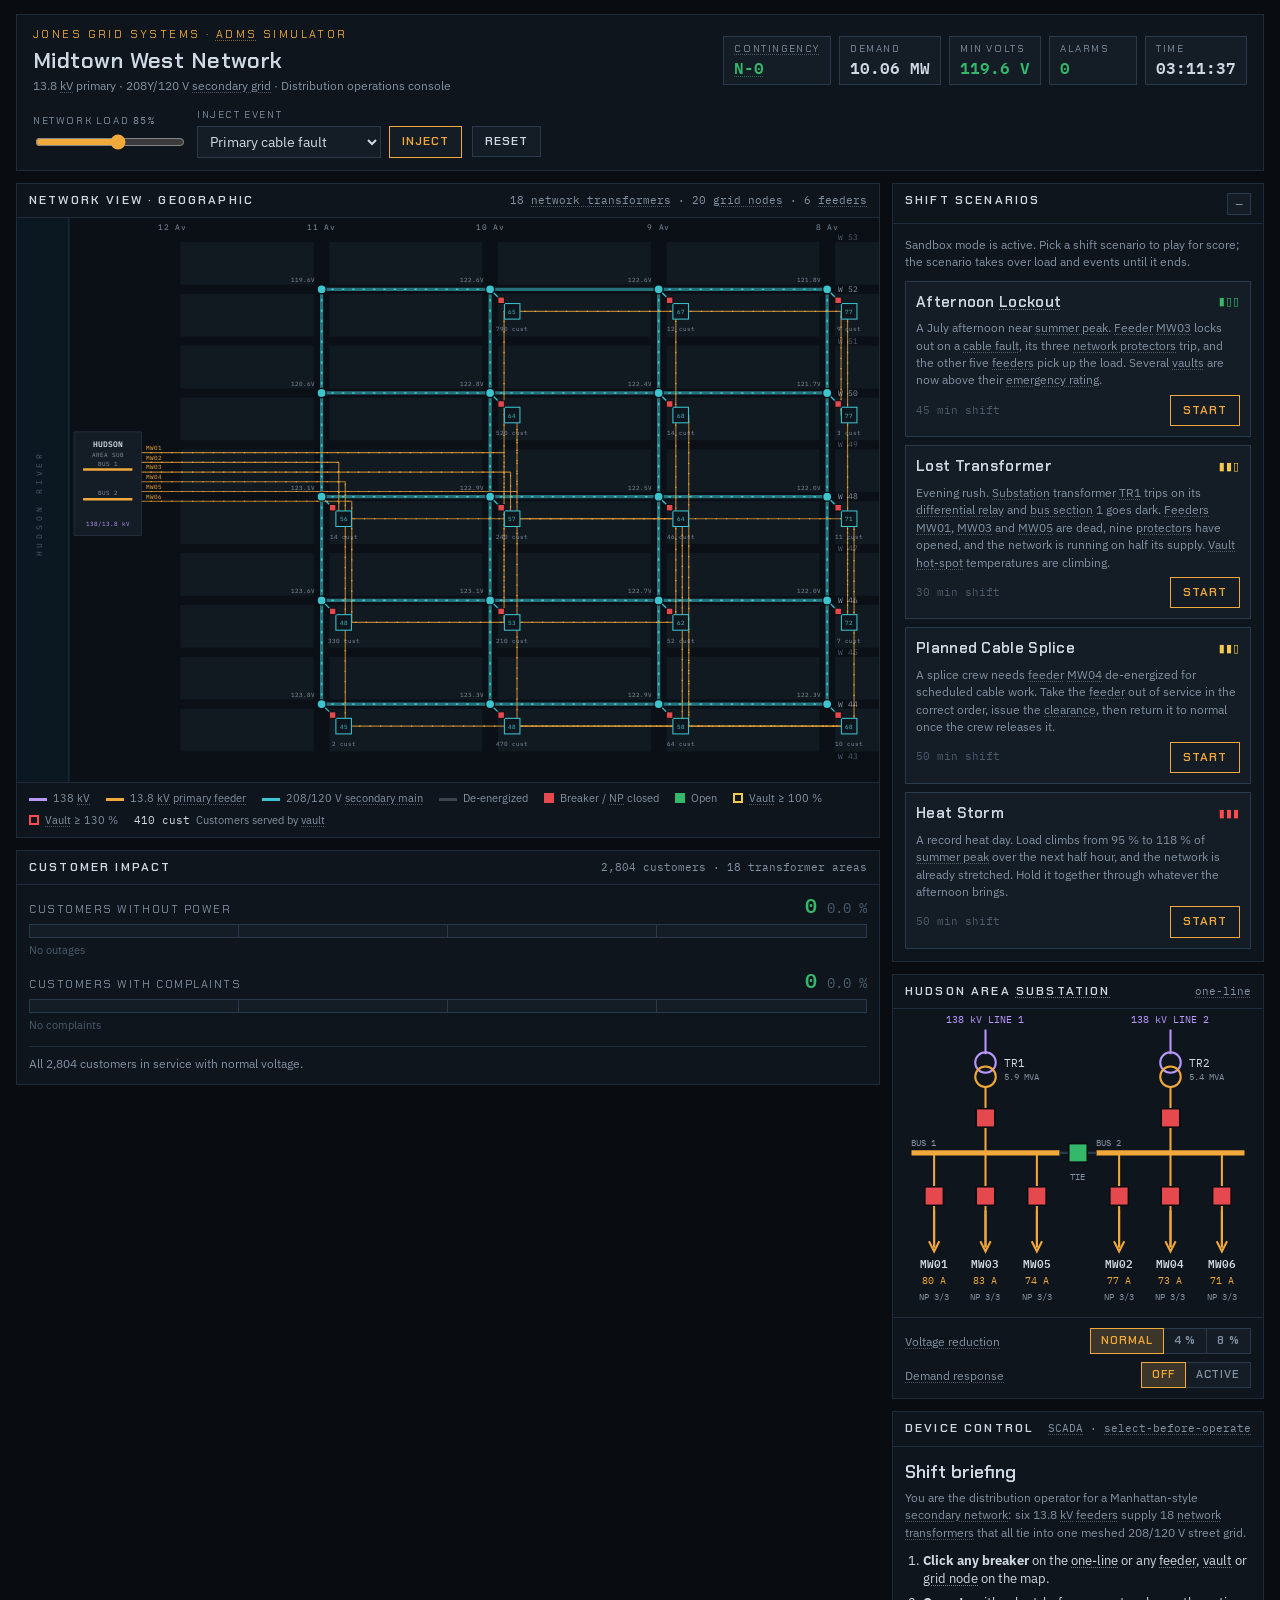
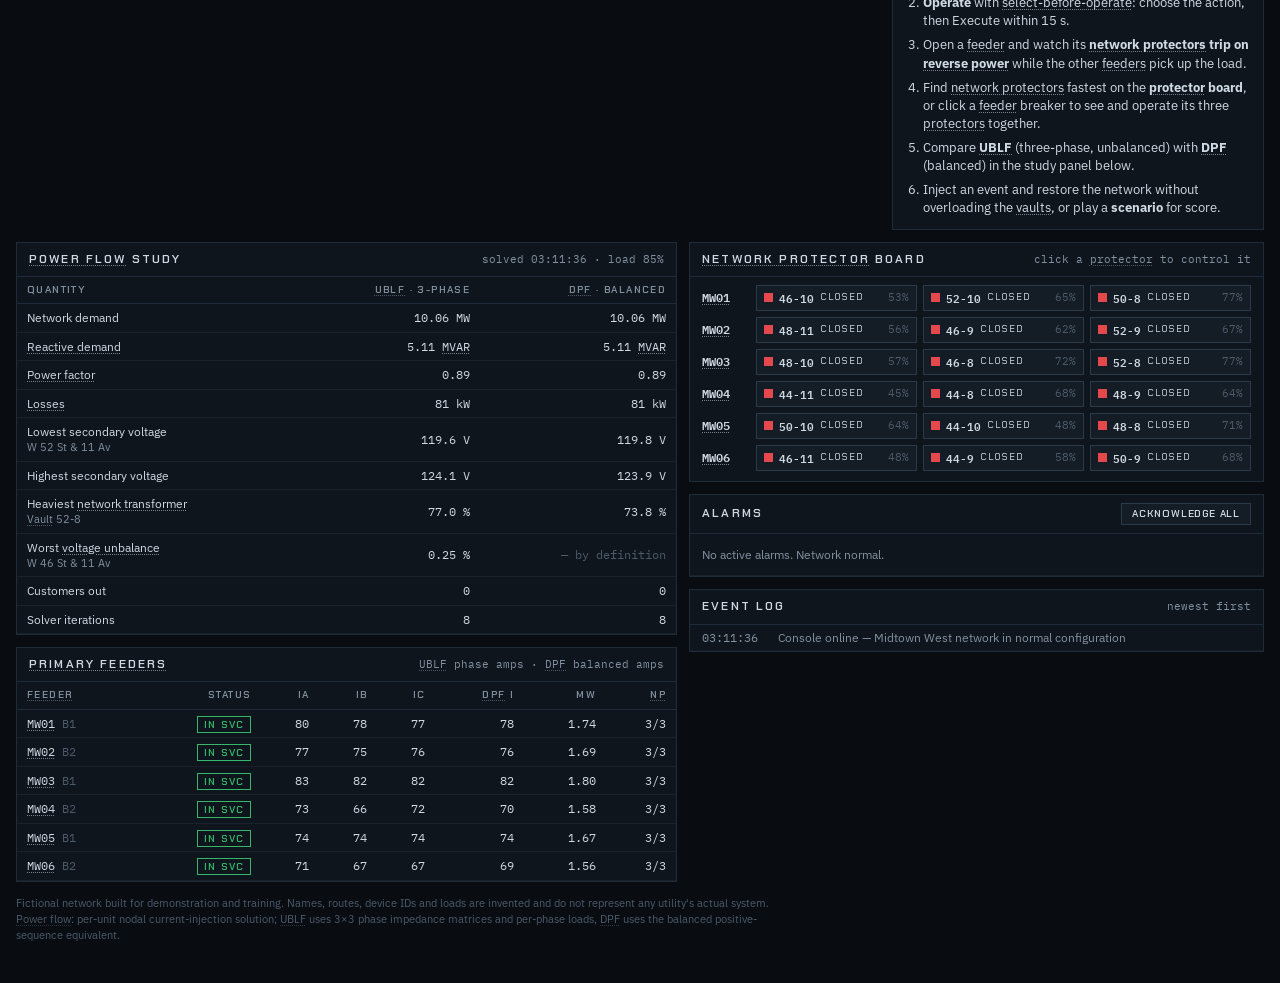
<file: index.html>
<!doctype html>
<html lang="en">
<head>
<meta charset="utf-8"><meta name="viewport" content="width=device-width, initial-scale=1, viewport-fit=cover"><style>html,body{margin:0}[hidden]{display:none!important}</style>
<title>Midtown West ADMS · GridGame</title>
<meta name="description" content="GridGame: a browser-based distribution operations (ADMS) simulator for a fictional 13.8 kV / 208Y-120 V secondary network.">
<link rel="preconnect" href="https://fonts.googleapis.com">
<link rel="stylesheet" href="https://fonts.googleapis.com/css2?family=Chakra+Petch:wght@500;600;700&family=IBM+Plex+Mono:wght@400;500;600&family=IBM+Plex+Sans:wght@400;500;600&display=swap">
</head><body>
<style>
/* Layout: control-room console — header strip, geographic network view + substation one-line,
   then study results and the alarm / event console underneath. Deliberately single dark theme. */
:root {
  color-scheme: dark;
  --bg: #090d12; --panel: #0f151c; --panel2: #141c25; --rule: #1f2b38; --rule2: #2a3a4b;
  --text: #cfd9e3; --dim: #8291a1; --faint: #4c5b6b;
  --block: #111921; --street: #0b1016; --water: #0b1822; --waterline: #14303f;
  --hv: #b897ff; --mv: #f2a93b; --lv: #3cc4cf; --dead: #3a4552;
  --closed: #e5484d; --open: #36b86a;
  --ok: #36b86a; --warn: #f2c94c; --crit: #ff4d4f; --info: #6aa8ff;
  --f-display: "Chakra Petch", "Bahnschrift", "Arial Narrow", sans-serif;
  --f-body: "IBM Plex Sans", system-ui, -apple-system, "Segoe UI", sans-serif;
  --f-data: "IBM Plex Mono", ui-monospace, "SFMono-Regular", Consolas, monospace;
}
html, body { background: var(--bg); color: var(--text); }
body { font-family: var(--f-body); font-size: 14px; line-height: 1.45;
  padding-left: max(16px, env(safe-area-inset-left, 0px)); padding-right: max(16px, env(safe-area-inset-right, 0px)); padding-block: 14px 28px; }
* { box-sizing: border-box; }
button, select, input { font: inherit; color: inherit; }
.num { font-family: var(--f-data); font-variant-numeric: tabular-nums; }

/* header */
.top { display: flex; flex-wrap: wrap; gap: 14px 22px; align-items: center; justify-content: space-between;
  border: 1px solid var(--rule); background: var(--panel); padding: 12px 16px; }
.brand .eyebrow { font-family: var(--f-display); font-size: 11px; letter-spacing: .22em; color: var(--mv); text-transform: uppercase; }
.brand h1 { margin: 2px 0 0; font-family: var(--f-display); font-weight: 600; font-size: 22px; letter-spacing: .02em; text-wrap: balance; }
.brand .sub { color: var(--dim); font-size: 12px; }
.chips { display: flex; flex-wrap: wrap; gap: 8px; }
.chip { border: 1px solid var(--rule2); background: var(--panel2); padding: 5px 10px; min-width: 88px; }
.chip .k { font-family: var(--f-display); font-size: 10px; letter-spacing: .16em; text-transform: uppercase; color: var(--dim); }
.chip .v { font-family: var(--f-data); font-size: 16px; font-weight: 600; font-variant-numeric: tabular-nums; }
.chip.ok .v { color: var(--ok); } .chip.warn .v { color: var(--warn); } .chip.crit .v { color: var(--crit); }
.chip.crit { border-color: color-mix(in srgb, var(--crit) 55%, var(--rule2)); }
.controls { display: flex; flex-wrap: wrap; gap: 10px; align-items: center; }
.ctl { display: flex; flex-direction: column; gap: 3px; }
.ctl label { font-family: var(--f-display); font-size: 10px; letter-spacing: .16em; text-transform: uppercase; color: var(--dim); }
input[type=range] { accent-color: var(--mv); width: 150px; }
select { background: var(--panel2); border: 1px solid var(--rule2); padding: 5px 8px; }
.btn { background: var(--panel2); border: 1px solid var(--rule2); padding: 6px 12px; cursor: pointer;
  font-family: var(--f-display); font-weight: 600; letter-spacing: .08em; text-transform: uppercase; font-size: 12px; }
.btn:hover:not(:disabled) { border-color: var(--dim); }
.btn:disabled { opacity: .4; cursor: not-allowed; }
.btn.primary { border-color: var(--mv); color: var(--mv); }
.btn.danger { border-color: var(--crit); color: var(--crit); }
.btn.go { border-color: var(--open); color: var(--open); }
:focus-visible { outline: 2px solid var(--info); outline-offset: 2px; }

/* grid */
.grid { display: grid; gap: 12px; margin-top: 12px; grid-template-columns: minmax(0, 1fr) 372px; }
.panel { border: 1px solid var(--rule); background: var(--panel); min-width: 0; }
.ph { display: flex; justify-content: space-between; align-items: baseline; gap: 10px; padding: 8px 12px; border-bottom: 1px solid var(--rule); }
.ph h2 { margin: 0; font-family: var(--f-display); font-size: 12px; font-weight: 600; letter-spacing: .18em; text-transform: uppercase; }
.ph .meta { color: var(--dim); font-size: 11px; font-family: var(--f-data); }
.side { display: flex; flex-direction: column; gap: 12px; min-width: 0; }
.mapwrap { overflow-x: auto; }
#map { display: block; width: 100%; min-width: 620px; height: auto; }
#oneline { display: block; width: 100%; height: auto; }
.legend { display: flex; flex-wrap: wrap; gap: 6px 16px; padding: 8px 12px; border-top: 1px solid var(--rule); color: var(--dim); font-size: 11px; }
.legend i { display: inline-block; width: 18px; height: 3px; vertical-align: middle; margin-right: 6px; }
.legend b { display: inline-block; width: 10px; height: 10px; vertical-align: -1px; margin-right: 6px; }

/* svg */
svg text { font-family: var(--f-data); }
.sel-hit { cursor: pointer; }
.flow { stroke-dasharray: 2 14; animation: flow 1.6s linear infinite; }
.flow.rev { animation-direction: reverse; }
@keyframes flow { to { stroke-dashoffset: -32; } }
.blink { animation: blink 1s steps(2, start) infinite; }
@keyframes blink { to { visibility: hidden; } }
@media (prefers-reduced-motion: reduce) { .flow { animation: none; stroke-dasharray: none; opacity: .0; } .blink { animation: none; } }

/* device panel */
.dev { padding: 12px; display: flex; flex-direction: column; gap: 10px; }
.dev h3 { margin: 0; font-family: var(--f-display); font-size: 18px; font-weight: 600; }
.dev .type { color: var(--dim); font-size: 12px; }
.state { display: inline-flex; align-items: center; gap: 8px; font-family: var(--f-display); font-weight: 600; letter-spacing: .1em; font-size: 13px; }
.state .sq { width: 14px; height: 14px; }
.kv { display: grid; grid-template-columns: auto 1fr; gap: 3px 14px; font-size: 12px; }
.kv dt { color: var(--dim); } .kv dd { margin: 0; font-family: var(--f-data); font-variant-numeric: tabular-nums; text-align: right; }
.phases { display: grid; grid-template-columns: 54px repeat(3, 1fr); gap: 2px 8px; font-size: 12px; font-family: var(--f-data); font-variant-numeric: tabular-nums; }
.phases .h { color: var(--dim); font-family: var(--f-display); font-size: 10px; letter-spacing: .14em; text-align: right; }
.phases .h:first-child { text-align: left; }
.phases span { text-align: right; } .phases span.l { text-align: left; color: var(--dim); }
.btnrow { display: flex; flex-wrap: wrap; gap: 8px; }
.sbo { border: 1px dashed var(--warn); padding: 8px 10px; color: var(--warn); font-size: 12px; display: flex; flex-direction: column; gap: 8px; }
.note { color: var(--dim); font-size: 12px; margin: 0; }
.tagbadge { color: #10151b; background: var(--warn); font-family: var(--f-display); font-weight: 700; font-size: 11px; padding: 1px 6px; letter-spacing: .1em; }
.brief ol { margin: 0; padding-left: 18px; display: flex; flex-direction: column; gap: 6px; font-size: 12.5px; max-width: 62ch; }
.brief b { color: var(--text); }

/* results + console */
.lower { display: grid; gap: 12px; margin-top: 12px; grid-template-columns: minmax(0, 1.15fr) minmax(0, 1fr); }
.tbl { width: 100%; border-collapse: collapse; font-size: 12px; }
.tbl th { font-family: var(--f-display); font-weight: 600; font-size: 10px; letter-spacing: .14em; text-transform: uppercase; color: var(--dim); text-align: right; padding: 6px 10px; border-bottom: 1px solid var(--rule); white-space: nowrap; }
.tbl th:first-child, .tbl td:first-child { text-align: left; }
.tbl td { padding: 5px 10px; border-bottom: 1px solid color-mix(in srgb, var(--rule) 60%, transparent); text-align: right; font-family: var(--f-data); font-variant-numeric: tabular-nums; white-space: nowrap; }
.tbl td.lab { font-family: var(--f-body); color: var(--text); }
.tbl td .loc { display: block; color: var(--dim); font-size: 10.5px; font-family: var(--f-body); }
.tbl tr.clickable { cursor: pointer; } .tbl tr.clickable:hover td { background: var(--panel2); }
.tblwrap { overflow-x: auto; }
.c-ok { color: var(--ok); } .c-warn { color: var(--warn); } .c-crit { color: var(--crit); } .c-dim { color: var(--faint); }
.pill { font-family: var(--f-display); font-size: 10px; font-weight: 600; letter-spacing: .12em; padding: 1px 6px; border: 1px solid currentColor; }
.stack { display: flex; flex-direction: column; gap: 12px; min-width: 0; }
.alarms, .events { list-style: none; margin: 0; padding: 0; max-height: 230px; overflow-y: auto; }
.alarms li { display: grid; grid-template-columns: 6px 64px minmax(0, 1fr) auto; gap: 10px; align-items: center; padding: 6px 12px 6px 0; border-bottom: 1px solid color-mix(in srgb, var(--rule) 60%, transparent); font-size: 12px; }
.alarms .bar { align-self: stretch; }
.alarms .sev { font-family: var(--f-display); font-size: 10px; letter-spacing: .14em; font-weight: 700; }
.alarms li.unack .txt { font-weight: 600; }
.alarms .ack { font-size: 10px; padding: 2px 8px; }
.alarms .empty, .events .empty { padding: 12px; color: var(--dim); font-size: 12px; grid-template-columns: 1fr; }
.events li { display: grid; grid-template-columns: 66px minmax(0, 1fr); gap: 10px; padding: 4px 12px; font-size: 12px; border-bottom: 1px solid color-mix(in srgb, var(--rule) 40%, transparent); }
.events time { font-family: var(--f-data); color: var(--dim); font-variant-numeric: tabular-nums; }
.foot { margin-top: 14px; color: var(--faint); font-size: 11px; max-width: 110ch; }

/* protector board + chips */
.npboard { padding: 8px 12px 10px; display: flex; flex-direction: column; gap: 6px; }
.nprow { display: grid; grid-template-columns: 46px minmax(0, 1fr); gap: 8px; align-items: center; }
.npf { font-family: var(--f-data); font-size: 12px; font-weight: 600; cursor: pointer; }
.npchips { display: grid; grid-template-columns: repeat(3, minmax(0, 1fr)); gap: 6px; }
.npchip { display: flex; align-items: center; gap: 6px; min-width: 0; padding: 4px 7px; background: var(--panel2); border: 1px solid var(--rule2); cursor: pointer; font-size: 11px; text-align: left; }
.npchip:hover { border-color: var(--dim); }
.npchip.on { border-color: var(--text); }
.npchip .sq { width: 9px; height: 9px; flex: none; }
.npchip .npid { font-family: var(--f-data); font-weight: 600; }
.npchip .npst { font-family: var(--f-display); font-size: 9.5px; letter-spacing: .1em; flex: 1; min-width: 0; overflow: hidden; text-overflow: ellipsis; }
.npchip .tagbadge { padding: 0 4px; font-size: 9px; }
.grp { border-top: 1px solid var(--rule); padding-top: 10px; display: flex; flex-direction: column; gap: 8px; }
.grp .npchips { grid-template-columns: minmax(0, 1fr); }
.grp-h { font-family: var(--f-display); font-size: 10px; letter-spacing: .16em; text-transform: uppercase; color: var(--dim); }
@media (max-width: 560px) { .npchip .npst { display: none; } }

[hidden] { display: none !important; }
/* minimize toggle */
.ph h2 { white-space: nowrap; }
.phr .meta { overflow: hidden; text-overflow: ellipsis; white-space: nowrap; }
.phr { display: flex; align-items: center; gap: 10px; min-width: 0; }
.mintog { width: 24px; height: 22px; display: grid; place-items: center; background: var(--panel2); border: 1px solid var(--rule2); cursor: pointer; font-family: var(--f-data); font-size: 14px; line-height: 1; color: var(--dim); flex: none; }
.mintog:hover { color: var(--text); border-color: var(--dim); }
.ph.collapsed { border-bottom: 0; }

/* customer impact */
.imp { padding: 10px 12px 12px; display: flex; flex-direction: column; gap: 12px; }
.irow { display: flex; flex-direction: column; gap: 5px; }
.ihead { display: flex; align-items: baseline; gap: 10px; }
.ihead .k { font-family: var(--f-display); font-size: 11px; letter-spacing: .14em; text-transform: uppercase; color: var(--dim); flex: 1; min-width: 0; }
.ihead .iv { font-size: 20px; font-weight: 600; line-height: 1; }
.ibar { display: flex; height: 14px; background: var(--panel2); border: 1px solid var(--rule2); overflow: hidden;
  background-image: linear-gradient(90deg, transparent calc(25% - 1px), var(--rule2) calc(25% - 1px) 25%, transparent 25% calc(50% - 1px), var(--rule2) calc(50% - 1px) 50%, transparent 50% calc(75% - 1px), var(--rule2) calc(75% - 1px) 75%, transparent 75%); }
.ibar span { display: block; height: 100%; transition: width .4s ease; }
.ibar span + span { border-left: 1px solid var(--bg); }
.icauses { display: flex; flex-wrap: wrap; gap: 4px 14px; font-size: 11px; color: var(--dim); }
.icauses b { display: inline-block; width: 9px; height: 9px; margin-right: 5px; vertical-align: -1px; }
.icauses .num { color: var(--text); }
.iworst { border-top: 1px solid var(--rule); padding-top: 8px; }
.ilink { background: none; border: 0; padding: 0; color: var(--text); text-decoration: underline; text-decoration-color: var(--rule2); text-underline-offset: 3px; cursor: pointer; font-size: inherit; }
.ilink:hover { text-decoration-color: var(--text); }
@media (prefers-reduced-motion: reduce) { .ibar span { transition: none; } }

/* system controls */
.sys { border-top: 1px solid var(--rule); padding: 10px 12px; display: flex; flex-direction: column; gap: 8px; }
.sysrow { display: flex; justify-content: space-between; align-items: center; gap: 10px; flex-wrap: wrap; font-size: 12px; color: var(--dim); }
.seg { display: inline-flex; }
.seg .btn { padding: 4px 10px; font-size: 11px; }
.seg .btn + .btn { border-left-width: 0; }
.btn.on { background: color-mix(in srgb, var(--mv) 18%, var(--panel2)); border-color: var(--mv); color: var(--mv); }

/* mission */
.mission { padding: 12px; display: flex; flex-direction: column; gap: 10px; }
.mission h3 { margin: 0; font-family: var(--f-display); font-size: 18px; font-weight: 600; }
.mission .type { color: var(--dim); font-size: 12px; }
.scens { display: flex; flex-direction: column; gap: 8px; }
.scen { border: 1px solid var(--rule2); background: var(--panel2); padding: 10px; display: flex; flex-direction: column; gap: 6px; }
.scen p { margin: 0; font-size: 12px; color: var(--dim); }
.scen-h, .scen-f { display: flex; justify-content: space-between; align-items: center; gap: 8px; }
.scen-h b { font-family: var(--f-display); font-size: 15px; font-weight: 600; letter-spacing: .02em; }
.scen-f span { font-size: 11px; }
.diff { font-size: 11px; letter-spacing: 1px; }
.diff.d1 { color: var(--ok); } .diff.d2 { color: var(--warn); } .diff.d3 { color: var(--crit); }
.mhead { display: flex; justify-content: space-between; align-items: flex-start; gap: 10px; }
.mclock { text-align: right; font-size: 11px; }
.big { font-size: 22px; font-weight: 600; line-height: 1.1; }
.tip { border-left: 2px solid var(--mv); padding-left: 8px; }
.objs { list-style: none; margin: 0; padding: 0; display: flex; flex-direction: column; gap: 5px; font-size: 12.5px; }
.objs li { display: grid; grid-template-columns: 16px minmax(0, 1fr); gap: 6px; }
.objs em { font-style: normal; font-size: 11px; }
.mstats { display: grid; grid-template-columns: auto minmax(0, 1fr) auto; gap: 12px; border-block: 1px solid var(--rule); padding-block: 8px; font-size: 12px; align-items: end; }
.mstats > div { display: flex; flex-direction: column; gap: 2px; min-width: 0; }
.mstats .k { font-family: var(--f-display); font-size: 10px; letter-spacing: .14em; text-transform: uppercase; color: var(--dim); }
.mission .btnrow { justify-content: space-between; }
.deb { display: flex; gap: 14px; align-items: center; }
.grade { font-family: var(--f-display); font-size: 44px; font-weight: 700; width: 64px; height: 64px; display: grid; place-items: center; border: 2px solid currentColor; flex: none; }
.gA, .gB { color: var(--ok); } .gC, .gD { color: var(--warn); } .gF { color: var(--crit); }
.tbl.score td { padding: 4px 0; }

@media (max-width: 1080px) { .grid { grid-template-columns: minmax(0, 1fr); } .lower { grid-template-columns: minmax(0, 1fr); } }
@media (max-width: 560px) { .brand h1 { font-size: 18px; } input[type=range] { width: 120px; } .chip { min-width: 0; flex: 1 1 40%; } }
</style>

<header class="top">
  <div class="brand">
    <div class="eyebrow">Jones Grid Systems · ADMS Simulator</div>
    <h1>Midtown West Network</h1>
    <div class="sub">13.8 kV primary · 208Y/120 V secondary grid · Distribution operations console</div>
  </div>
  <div class="chips" id="chips"></div>
  <div class="controls">
    <div class="ctl"><label for="load">Network load <span id="loadv" class="num"></span></label>
      <input id="load" type="range" min="40" max="120" step="1" value="85"></div>
    <div class="ctl"><label for="evt">Inject event</label>
      <div class="btnrow"><select id="evt">
        <option value="fault">Primary cable fault</option>
        <option value="tr1">Substation TR1 trip</option>
        <option value="tr2">Substation TR2 trip</option>
        <option value="heat">Heat wave (110% load)</option>
      </select><button class="btn primary" id="inject">Inject</button></div></div>
    <div class="ctl"><label>&nbsp;</label><button class="btn" id="reset">Reset</button></div>
  </div>
</header>

<div class="grid">
  <div class="stack">
  <section class="panel">
    <div class="ph"><h2>Network view · geographic</h2><span class="meta" id="mapmeta"></span></div>
    <div class="mapwrap"><svg id="map" viewBox="-470 -110 1330 870" role="img" aria-label="Map of the Midtown West secondary network"></svg></div>
    <div class="legend">
      <span><i style="background:var(--hv)"></i>138 kV</span>
      <span><i style="background:var(--mv)"></i>13.8 kV primary feeder</span>
      <span><i style="background:var(--lv)"></i>208/120 V secondary main</span>
      <span><i style="background:var(--dead)"></i>De-energized</span>
      <span><b style="background:var(--closed)"></b>Breaker / NP closed</span>
      <span><b style="background:var(--open)"></b>Open</span>
      <span><b style="border:2px solid var(--warn)"></b>Vault ≥ 100 %</span>
      <span><b style="border:2px solid var(--crit)"></b>Vault ≥ 130 %</span>
      <span><span class="num" style="color:var(--text);margin-right:6px">410 cust</span>Customers served by vault</span>
    </div>
  </section>
  <section class="panel">
    <div class="ph"><h2>Customer impact</h2><span class="meta" id="impmeta"></span></div>
    <div class="imp" id="impact"></div>
  </section>
  </div>
  <div class="side">
    <section class="panel">
      <div class="ph"><h2>Shift scenarios</h2><div class="phr"><span class="meta" id="mission-meta"></span><button class="mintog" id="mission-toggle" aria-expanded="true" aria-controls="mission" title="Minimize">–</button></div></div>
      <div class="mission" id="mission"></div>
    </section>
    <section class="panel">
      <div class="ph"><h2>Hudson Area Substation</h2><span class="meta">one-line</span></div>
      <svg id="oneline" viewBox="0 0 360 300" role="img" aria-label="Substation one-line diagram"></svg>
      <div class="sys" id="sysctl"></div>
    </section>
    <section class="panel">
      <div class="ph"><h2>Device control</h2><span class="meta">SCADA · select-before-operate</span></div>
      <div class="dev" id="dev"></div>
    </section>
  </div>
</div>

<div class="lower">
  <div class="stack">
    <section class="panel">
      <div class="ph"><h2>Power flow study</h2><span class="meta" id="pfmeta"></span></div>
      <div class="tblwrap"><table class="tbl" id="study"></table></div>
    </section>
    <section class="panel">
      <div class="ph"><h2>Primary feeders</h2><span class="meta">UBLF phase amps · DPF balanced amps</span></div>
      <div class="tblwrap"><table class="tbl" id="feeders"></table></div>
    </section>
  </div>
  <div class="stack">
    <section class="panel">
      <div class="ph"><h2>Network protector board</h2><span class="meta">click a protector to control it</span></div>
      <div class="npboard" id="npboard"></div>
    </section>
    <section class="panel">
      <div class="ph"><h2>Alarms</h2><button class="btn" id="ackall" style="padding:3px 10px;font-size:10px">Acknowledge all</button></div>
      <ul class="alarms" id="alarms"></ul>
    </section>
    <section class="panel">
      <div class="ph"><h2>Event log</h2><span class="meta">newest first</span></div>
      <ul class="events" id="events"></ul>
    </section>
  </div>
</div>

<p class="foot">Fictional network built for demonstration and training. Names, routes, device IDs and loads are invented and do not represent any utility's actual system. Power flow: per-unit nodal current-injection solution; UBLF uses 3×3 phase impedance matrices and per-phase loads, DPF uses the balanced positive-sequence equivalent.</p>

<script src="js/gridengine.js"></script>
<script>
(function () {
  'use strict';
  const E = window.GridEngine, M = E.buildModel();
  let S = E.createState(M), R = null;
  let sel = null;          // {t:'sw'|'node'|'vault', id}
  let armed = null;        // {id, act, until}
  let busy = false;
  const crews = {};        // feeder -> eta ms
  const acked = new Set();
  const log = [];
  const $ = (id) => document.getElementById(id);
  const esc = (s) => String(s).replace(/[&<>"]/g, c => ({ '&': '&amp;', '<': '&lt;', '>': '&gt;', '"': '&quot;' }[c]));
  const f0 = (x) => Math.round(x).toLocaleString('en-US');
  const f1 = (x) => x.toFixed(1), f2 = (x) => x.toFixed(2);
  const hhmmss = (d) => d.toTimeString().slice(0, 8);
  const nodeOf = (id) => M.nodes[M.nIndex.get(id)];
  const gridLabel = (id) => (M.gridNodes.find(g => g.id === id) || {}).label || id;
  const vaultById = (id) => M.vaults.find(v => v.id === id);
  const feederById = (id) => M.feeders.find(f => f.id === id);

  function addLog(sev, msg) { log.unshift({ t: new Date(), sev, msg }); if (log.length > 250) log.pop(); }

  /* ------------------------------ customers ------------------------------ */
  // Each grid node's customers are served from the nearest network transformer vault (corners without a
  // vault fall to the closest one). Counts are fixed by the model; impact is recomputed after every study.
  const AREA = {}, VCUST = {};
  for (const L of M.loads) {
    const n = nodeOf(L.node);
    const v = M.vaults.reduce((b, x) => { const d = Math.abs(nodeOf(x.node).x - n.x) + Math.abs(nodeOf(x.node).y - n.y); return !b || d < b.d ? { v: x, d } : b; }, null).v;
    AREA[L.node] = v.id; VCUST[v.id] = (VCUST[v.id] || 0) + L.cust;
  }
  const CUST_TOTAL = M.loads.reduce((a, L) => a + L.cust, 0);
  const OUTC = { dead: ['Network de-energized', 'var(--crit)'], fail: ['Vault failure isolation', '#b8323a'] };
  const CMPC = { lowv: ['Low voltage', 'var(--warn)'], highv: ['High voltage', 'var(--info)'], unbal: ['Phase unbalance', 'var(--hv)'],
    dr: ['Demand response curtailment', 'var(--mv)'], heat: ['Smoking manhole (vault ≥ 130 %)', 'var(--crit)'] };
  function impact() {
    const U = R.summary.U, r = { out: 0, cmp: 0, outBy: {}, cmpBy: {}, areas: {} };
    const add = (o, k, n) => { o[k] = (o[k] || 0) + n; };
    for (const L of M.loads) {
      const area = AREA[L.node], nd = U.nodes[L.node], c = L.cust;
      const a = r.areas[area] || (r.areas[area] = { out: 0, cmp: 0, why: {} });
      const dead = !nd.V ? 'dead' : S.failed[area] ? 'fail' : null;
      if (dead) { r.out += c; add(r.outBy, dead, c); a.out += c; add(a.why, dead, c); continue; }
      const hi = Math.max(...nd.V), vp = U.vaults[area] ? U.vaults[area].pct : 0;
      const f = {
        lowv: nd.min < 114 ? Math.min(0.85, 0.1 + (114 - nd.min) * 0.09) : 0,     // ANSI Range A floor; ~46 % calling at 110 V
        highv: hi > 126 ? Math.min(0.6, 0.1 + (hi - 126) * 0.1) : 0,
        unbal: nd.vuf > 2 ? Math.min(0.4, 0.1 + (nd.vuf - 2) * 0.1) : 0,        // three-phase motors run hot above 2 %
        dr: S.dr && L.pf < 0.93 ? 0.15 : 0,                                      // curtailed commercial accounts
        heat: vp >= 130 ? 0.12 : 0
      };
      const k = Object.keys(f).reduce((b, x) => f[x] > f[b] ? x : b, 'lowv'), n = Math.round(c * f[k]);
      if (n > 0) { r.cmp += n; add(r.cmpBy, k, n); a.cmp += n; add(a.why, k, n); }
    }
    return r;
  }

  let ptrDown = false, pendingRender = false;
  function study(quiet) {
    R = E.runStudy(M, S);
    R.events.forEach(e => addLog(e.sev, e.msg));
    if (quiet && ptrDown) { pendingRender = true; return; }
    render();
  }
  document.addEventListener('pointerdown', () => { ptrDown = true; });
  const up = () => { setTimeout(() => { ptrDown = false; if (pendingRender) { pendingRender = false; render(); } }, 0); };
  document.addEventListener('pointerup', up); document.addEventListener('pointercancel', up);

  /* ------------------------------ alarms ------------------------------ */
  function alarms() {
    const U = R.summary.U, out = [];
    for (const k of [1, 2]) {
      const sw = S.sw['CB-TR' + k];
      if (!sw.closed) out.push({ id: 'TR' + k, sev: 'crit', dev: 'CB-TR' + k, text: `TR${k} 13.8 kV main breaker open${sw.lockout ? ' — ' + sw.lockout : ''}` });
    }
    for (const k of [1, 2]) {
      const n = R.ublf.nodeV[M.nIndex.get('BUS' + k)];
      if (!n) out.push({ id: 'BUS' + k, sev: 'crit', dev: 'CB-BT', text: `13.8 kV bus section ${k} de-energized` });
    }
    for (const f of M.feeders) {
      const sw = S.sw[f.breaker], fr = U.feeders[f.id];
      if (S.faults[f.id]) out.push({ id: 'FLT' + f.id, sev: 'crit', dev: f.breaker, text: `${f.id} primary cable fault — lockout${crews[f.id] ? ', crew en route' : ''}` });
      else if (!sw.closed) out.push({ id: 'OUT' + f.id, sev: 'high', dev: f.breaker, text: `${f.id} feeder out of service` });
      else if (!fr.energized) out.push({ id: 'DEAD' + f.id, sev: 'high', dev: f.breaker, text: `${f.id} breaker closed but bus de-energized` });
      if (fr.Imax > f.ratingA) out.push({ id: 'OVL' + f.id, sev: 'high', dev: f.breaker, text: `${f.id} head current ${f0(fr.Imax)} A exceeds ${f.ratingA} A rating` });
    }
    for (const v of M.vaults) {
      const r = U.vaults[v.id];
      if (r.pct >= 130) out.push({ id: 'TRL' + v.id, sev: 'crit', dev: 'V:' + v.id, text: `${v.tr} at ${f0(r.pct)}% — above emergency rating` });
      else if (r.pct >= 100) out.push({ id: 'TRL' + v.id, sev: 'high', dev: 'V:' + v.id, text: `${v.tr} overloaded ${f0(r.pct)}%` });
      if (S.sw[v.np].manual) out.push({ id: 'NPM' + v.id, sev: 'info', dev: 'V:' + v.id, text: `${v.np} blocked open by operator` });
    }
    for (const g of M.gridNodes) {
      const r = U.nodes[g.id];
      if (!r.V) { out.push({ id: 'DN' + g.id, sev: 'crit', dev: 'N:' + g.id, text: `${g.label} de-energized` }); continue; }
      const ph = 'ABC'[r.V.indexOf(r.min)];
      if (r.min < 110) out.push({ id: 'LV' + g.id, sev: 'crit', dev: 'N:' + g.id, text: `Low voltage ${f1(r.min)} V ph ${ph} · ${g.label}` });
      else if (r.min < 114) out.push({ id: 'LV' + g.id, sev: 'high', dev: 'N:' + g.id, text: `Low voltage ${f1(r.min)} V ph ${ph} · ${g.label}` });
      if (Math.max(...r.V) > 126) out.push({ id: 'HV' + g.id, sev: 'high', dev: 'N:' + g.id, text: `High voltage ${f1(Math.max(...r.V))} V · ${g.label}` });
      if (r.vuf > 2) out.push({ id: 'VU' + g.id, sev: 'med', dev: 'N:' + g.id, text: `Voltage unbalance ${f2(r.vuf)}% · ${g.label}` });
    }
    for (const v of M.vaults) {
      if (S.failed[v.id]) out.push({ id: 'FAIL' + v.id, sev: 'crit', dev: 'V:' + v.id, text: `${v.tr} FAILED — vault out of service` });
      else if (G && (G.heat[v.id] || 0) > 0.4) out.push({ id: 'HOT' + v.id, sev: 'high', dev: 'V:' + v.id, text: `${v.tr} hot-spot temperature rising — ${f0(G.heat[v.id] / HEAT_FAIL * 100)}% to failure` });
    }
    if (S.vr) out.push({ id: 'VR', sev: 'info', dev: '', text: `Voltage reduction ${S.vr * 100}% in effect at the substation` });
    if (S.dr) out.push({ id: 'DR', sev: 'info', dev: '', text: 'Demand response active — commercial load curtailed 15%' });
    const c = R.summary.contingency;
    if (c >= 2) out.push({ id: 'CONT' + c, sev: 'high', dev: '', text: `Network operating at N-${c} — beyond design contingency` });
    const rank = { crit: 0, high: 1, med: 2, info: 3 };
    return out.sort((a, b) => rank[a.sev] - rank[b.sev]);
  }
  const SEVC = { crit: 'var(--crit)', high: 'var(--warn)', med: 'var(--info)', info: 'var(--dim)' };
  const SEVL = { crit: 'CRIT', high: 'HIGH', med: 'MED', info: 'INFO' };

  /* ------------------------------ map ------------------------------ */
  const AVX = [-230, 0, 260, 520, 780, 1040];
  function vaultColor(pct, live) { return !live ? 'var(--dead)' : pct >= 130 ? 'var(--crit)' : pct >= 100 ? 'var(--warn)' : 'var(--lv)'; }
  function voltColor(r) { if (!r || !r.V) return 'var(--dead)'; return r.min < 110 ? 'var(--crit)' : r.min < 114 || Math.max(...r.V) > 126 ? 'var(--warn)' : 'var(--lv)'; }
  function pSum(br) { return br ? br.S.reduce((a, s) => a + s[0], 0) : 0; }

  function feederRoute(f, k) {
    const pts = [[-280, 252 + k * 15]], o = (k - 2.5) * 5;
    let [px, py] = pts[0];
    for (const vid of f.vaults) {
      const v = vaultById(vid);
      pts.push([v.x + o, py], [v.x + o, v.y], [v.x, v.y]); px = v.x; py = v.y;
    }
    return pts.map(p => p.join(',')).join(' ');
  }

  function renderMap() {
    const U = R.summary.U, h = [];
    h.push(`<rect x="-470" y="-110" width="1330" height="870" fill="var(--street)"/>`);
    h.push(`<rect x="-470" y="-110" width="80" height="870" fill="var(--water)"/><line x1="-390" y1="-110" x2="-390" y2="760" stroke="var(--waterline)" stroke-width="2"/>`);
    h.push(`<text x="-432" y="330" fill="var(--faint)" font-size="13" letter-spacing="6" transform="rotate(-90 -432 330)" text-anchor="middle">HUDSON RIVER</text>`);
    for (let i = 0; i < AVX.length - 1; i++) for (let y = -80; y < 720; y += 80)
      h.push(`<rect x="${AVX[i] + 12}" y="${y + 7}" width="${AVX[i + 1] - AVX[i] - 24}" height="66" fill="var(--block)"/>`);
    for (let st = 53, y = -80; st >= 43; st--, y += 80)
      h.push(`<text x="796" y="${y + 4}" fill="${st % 2 ? 'var(--faint)' : 'var(--dim)'}" font-size="12">W ${st}</text>`);
    ['12 Av', '11 Av', '10 Av', '9 Av', '8 Av'].forEach((n, i) => h.push(`<text x="${AVX[i]}" y="-92" fill="var(--dim)" font-size="13" text-anchor="middle" letter-spacing="1">${n}</text>`));

    // secondary mains
    for (const b of M.mains) {
      const a = nodeOf(b.f), c = nodeOf(b.t), r = R.ublf.brRes[b.id], live = !!r;
      h.push(`<line x1="${a.x}" y1="${a.y}" x2="${c.x}" y2="${c.y}" stroke="${live ? 'var(--lv)' : 'var(--dead)'}" stroke-width="5" stroke-opacity="${live ? .55 : .8}" stroke-linecap="round"/>`);
      if (live && Math.abs(pSum(r)) > 0.004)
        h.push(`<line class="flow${pSum(r) < 0 ? ' rev' : ''}" x1="${a.x}" y1="${a.y}" x2="${c.x}" y2="${c.y}" stroke="var(--lv)" stroke-width="2.5" stroke-linecap="round"/>`);
    }
    // primary feeders
    const selF = sel && sel.t === 'sw' && sel.id.startsWith('CB-MW') ? sel.id.slice(3) : (sel && sel.t === 'vault' ? vaultById(sel.id).feeder : null);
    M.feeders.forEach((f, k) => {
      const live = U.feeders[f.id].energized, pts = feederRoute(f, k), on = selF === f.id;
      h.push(`<g class="sel-hit" data-sel="sw:${f.breaker}"><polyline points="${pts}" fill="none" stroke="transparent" stroke-width="14"/>`
        + `<polyline points="${pts}" fill="none" stroke="${live ? 'var(--mv)' : 'var(--dead)'}" stroke-width="${on ? 3.4 : 1.8}" stroke-opacity="${on ? 1 : (selF ? .3 : .7)}" ${live ? '' : 'stroke-dasharray="7 6"'} stroke-linejoin="round"/>`
        + (live ? `<polyline class="flow" points="${pts}" fill="none" stroke="var(--mv)" stroke-width="${on ? 3.4 : 1.8}" stroke-opacity="${selF && !on ? .3 : 1}"/>` : '')
        + `</g>`);
      h.push(`<text x="-271" y="${248 + k * 15}" fill="${live ? 'var(--mv)' : 'var(--faint)'}" font-size="10" ${on ? 'font-weight="600"' : ''}>${f.id}</text>`);
    });
    // substation
    const sub = M.SUB;
    h.push(`<g class="sel-hit" data-sel="sw:CB-BT"><rect x="${sub.x - 52}" y="${sub.y - 80}" width="104" height="160" fill="var(--panel2)" stroke="var(--rule2)"/>`
      + `<text x="${sub.x}" y="${sub.y - 56}" fill="var(--text)" font-size="12" text-anchor="middle" font-weight="600">HUDSON</text>`
      + `<text x="${sub.x}" y="${sub.y - 41}" fill="var(--dim)" font-size="10" text-anchor="middle">AREA SUB</text>`
      + `<text x="${sub.x}" y="${sub.y + 66}" fill="var(--hv)" font-size="10" text-anchor="middle">138/13.8 kV</text></g>`);
    for (const k of [1, 2]) {
      const live = !!R.ublf.nodeV[M.nIndex.get('BUS' + k)], y = sub.y - 22 + (k - 1) * 46;
      h.push(`<line x1="${sub.x - 38}" y1="${y}" x2="${sub.x + 38}" y2="${y}" stroke="${live ? 'var(--mv)' : 'var(--dead)'}" stroke-width="4"/>`
        + `<text x="${sub.x}" y="${y - 6}" fill="var(--dim)" font-size="9" text-anchor="middle">BUS ${k}</text>`);
    }
    // vaults
    for (const v of M.vaults) {
      const n = nodeOf(v.node), r = U.vaults[v.id], np = S.sw[v.np], col = vaultColor(r.pct, r.energized), on = sel && sel.t === 'vault' && sel.id === v.id;
      const mx = (n.x + v.x) / 2, my = (n.y + v.y) / 2;
      h.push(`<g class="sel-hit" data-sel="vault:${v.id}">`
        + `<line x1="${n.x}" y1="${n.y}" x2="${v.x}" y2="${v.y}" stroke="${np.closed ? 'var(--lv)' : 'var(--dead)'}" stroke-width="2"/>`
        + `<rect x="${v.x - 12}" y="${v.y - 12}" width="24" height="24" fill="var(--panel)" stroke="${col}" stroke-width="${r.pct >= 100 ? 3 : 1.6}" ${r.pct >= 130 ? 'class="blink"' : ''}/>`
        + (S.failed[v.id] ? `<rect x="${v.x - 12}" y="${v.y - 12}" width="24" height="24" fill="var(--crit)" fill-opacity=".25" stroke="var(--crit)" stroke-width="2"/><path d="M${v.x - 7} ${v.y - 7}L${v.x + 7} ${v.y + 7}M${v.x + 7} ${v.y - 7}L${v.x - 7} ${v.y + 7}" stroke="var(--crit)" stroke-width="2.5"/>`
          : `<text x="${v.x}" y="${v.y + 4}" fill="${col}" font-size="9" text-anchor="middle">${r.energized ? f0(r.pct) : '—'}</text>`)
        + (G && !S.failed[v.id] && (G.heat[v.id] || 0) > 0.02 ? `<rect x="${v.x - 12}" y="${v.y + 15}" width="24" height="4" fill="var(--rule2)"/><rect x="${v.x - 12}" y="${v.y + 15}" width="${Math.min(24, 24 * G.heat[v.id] / HEAT_FAIL)}" height="4" fill="var(--crit)"/>` : '')
        + `<circle cx="${mx}" cy="${my}" r="13" fill="transparent"/>`
        + `<rect x="${mx - 5}" y="${my - 5}" width="10" height="10" fill="${np.closed ? 'var(--closed)' : 'var(--open)'}" stroke="var(--bg)" stroke-width="1.5"/>`
        + (np.manual ? `<text x="${mx + 9}" y="${my - 6}" fill="var(--warn)" font-size="9" font-weight="600">M</text>` : '')
        + (on ? `<rect x="${v.x - 17}" y="${v.y - 17}" width="34" height="34" fill="none" stroke="var(--text)" stroke-dasharray="3 3"/>` : '')
        + `<text x="${v.x}" y="${v.y + 31}" fill="${S.failed[v.id] || !U.nodes[v.node].V ? 'var(--crit)' : 'var(--dim)'}" font-size="9" text-anchor="middle">${f0(VCUST[v.id] || 0)} cust</text>`
        + `</g>`);
    }
    // grid nodes
    for (const g of M.gridNodes) {
      const n = nodeOf(g.id), r = U.nodes[g.id], on = sel && sel.t === 'node' && sel.id === g.id;
      h.push(`<g class="sel-hit" data-sel="node:${g.id}"><circle cx="${n.x}" cy="${n.y}" r="13" fill="transparent"/>`
        + `<circle cx="${n.x}" cy="${n.y}" r="7" fill="${voltColor(r)}" stroke="var(--bg)" stroke-width="2"/>`
        + (on ? `<circle cx="${n.x}" cy="${n.y}" r="12" fill="none" stroke="var(--text)" stroke-dasharray="3 3"/>` : '')
        + (r.V ? `<text x="${n.x - 10}" y="${n.y - 11}" fill="var(--dim)" font-size="9" text-anchor="end">${f1(r.min)}V</text>` : '')
        + `</g>`);
    }
    $('map').innerHTML = h.join('');
    $('mapmeta').textContent = `${M.vaults.length} network transformers · ${M.gridNodes.length} grid nodes · ${M.feeders.length} feeders`;
  }

  /* ------------------------------ customer impact ------------------------------ */
  function renderImpact() {
    const I = impact();
    const pct = (n) => (n / CUST_TOTAL * 100);
    const bar = (by, C) => `<div class="ibar">` + Object.keys(C).filter(k => by[k]).map(k =>
      `<span style="width:max(3px, ${pct(by[k]).toFixed(2)}%);background:${C[k][1]}" title="${C[k][0]}: ${f0(by[k])}"></span>`).join('') + `</div>`;
    const causes = (by, C, none) => {
      const ks = Object.keys(C).filter(k => by[k]);
      return `<div class="icauses">` + (ks.length ? ks.map(k => `<span><b style="background:${C[k][1]}"></b>${C[k][0]} <span class="num">${f0(by[k])}</span></span>`).join('')
        : `<span class="c-dim">${none}</span>`) + `</div>`;
    };
    const row = (lab, n, by, C, cls, none) => `<div class="irow"><div class="ihead"><span class="k">${lab}</span>`
      + `<span class="num iv ${n ? cls : 'c-ok'}">${f0(n)}</span><span class="num c-dim">${f1(pct(n))} %</span></div>${bar(by, C)}${causes(by, C, none)}</div>`;
    const worst = Object.entries(I.areas).map(([id, a]) => [id, a, a.out * 3 + a.cmp]).filter(x => x[2] > 0).sort((a, b) => b[2] - a[2])[0];
    let w = `<p class="note iworst">All ${f0(CUST_TOTAL)} customers in service with normal voltage.</p>`;
    if (worst) {
      const [id, a] = worst, v = vaultById(id), k = Object.keys(a.why).sort((x, y) => a.why[y] - a.why[x])[0];
      w = `<p class="note iworst">Hardest-hit area: <button class="ilink" data-sel="vault:${id}">${esc(v.label)}</button> — `
        + `${a.out ? f0(a.out) + ' out' : f0(a.cmp) + ' complaining'} of ${f0(VCUST[id])} customers (${(OUTC[k] || CMPC[k])[0].toLowerCase()})</p>`;
    }
    $('impact').innerHTML = row('Customers without power', I.out, I.outBy, OUTC, 'c-crit', 'No outages')
      + row('Customers with complaints', I.cmp, I.cmpBy, CMPC, 'c-warn', 'No complaints') + w;
    $('impmeta').textContent = `${f0(CUST_TOTAL)} customers · ${M.vaults.length} transformer areas`;
  }

  /* ------------------------------ one-line ------------------------------ */
  function breakerGlyph(id, x, y, label) {
    const sw = S.sw[id], s = 18, on = sel && sel.t === 'sw' && sel.id === id;
    return `<g class="sel-hit" data-sel="sw:${id}" role="button" aria-label="${esc(label)}">`
      + `<rect x="${x - 16}" y="${y - 16}" width="32" height="32" fill="transparent"/>`
      + `<rect x="${x - s / 2}" y="${y - s / 2}" width="${s}" height="${s}" fill="${sw.closed ? 'var(--closed)' : 'var(--open)'}" stroke="${sw.lockout ? 'var(--crit)' : 'var(--bg)'}" stroke-width="${sw.lockout ? 2.5 : 1.5}" ${sw.lockout ? 'class="blink"' : ''}/>`
      + (on ? `<rect x="${x - 14}" y="${y - 14}" width="28" height="28" fill="none" stroke="var(--text)" stroke-dasharray="3 3"/>` : '')
      + (sw.tag ? `<rect x="${x + 8}" y="${y - 18}" width="11" height="11" fill="var(--warn)"/><text x="${x + 13.5}" y="${y - 9.5}" fill="#10151b" font-size="8" font-weight="700" text-anchor="middle">T</text>` : '')
      + `</g>`;
  }
  function renderOneLine() {
    const U = R.summary.U, h = [], live = (id) => !!R.ublf.nodeV[M.nIndex.get(id)];
    const col = (on, c) => on ? c : 'var(--dead)';
    for (const k of [1, 2]) {
      const x = k === 1 ? 90 : 270, trL = live('TR' + k + 'L'), bus = live('BUS' + k), t = U.subtx['TR' + k];
      h.push(`<text x="${x}" y="14" fill="var(--hv)" font-size="10" text-anchor="middle">138 kV LINE ${k}</text>`);
      h.push(`<line x1="${x}" y1="20" x2="${x}" y2="44" stroke="var(--hv)" stroke-width="2"/>`);
      h.push(`<circle cx="${x}" cy="52" r="10" fill="none" stroke="var(--hv)" stroke-width="2"/><circle cx="${x}" cy="66" r="10" fill="none" stroke="${col(trL, 'var(--mv)')}" stroke-width="2"/>`);
      h.push(`<text x="${x + 18}" y="56" fill="var(--text)" font-size="11">TR${k}</text><text x="${x + 18}" y="69" fill="var(--dim)" font-size="9">${f1(Math.hypot(t.P, t.Q) / 1000)} MVA</text>`);
      h.push(`<line x1="${x}" y1="76" x2="${x}" y2="${140}" stroke="${col(trL, 'var(--mv)')}" stroke-width="2"/>`);
      h.push(breakerGlyph('CB-TR' + k, x, 106, `TR${k} main breaker`));
      const x1 = k === 1 ? 18 : 198, x2 = k === 1 ? 162 : 342;
      h.push(`<line x1="${x1}" y1="140" x2="${x2}" y2="140" stroke="${col(bus, 'var(--mv)')}" stroke-width="5"/>`);
      h.push(`<text x="${x1}" y="133" fill="var(--dim)" font-size="9">BUS ${k}</text>`);
    }
    h.push(`<line x1="162" y1="140" x2="198" y2="140" stroke="${S.sw['CB-BT'].closed ? 'var(--mv)' : 'var(--rule2)'}" stroke-width="2"/>`);
    h.push(breakerGlyph('CB-BT', 180, 140, 'Bus tie breaker'));
    h.push(`<text x="180" y="166" fill="var(--dim)" font-size="9" text-anchor="middle">TIE</text>`);
    const xs = { MW01: 40, MW03: 90, MW05: 140, MW02: 220, MW04: 270, MW06: 320 };
    for (const f of M.feeders) {
      const x = xs[f.id], fr = U.feeders[f.id], on = fr.energized;
      h.push(`<line x1="${x}" y1="140" x2="${x}" y2="232" stroke="${col(on || live('BUS' + f.bus), 'var(--mv)')}" stroke-width="2"/>`);
      h.push(`<line x1="${x}" y1="196" x2="${x}" y2="232" stroke="${col(on, 'var(--mv)')}" stroke-width="2"/><path d="M${x - 5} 226 L${x} 236 L${x + 5} 226" fill="none" stroke="${col(on, 'var(--mv)')}" stroke-width="2"/>`);
      h.push(breakerGlyph(f.breaker, x, 182, `Feeder ${f.id} breaker`));
      h.push(`<text x="${x}" y="252" fill="${on ? 'var(--text)' : 'var(--faint)'}" font-size="11" text-anchor="middle" font-weight="600">${f.id}</text>`);
      h.push(`<text x="${x}" y="268" fill="${fr.Imax > f.ratingA ? 'var(--crit)' : 'var(--mv)'}" font-size="10" text-anchor="middle">${on ? f0(fr.Imax) + ' A' : '—'}</text>`);
      h.push(`<text x="${x}" y="283" fill="var(--dim)" font-size="9" text-anchor="middle">NP ${fr.npClosed}/${fr.npTotal}</text>`);
      if (S.faults[f.id]) h.push(`<text x="${x}" y="297" fill="var(--crit)" font-size="9" text-anchor="middle" class="blink">FAULT</text>`);
    }
    $('oneline').innerHTML = h.join('');
  }

  /* ------------------------------ device panel ------------------------------ */
  function phaseRows(rows) {
    return `<div class="phases"><span class="h"></span><span class="h">A</span><span class="h">B</span><span class="h">C</span>`
      + rows.map(r => `<span class="l">${r[0]}</span>` + r[1].map(v => `<span>${v}</span>`).join('')).join('') + `</div>`;
  }
  function stateBlock(sw) {
    return `<div class="state"><span class="sq" style="background:${sw.closed ? 'var(--closed)' : 'var(--open)'}"></span>${sw.closed ? 'CLOSED' : 'OPEN'}`
      + (sw.manual ? ' · BLOCKED' : '') + (sw.tag ? ' <span class="tagbadge">HOLD TAG</span>' : '') + `</div>`;
  }
  function controlBlock(id) {
    const sw = S.sw[id], def = M.swById.get(id);
    if (armed && armed.id === id) {
      const left = Math.max(0, Math.ceil((armed.until - Date.now()) / 1000));
      return `<div class="sbo"><div><b>SELECTED: ${armed.label}</b> — confirm within <span class="num" id="sbo-left">${left}</span> s</div>`
        + `<div class="btnrow"><button class="btn primary" data-act="exec" ${busy ? 'disabled' : ''}>${busy ? 'Operating…' : 'Execute'}</button><button class="btn" data-act="cancel">Cancel</button></div></div>`;
    }
    const b = [];
    if (def.kind === 'np') {
      if (sw.manual) b.push(`<button class="btn go" data-act="sel" data-op="auto" ${sw.tag ? 'disabled' : ''}>Return to auto</button>`);
      else b.push(`<button class="btn danger" data-act="sel" data-op="block" ${sw.tag ? 'disabled' : ''}>Open &amp; block</button>`);
    } else {
      b.push(sw.closed ? `<button class="btn go" data-act="sel" data-op="open" ${sw.tag ? 'disabled' : ''}>Open</button>`
        : `<button class="btn danger" data-act="sel" data-op="close" ${sw.tag ? 'disabled' : ''}>Close</button>`);
    }
    b.push(`<button class="btn" data-act="tag">${sw.tag ? 'Remove hold tag' : 'Place hold tag'}</button>`);
    return `<div class="btnrow">${b.join('')}</div>` + (sw.tag ? `<p class="note">Hold tag in place. Controls are blocked until the tag is removed.</p>` : '');
  }
  function npChip(v) {
    const sw = S.sw[v.np], r = R.summary.U.vaults[v.id], on = sel && sel.t === 'vault' && sel.id === v.id;
    const st = S.failed[v.id] ? 'FAILED' : sw.manual ? 'BLOCKED' : sw.closed ? 'CLOSED' : 'OPEN';
    const pc = r.pct >= 130 ? 'c-crit' : r.pct >= 100 ? 'c-warn' : 'c-dim';
    return `<button class="npchip${on ? ' on' : ''}" data-sel="vault:${v.id}" title="${esc(v.label)}">`
      + `<span class="sq" style="background:${sw.closed ? 'var(--closed)' : 'var(--open)'}"></span>`
      + `<span class="npid">${v.np.slice(2)}</span><span class="npst ${st === 'CLOSED' ? '' : st === 'OPEN' ? 'c-warn' : 'c-crit'}">${st}</span>`
      + `<span class="num ${pc}">${r.energized ? f0(r.pct) + '%' : '—'}</span>${sw.tag ? '<span class="tagbadge">T</span>' : ''}</button>`;
  }
  function groupBlock(f) {
    const id = 'GRP:' + f.id, nps = f.vaults.map(vaultById);
    let h = `<div class="grp"><div class="grp-h">Network protectors on ${f.id}</div><div class="npchips">${nps.map(npChip).join('')}</div>`;
    if (armed && armed.id === id) {
      const left = Math.max(0, Math.ceil((armed.until - Date.now()) / 1000));
      h += `<div class="sbo"><div><b>SELECTED: ${armed.label}</b> — confirm within <span class="num" id="sbo-left">${left}</span> s</div>`
        + `<div class="btnrow"><button class="btn primary" data-act="exec" ${busy ? 'disabled' : ''}>${busy ? 'Operating…' : 'Execute'}</button><button class="btn" data-act="cancel">Cancel</button></div></div>`;
    } else {
      const anyAuto = nps.some(v => !S.sw[v.np].manual), anyMan = nps.some(v => S.sw[v.np].manual);
      h += `<div class="btnrow"><button class="btn danger" data-act="sel" data-grp="${f.id}" data-op="block" ${anyAuto ? '' : 'disabled'}>Open &amp; block all ${nps.length}</button>`
        + `<button class="btn go" data-act="sel" data-grp="${f.id}" data-op="auto" ${anyMan ? '' : 'disabled'}>Return all to auto</button></div>`;
    }
    return h + `</div>`;
  }
  function renderNPBoard() {
    $('npboard').innerHTML = M.feeders.map(f => `<div class="nprow"><span class="npf ${R.summary.U.feeders[f.id].energized ? '' : 'c-dim'}" data-sel="sw:${f.breaker}">${f.id}</span>`
      + `<div class="npchips">${f.vaults.map(vid => npChip(vaultById(vid))).join('')}</div></div>`).join('');
  }
  function crewBlock(key, what) {
    if (!S.faults[key]) return '';
    if (crews[key] !== undefined) return `<p class="note c-warn">Repair crew on site — ${what} back in service in about <span class="num">${Math.max(1, Math.ceil(crews[key]))}</span> min.</p>`;
    return `<div class="btnrow"><button class="btn primary" data-act="crew" data-key="${key}">Dispatch repair crew</button></div><p class="note">Closing into a faulted ${what} trips the breaker again.</p>`;
  }
  function renderDev() {
    const el = $('dev'), U = R.summary.U, D = R.summary.D;
    if (!sel) {
      el.innerHTML = `<div class="brief"><h3>Shift briefing</h3><p class="note" style="margin:4px 0 10px">You are the distribution operator for a Manhattan-style secondary network: six 13.8 kV feeders supply ${M.vaults.length} network transformers that all tie into one meshed 208/120 V street grid.</p><ol>
        <li><b>Click any breaker</b> on the one-line or any feeder, vault or grid node on the map.</li>
        <li><b>Operate</b> with select-before-operate: choose the action, then Execute within 15 s.</li>
        <li>Open a feeder and watch its <b>network protectors trip on reverse power</b> while the other feeders pick up the load.</li>
        <li>Find network protectors fastest on the <b>protector board</b>, or click a feeder breaker to see and operate its three protectors together.</li>
        <li>Compare <b>UBLF</b> (three-phase, unbalanced) with <b>DPF</b> (balanced) in the study panel below.</li>
        <li>Inject an event and restore the network without overloading the vaults, or play a <b>scenario</b> for score.</li></ol></div>`;
      return;
    }
    if (sel.t === 'sw') {
      const def = M.swById.get(sel.id), sw = S.sw[sel.id], h = [];
      h.push(`<div><h3>${esc(sel.id)}</h3><div class="type">${esc(def.label)}</div></div>`, stateBlock(sw));
      if (sw.lockout) h.push(`<p class="note c-crit">Lockout: ${esc(sw.lockout)}</p>`);
      if (def.feeder) {
        const f = feederById(def.feeder), u = U.feeders[f.id], d = D.feeders[f.id];
        h.push(phaseRows([['UBLF A', u.I.map(f0)], ['DPF A', [f0(d.I[0]), f0(d.I[0]), f0(d.I[0])]], ['kV', u.kV ? u.kV.map(f2) : ['—', '—', '—']]]));
        h.push(`<dl class="kv"><dt>Real power</dt><dd>${f2(u.P / 1000)} MW</dd><dt>Reactive power</dt><dd>${f2(u.Q / 1000)} MVAR</dd>`
          + `<dt>Rating</dt><dd>${f.ratingA} A</dd><dt>Route length</dt><dd>${f1(f.lenM / 1000)} km</dd>`
          + `<dt>Bus section</dt><dd>${f.bus}</dd><dt>Network protectors</dt><dd>${u.npClosed} of ${u.npTotal} closed</dd>`
          + `<dt>Vaults</dt><dd>${f.vaults.map(v => v.slice(1)).join(', ')}</dd></dl>`);
        h.push(crewBlock(f.id, 'cable'));
        h.push(controlBlock(sel.id));
        h.push(groupBlock(f));
        el.innerHTML = h.join('');
        return;
      } else if (def.kind === 'cb') {
        const t = U.subtx[def.branch];
        h.push(`<dl class="kv"><dt>Transformer flow</dt><dd>${f2(t.P / 1000)} MW · ${f2(t.Q / 1000)} MVAR</dd><dt>TR loading</dt><dd>${f1(t.pct)} % of 30 MVA</dd></dl>`);
        h.push(crewBlock(def.branch, 'transformer'));
      } else if (def.kind === 'tie') {
        h.push(`<p class="note">Normally open. Close it to carry both bus sections from one transformer after a transformer outage.</p>`);
      }
      h.push(controlBlock(sel.id));
      el.innerHTML = h.join('');
    } else if (sel.t === 'vault') {
      const v = vaultById(sel.id), u = U.vaults[v.id], d = D.vaults[v.id], sw = S.sw[v.np], h = [];
      h.push(`<div><h3>${esc(v.np)}</h3><div class="type">${esc(v.label)} · ${v.tr} 1000 kVA 13.8 kV–208Y/120 V · fed by ${v.feeder}</div></div>`, stateBlock(sw));
      h.push(phaseRows([['UBLF A', u.Ia ? u.Ia.map(f0) : ['—', '—', '—']], ['DPF A', d.Ia ? [f0(d.Ia[0]), f0(d.Ia[0]), f0(d.Ia[0])] : ['—', '—', '—']]]));
      h.push(`<dl class="kv"><dt>Loading UBLF</dt><dd class="${u.pct >= 130 ? 'c-crit' : u.pct >= 100 ? 'c-warn' : ''}">${f1(u.pct)} %</dd><dt>Loading DPF</dt><dd>${f1(d.pct)} %</dd>`
        + `<dt>Real power</dt><dd>${f0(u.P)} kW</dd><dt>Protector mode</dt><dd>${sw.manual ? 'Blocked open' : 'Automatic'}</dd>`
        + `<dt>Customers served</dt><dd>${f0(VCUST[v.id] || 0)}</dd><dt>Served area</dt><dd>${M.loads.filter(L => AREA[L.node] === v.id).map(L => esc(gridLabel(L.node))).join('<br>')}</dd></dl>`);
      h.push(`<p class="note">The protector trips on reverse power when ${v.feeder} is lost and recloses automatically when the feeder is restored.</p>`);
      h.push(controlBlock(v.np));
      el.innerHTML = h.join('');
    } else if (sel.t === 'node') {
      const g = M.gridNodes.find(x => x.id === sel.id), u = U.nodes[g.id], d = D.nodes[g.id], L = M.loads.find(l => l.node === g.id);
      el.innerHTML = `<div><h3>${esc(g.label)}</h3><div class="type">Secondary grid node · ${esc(L.desc)}</div></div>`
        + phaseRows([['UBLF V', u.V ? u.V.map(f1) : ['—', '—', '—']], ['DPF V', d.V ? [f1(d.V[0]), f1(d.V[0]), f1(d.V[0])] : ['—', '—', '—']],
          ['Load kW', L.p.map(p => f0(p * S.load))]])
        + `<dl class="kv"><dt>Total load</dt><dd>${f0(L.kw * S.load)} kW at ${f2(L.pf)} pf</dd><dt>Customers</dt><dd>${f0(L.cust)}</dd>`
        + `<dt>Voltage unbalance</dt><dd>${u.V ? f2(u.vuf) + ' %' : '—'}</dd><dt>ANSI Range A</dt><dd>114–126 V</dd></dl>`
        + `<p class="note">Grid nodes are not switchable. Voltage here depends on how many nearby network transformers are in service.</p>`;
    }
  }

  /* ------------------------------ tables ------------------------------ */
  function renderStudy() {
    const U = R.summary.U.tot, D = R.summary.D.tot;
    const vcls = (v) => v < 110 ? 'c-crit' : v < 114 || v > 126 ? 'c-warn' : '';
    const tcls = (p) => p >= 130 ? 'c-crit' : p >= 100 ? 'c-warn' : '';
    const row = (lab, u, d, ucls = '', dcls = '', loc = '') =>
      `<tr><td class="lab">${lab}${loc ? `<span class="loc">${loc}</span>` : ''}</td><td class="${ucls}">${u}</td><td class="${dcls}">${d}</td></tr>`;
    $('study').innerHTML = `<thead><tr><th>Quantity</th><th>UBLF · 3-phase</th><th>DPF · balanced</th></tr></thead><tbody>`
      + row('Network demand', `${f2(U.P / 1000)} MW`, `${f2(D.P / 1000)} MW`)
      + row('Reactive demand', `${f2(U.Q / 1000)} MVAR`, `${f2(D.Q / 1000)} MVAR`)
      + row('Power factor', f2(U.pf), f2(D.pf))
      + row('Losses', `${f0(U.losses)} kW`, `${f0(D.losses)} kW`)
      + row('Lowest secondary voltage', `${f1(U.minV)} V`, `${f1(D.minV)} V`, vcls(U.minV), vcls(D.minV), U.minNode ? gridLabel(U.minNode) : '')
      + row('Highest secondary voltage', `${f1(U.maxV)} V`, `${f1(D.maxV)} V`, vcls(U.maxV), vcls(D.maxV))
      + row('Heaviest network transformer', `${f1(U.maxTR)} %`, `${f1(D.maxTR)} %`, tcls(U.maxTR), tcls(D.maxTR), U.maxTRid ? 'Vault ' + U.maxTRid.slice(1) : '')
      + row('Worst voltage unbalance', `${f2(U.maxVUF)} %`, '— by definition', U.maxVUF > 2 ? 'c-warn' : '', 'c-dim', U.vufNode ? gridLabel(U.vufNode) : '')
      + row('Customers out', f0(U.custOut), f0(D.custOut), U.custOut ? 'c-crit' : '', D.custOut ? 'c-crit' : '')
      + row('Solver iterations', `${U.iters}${U.converged ? '' : ' ✕'}`, `${D.iters}${D.converged ? '' : ' ✕'}`)
      + `</tbody>`;
    $('pfmeta').textContent = `solved ${hhmmss(new Date())} · load ${Math.round(S.load * 100)}%`;
    const FU = R.summary.U.feeders, FD = R.summary.D.feeders;
    $('feeders').innerHTML = `<thead><tr><th>Feeder</th><th>Status</th><th>Ia</th><th>Ib</th><th>Ic</th><th>DPF I</th><th>MW</th><th>NP</th></tr></thead><tbody>`
      + M.feeders.map(f => {
        const u = FU[f.id], d = FD[f.id], sw = S.sw[f.breaker];
        const st = S.faults[f.id] ? `<span class="pill c-crit">LOCKOUT</span>` : !sw.closed ? `<span class="pill c-warn">OPEN</span>` : u.energized ? `<span class="pill c-ok">IN SVC</span>` : `<span class="pill c-crit">DEAD BUS</span>`;
        const a = (x) => u.energized ? `<span class="${x > f.ratingA ? 'c-crit' : ''}">${f0(x)}</span>` : '<span class="c-dim">—</span>';
        return `<tr class="clickable" data-sel="sw:${f.breaker}"><td>${f.id} <span class="c-dim">B${f.bus}</span></td><td>${st}</td><td>${a(u.I[0])}</td><td>${a(u.I[1])}</td><td>${a(u.I[2])}</td>`
          + `<td>${u.energized ? f0(d.I[0]) : '<span class="c-dim">—</span>'}</td><td>${u.energized ? f2(u.P / 1000) : '<span class="c-dim">—</span>'}</td><td>${u.npClosed}/${u.npTotal}</td></tr>`;
      }).join('') + `</tbody>`;
  }

  function renderConsole() {
    const A = alarms();
    const live = new Set(A.map(a => a.id));
    for (const id of [...acked]) if (!live.has(id)) acked.delete(id);
    $('alarms').innerHTML = A.length ? A.map(a => `<li class="${acked.has(a.id) ? '' : 'unack'}" ${a.dev ? `data-sel="${a.dev.startsWith('V:') ? 'vault:' + a.dev.slice(2) : a.dev.startsWith('N:') ? 'node:' + a.dev.slice(2) : 'sw:' + a.dev}" style="cursor:pointer"` : ''}>`
      + `<span class="bar ${acked.has(a.id) ? '' : 'blink'}" style="background:${SEVC[a.sev]}"></span>`
      + `<span class="sev" style="color:${SEVC[a.sev]}">${SEVL[a.sev]}</span><span class="txt">${esc(a.text)}</span>`
      + (acked.has(a.id) ? '<span class="c-dim" style="font-size:10px">ACK</span>' : `<button class="btn ack" data-ack="${esc(a.id)}">Ack</button>`) + `</li>`).join('')
      : `<li class="empty">No active alarms. Network normal.</li>`;
    $('events').innerHTML = log.length ? log.map(e => `<li><time>${hhmmss(e.t)}</time><span style="color:${SEVC[e.sev] || 'var(--text)'}">${esc(e.msg)}</span></li>`).join('')
      : `<li class="empty">No events yet.</li>`;
    // chips
    const U = R.summary.U.tot, c = R.summary.contingency;
    const crit = A.filter(a => a.sev === 'crit').length, high = A.filter(a => a.sev === 'high').length, un = A.filter(a => !acked.has(a.id) && a.sev !== 'info').length;
    $('chips').innerHTML = [
      ['Contingency', `N-${c}`, c === 0 ? 'ok' : c === 1 ? 'warn' : 'crit'],
      ['Demand', `${f2(U.P / 1000)} MW`, ''],
      ['Min volts', `${f1(U.minV)} V`, U.minV < 110 ? 'crit' : U.minV < 114 ? 'warn' : 'ok'],
      ['Alarms', `${A.filter(a => a.sev !== 'info').length}${un ? ' · ' + un + ' new' : ''}`, crit ? 'crit' : high ? 'warn' : 'ok'],
      ['Time', `<span id="clock">${hhmmss(new Date())}</span>`, '']
    ].map(([k, v, cl]) => `<div class="chip ${cl}"><div class="k">${k}</div><div class="v">${v}</div></div>`).join('');
  }

  function render() {
    renderMission(); renderSys();
    const inGame = !!G;
    $('load').disabled = inGame; $('evt').disabled = inGame; $('inject').disabled = inGame; $('reset').textContent = inGame ? 'Abort' : 'Reset';
    renderMap(); renderImpact(); renderNPBoard(); renderOneLine(); renderDev(); renderStudy(); renderConsole(); $('loadv').textContent = Math.round(S.load * 100) + '%'; $('load').value = Math.round(S.load * 100); }

  /* ============================== Level 2: scenarios ============================== */
  const SCN = [
    { id: 'lockout', title: 'Afternoon Lockout', diff: 1, limit: 45, clock: [14, 10],
      brief: 'A July afternoon near summer peak. Feeder MW03 locks out on a cable fault, its three network protectors trip, and the other five feeders pick up the load. Several vaults are now above their emergency rating.',
      tip: 'Demand response cuts commercial load. Voltage reduction trims demand but barely lowers vault current.',
      setup(S) { S.load = 1.05; S.faults.MW03 = true; }, load: () => 1.05,
      objectives: [
        { text: 'Dispatch a repair crew to MW03', check: () => !!crews.MW03 || !S.faults.MW03 },
        { text: 'Bring every vault below its 130 % emergency rating', check: (c) => c.U.tot.maxTR < 130 },
        { text: 'Restore MW03 and confirm its three protectors reclose', check: (c) => !S.faults.MW03 && c.U.feeders.MW03.energized && c.U.feeders.MW03.npClosed === 3 },
        { text: 'Return demand response and voltage to normal', after: 2, check: () => !S.dr && !S.vr }
      ] },
    { id: 'transformer', title: 'Lost Transformer', diff: 2, limit: 30, clock: [17, 40],
      brief: 'Evening rush. Substation transformer TR1 trips on its differential relay and bus section 1 goes dark. Feeders MW01, MW03 and MW05 are dead, nine protectors have opened, and the network is running on half its supply. Vault hot-spot temperatures are climbing.',
      tip: 'TR1 is faulted. Closing its breaker will trip it again. Supply bus 1 another way, then make TR1 safe.',
      setup(S) { S.load = 0.8; S.faults.TR1 = true; }, load: () => 0.8,
      objectives: [
        { text: 'Re-energize 13.8 kV bus section 1', check: () => !!R.ublf.nodeV[M.nIndex.get('BUS1')] },
        { text: 'Place a hold tag on the TR1 main breaker', check: () => S.sw['CB-TR1'].tag },
        { text: 'All 18 network protectors back in service', after: 0, check: () => M.vaults.every(v => S.sw[v.np].closed) },
        { text: 'No vault failures', hold: true, check: () => !G.fails }
      ] },
    { id: 'outage', title: 'Planned Cable Splice', diff: 2, limit: 50, clock: [9, 0],
      brief: 'A splice crew needs feeder MW04 de-energized for scheduled cable work. Take the feeder out of service in the correct order, issue the clearance, then return it to normal once the crew releases it.',
      tip: 'Steps unlock in order. Removing a tag while the crew is working is a serious violation.',
      setup(S) { S.load = 0.7; }, load: () => 0.7,
      objectives: [
        { text: 'Open feeder breaker CB-MW04', check: () => !S.sw['CB-MW04'].closed },
        { text: 'Open and block the three MW04 network protectors', after: 0, check: () => feederById('MW04').vaults.every(v => S.sw['NP' + v.slice(1)].manual) },
        { text: 'Place a hold tag on CB-MW04 to issue the clearance', after: 1, check: () => S.sw['CB-MW04'].tag && !S.sw['CB-MW04'].closed,
          onDone() { G.clear = G.t + 12; addLog('info', 'Clearance issued on MW04 — crew begins splice work (about 12 min)'); } },
        { text: 'Wait for the crew to finish and release the clearance', after: 2, check: () => G.clear !== null && G.t >= G.clear,
          onDone() { addLog('info', 'Crew reports MW04 splice complete — clearance released'); } },
        { text: 'Remove the hold tag from CB-MW04', after: 3, check: () => !S.sw['CB-MW04'].tag },
        { text: 'Close CB-MW04', after: 4, check: () => S.sw['CB-MW04'].closed },
        { text: 'Return the MW04 protectors to automatic', after: 5, check: (c) => c.U.feeders.MW04.npClosed === 3 && feederById('MW04').vaults.every(v => !S.sw['NP' + v.slice(1)].manual) }
      ],
      onTag(id, on) { if (id === 'CB-MW04' && !on && G.clear !== null && G.t < G.clear) violation('Hold tag removed from CB-MW04 while the crew is still working'); },
      onOp(id, op) {
        const mw4 = feederById('MW04').vaults.map(v => 'NP' + v.slice(1));
        if (op === 'auto' && mw4.includes(id) && G.clear !== null && G.t < G.clear) violation(`${id} returned to automatic while the crew is still working`);
      } },
    { id: 'heat', title: 'Heat Storm', diff: 3, limit: 50, clock: [12, 30],
      brief: 'A record heat day. Load climbs from 95 % to 118 % of summer peak over the next half hour, and the network is already stretched. Hold it together through whatever the afternoon brings.',
      tip: 'Watch vault hot-spot bars on the map. Deep voltage reduction will pull customers below 110 V.',
      setup(S) { S.load = 0.95; },
      load: (t) => 0.95 + 0.23 * Math.min(1, t / 30),
      timeline: [{ at: 8, fn(S) { S.faults.MW03 = true; addLog('crit', 'Relay: phase-to-ground fault on MW03 primary cable'); } }],
      objectives: [
        { text: 'Dispatch a repair crew to the faulted feeder', check: (c) => c.t >= 8 && (!!crews.MW03 || !S.faults.MW03) },
        { text: 'Restore MW03 with all three protectors closed', after: 0, check: (c) => !S.faults.MW03 && c.U.feeders.MW03.energized && c.U.feeders.MW03.npClosed === 3 },
        { text: 'Keep every secondary node at or above 110 V', hold: true, check: (c) => c.U.tot.minV >= 110 || c.U.tot.custOut > 0 },
        { text: 'No vault failures', hold: true, check: () => !G.fails }
      ] }
  ];
  const DIFF = ['', 'Introductory', 'Intermediate', 'Advanced'];
  const HEAT_FAIL = 2.5;
  let G = null;
  const best = (id) => { try { return +localStorage.getItem('gridgame.best.' + id) || 0; } catch (e) { return 0; } };
  const saveBest = (id, v) => { try { if (v > best(id)) localStorage.setItem('gridgame.best.' + id, String(v)); } catch (e) { /* storage unavailable */ } };
  function violation(msg) { if (!G) return; G.viol++; addLog('crit', 'Procedure violation: ' + msg); }

  function startScenario(id) {
    const sc = SCN.find(x => x.id === id);
    S = E.createState(M); sel = null; armed = null; acked.clear(); for (const k in crews) delete crews[k];
    G = { sc, t: 0, speed: 1, paused: false, heat: {}, pen: { cmi: 0, o100: 0, o130: 0, v114: 0, v110: 0, vr: 0, dr: 0 },
      fails: 0, viol: 0, clear: null, fired: new Set(), ended: null, obj: sc.objectives.map(o => ({ ...o, st: o.hold ? 'hold' : 'todo' })) };
    sc.setup(S);
    addLog('info', `Scenario started: ${sc.title}`);
    study(); evalObjectives(); render();
  }
  function endScenario(ok, why) {
    G.ended = { ok, why }; missionMin = false;
    if (ok) G.obj.forEach(o => { if (o.st === 'hold') o.st = 'done'; });
    const sc = scoreOf();
    addLog(ok ? 'info' : 'crit', `Scenario ${ok ? 'complete' : 'ended'}: ${why} · score ${sc.total} (${sc.grade})`);
    if (ok) saveBest(G.sc.id, sc.total);
  }
  function exitScenario() { G = null; S = E.createState(M); sel = null; armed = null; for (const k in crews) delete crews[k]; addLog('info', 'Returned to sandbox — normal configuration'); study(); }

  function evalObjectives() {
    if (!G || G.ended) return;
    const c = { U: R.summary.U, t: G.t };
    G.obj.forEach((o, i) => {
      if (o.st === 'hold') { if (!o.check(c)) { o.st = 'failed'; addLog('crit', `Objective failed: ${o.text}`); } return; }
      if (o.st !== 'todo') return;
      if (o.after !== undefined && G.obj[o.after].st !== 'done') return;
      if (o.check(c)) { o.st = 'done'; addLog('info', `Objective complete: ${o.text}`); if (o.onDone) o.onDone(); }
    });
    if (G.obj.every(o => o.st !== 'todo')) {
      if (G.obj.some(o => o.st === 'failed')) endScenario(true, 'objectives met with a broken constraint');
      else endScenario(true, 'all objectives met');
    }
    renderMission();
  }
  function scoreOf() {
    const p = G.pen, items = [
      ['Customer-minutes interrupted', p.cmi * 0.02], ['Vault loading above 100 %', p.o100 * 0.5], ['Vault loading above 130 %', p.o130 * 3],
      ['Secondary voltage below 114 V', p.v114 * 1], ['Secondary voltage below 110 V', p.v110 * 4],
      ['Voltage reduction in effect', p.vr], ['Demand response in effect', p.dr * 1.5],
      ['Vault failures', G.fails * 250], ['Procedure violations', G.viol * 150]];
    const pen = items.reduce((a, b) => a + b[1], 0);
    const ok = G.ended && G.ended.ok, bonus = ok ? Math.round((G.sc.limit - G.t) * 2) : 0;
    const total = Math.max(0, Math.round(1000 - pen + bonus));
    let grade = !G.ended ? '' : !ok ? 'F' : total >= 950 ? 'A' : total >= 850 ? 'B' : total >= 700 ? 'C' : 'D';
    if (ok && (G.fails || G.obj.some(o => o.st === 'failed')) && (grade === 'A' || grade === 'B')) grade = 'C';
    return { items, pen, bonus, total, grade };
  }
  function gameTick() {
    if (!G || G.ended || G.paused) return;
    const dt = G.speed / 3; G.t += dt;
    (G.sc.timeline || []).forEach((e, i) => { if (!G.fired.has(i) && G.t >= e.at) { G.fired.add(i); e.fn(S); } });
    S.load = G.sc.load(G.t);
    study(true);
    const U = R.summary.U, p = G.pen;
    p.cmi += U.tot.custOut * dt;
    let newFail = false;
    for (const v of M.vaults) {
      const pct = U.vaults[v.id].pct;
      if (pct > 100) p.o100 += dt; if (pct > 130) p.o130 += dt;
      const h = G.heat[v.id] || 0;
      G.heat[v.id] = pct > 130 ? h + ((pct - 130) / 50) ** 2 * dt : Math.max(0, h - 0.04 * dt);
      if (!S.failed[v.id] && G.heat[v.id] >= HEAT_FAIL) {
        S.failed[v.id] = true; G.fails++; newFail = true;
        addLog('crit', `${v.tr} FAILED — vault fire reported at ${v.label.split(' · ')[1]}, FDNY notified`);
      }
    }
    for (const g of M.gridNodes) { const r = U.nodes[g.id]; if (r.V) { if (r.min < 114) p.v114 += dt; if (r.min < 110) p.v110 += dt; } }
    p.vr += dt * (S.vr >= 0.08 ? 0.6 : S.vr > 0 ? 0.3 : 0); if (S.dr) p.dr += dt;
    if (newFail) study(true);
    evalObjectives();
    if (!G.ended && G.fails >= 2) endScenario(false, 'network collapse — two vault failures');
    if (!G.ended && G.t >= G.sc.limit) endScenario(false, 'time expired with objectives open');
    renderMission();
  }
  const clockOf = (t) => { const m = G.sc.clock[0] * 60 + G.sc.clock[1] + Math.floor(t); return `${String(Math.floor(m / 60) % 24).padStart(2, '0')}:${String(m % 60).padStart(2, '0')}`; };
  const OBJI = { todo: '○', done: '●', failed: '✕', hold: '◇' };
  const OBJC = { todo: 'var(--dim)', done: 'var(--ok)', failed: 'var(--crit)', hold: 'var(--info)' };

  let missionMin = false;
  try { missionMin = localStorage.getItem('gridgame.missionMin') === '1'; } catch (e) { /* storage unavailable */ }
  function renderMission() {
    const el = $('mission'), tog = $('mission-toggle');
    el.hidden = missionMin;
    tog.textContent = missionMin ? '+' : '–'; tog.title = missionMin ? 'Expand' : 'Minimize';
    tog.setAttribute('aria-expanded', String(!missionMin)); tog.parentElement.parentElement.classList.toggle('collapsed', missionMin);
    $('mission-meta').textContent = !G ? (missionMin ? `${SCN.length} available` : '')
      : G.ended ? (missionMin ? `grade ${scoreOf().grade} · ${scoreOf().total}` : 'debrief')
      : missionMin ? `${clockOf(G.t)} · ${G.obj.filter(o => o.st === 'done').length}/${G.obj.length} obj · ${scoreOf().total}${G.paused ? ' · paused' : ''}`
      : `T+${Math.floor(G.t)} of ${G.sc.limit} min`;
    if (!G) {
      el.innerHTML = `<p class="note">Sandbox mode is active. Pick a shift scenario to play for score; the scenario takes over load and events until it ends.</p>`
        + `<div class="scens">` + SCN.map(sc => `<div class="scen"><div class="scen-h"><b>${sc.title}</b><span class="diff d${sc.diff}" title="${DIFF[sc.diff]}">${'▮'.repeat(sc.diff)}${'▯'.repeat(3 - sc.diff)}</span></div>`
          + `<p>${sc.brief}</p><div class="scen-f"><span class="c-dim num">${sc.limit} min shift${best(sc.id) ? ` · best ${best(sc.id)}` : ''}</span><button class="btn primary" data-start="${sc.id}">Start</button></div></div>`).join('') + `</div>`;
      return;
    }
    const sc = scoreOf(), objs = `<ul class="objs">` + G.obj.map(o => `<li><span style="color:${OBJC[o.st]}">${OBJI[o.st]}</span><span class="${o.st === 'done' ? 'c-dim' : ''}">${o.text}${o.hold ? ' <em class="c-dim">(hold)</em>' : ''}</span></li>`).join('') + `</ul>`;
    if (G.ended) {
      el.innerHTML = `<div class="deb"><div class="grade g${sc.grade}">${sc.grade}</div><div><h3>${G.sc.title}</h3><p class="note">${G.ended.ok ? 'Shift complete' : 'Shift failed'} — ${G.ended.why} at ${clockOf(G.t)}.</p></div></div>`
        + objs + `<table class="tbl score"><tbody><tr><td class="lab">Starting score</td><td>1000</td></tr>`
        + sc.items.filter(x => x[1] >= 0.5).map(x => `<tr><td class="lab">${x[0]}</td><td class="c-crit">−${f0(x[1])}</td></tr>`).join('')
        + (sc.bonus ? `<tr><td class="lab">Time remaining bonus</td><td class="c-ok">+${sc.bonus}</td></tr>` : '')
        + `<tr><td class="lab"><b>Final score</b></td><td><b>${sc.total}</b></td></tr></tbody></table>`
        + `<div class="btnrow"><button class="btn primary" data-start="${G.sc.id}">Retry</button><button class="btn" data-exit="1">Back to scenarios</button></div>`;
      return;
    }
    const hot = M.vaults.map(v => [v, G.heat[v.id] || 0]).filter(x => x[1] > 0.05 && !S.failed[x[0].id]).sort((a, b) => b[1] - a[1])[0];
    el.innerHTML = `<div class="mhead"><div><h3>${G.sc.title}</h3><div class="type">${DIFF[G.sc.diff]} · ${G.paused ? 'paused' : 'shift in progress'}</div></div>`
      + `<div class="mclock"><div class="num big">${clockOf(G.t)}</div><div class="c-dim num">${Math.max(0, Math.ceil(G.sc.limit - G.t))} min left</div></div></div>`
      + (G.t < 2 ? `<p class="note">${G.sc.brief}</p>` : '') + `<p class="note tip">${G.sc.tip}</p>` + objs
      + `<div class="mstats"><div><span class="k">Score</span><span class="num big">${sc.total}</span></div>`
      + `<div><span class="k">Hottest vault</span><span class="num ${hot && hot[1] > HEAT_FAIL * 0.6 ? 'c-crit' : hot ? 'c-warn' : ''}">${hot ? hot[0].tr + ' ' + f0(hot[1] / HEAT_FAIL * 100) + '% to failure' : 'all normal'}</span></div>`
      + `<div><span class="k">Violations</span><span class="num ${G.viol ? 'c-crit' : ''}">${G.viol}</span></div></div>`
      + `<div class="btnrow"><div class="seg" role="group" aria-label="Simulation speed">`
      + [1, 4].map(x => `<button class="btn ${G.speed === x && !G.paused ? 'on' : ''}" data-speed="${x}">${x === 1 ? 'Real ×1' : 'Fast ×4'}</button>`).join('')
      + `<button class="btn ${G.paused ? 'on' : ''}" data-pause="1">${G.paused ? 'Resume' : 'Pause'}</button></div><button class="btn danger" data-exit="1">Abort</button></div>`;
  }

  function renderSys() {
    $('sysctl').innerHTML = `<div class="sysrow"><span>Voltage reduction</span><div class="seg" role="group" aria-label="Voltage reduction">`
      + [[0, 'Normal'], [0.04, '4 %'], [0.08, '8 %']].map(([v, l]) => `<button class="btn ${S.vr === v ? 'on' : ''}" data-vr="${v}">${l}</button>`).join('') + `</div></div>`
      + `<div class="sysrow"><span>Demand response</span><div class="seg" role="group" aria-label="Demand response">`
      + [[false, 'Off'], [true, 'Active']].map(([v, l]) => `<button class="btn ${S.dr === v ? 'on' : ''}" data-dr="${v ? 1 : 0}">${l}</button>`).join('') + `</div></div>`;
  }

  /* ------------------------------ operations ------------------------------ */
  const OPLABEL = { open: 'OPEN', close: 'CLOSE', block: 'OPEN & BLOCK', auto: 'RETURN TO AUTO' };
  function execute() {
    if (!armed || busy) return;
    if (armed.id.startsWith('GRP:')) {
      const fid = armed.id.slice(4), op = armed.op, nps = feederById(fid).vaults.map(v => 'NP' + v.slice(1));
      busy = true; renderDev();
      setTimeout(() => {
        busy = false; armed = null;
        for (const np of nps) {
          const sw = S.sw[np];
          if (sw.tag) { addLog('high', `${np} ${OPLABEL[op]} rejected — hold tag in place`); continue; }
          if ((op === 'block') === sw.manual) continue;
          if (G && G.sc.onOp) G.sc.onOp(np, op);
          sw.manual = op === 'block';
          addLog('info', `Operator: ${np} ${OPLABEL[op]} — executed`);
        }
        study(); if (G) { evalObjectives(); renderMission(); }
      }, 650);
      return;
    }
    const { id, op } = armed, sw = S.sw[id];
    if (sw.tag) { addLog('high', `${id} ${OPLABEL[op]} rejected — hold tag in place`); armed = null; render(); return; }
    const fkey = id.startsWith('CB-') ? id.slice(3) : null;
    if (op === 'close' && fkey && S.faults[fkey]) violation(`${id} closed into a known ${fkey.startsWith('TR') ? 'transformer' : 'cable'} fault`);
    if (G && G.sc.onOp) G.sc.onOp(id, op);
    busy = true; renderDev();
    setTimeout(() => {
      busy = false; armed = null;
      if (op === 'open') { sw.closed = false; sw.lockout = ''; }
      if (op === 'close') { sw.closed = true; sw.lockout = ''; }
      if (op === 'block') sw.manual = true;
      if (op === 'auto') sw.manual = false;
      addLog('info', `Operator: ${id} ${OPLABEL[op]} — executed`);
      study(); if (G) { evalObjectives(); renderMission(); }
    }, 650);
  }
  function select(t, id) { if (armed && armed.id !== id) armed = null; sel = { t, id }; render(); }

  document.addEventListener('click', (e) => {
    const g = e.target.closest('[data-start],[data-exit],[data-speed],[data-pause],[data-vr],[data-dr]');
    if (g) {
      const d = g.dataset;
      if (d.start) startScenario(d.start);
      else if (d.exit) exitScenario();
      else if (d.speed && G) { G.speed = +d.speed; G.paused = false; renderMission(); }
      else if (d.pause && G) { G.paused = !G.paused; renderMission(); }
      else if (d.vr !== undefined && +d.vr !== S.vr) { S.vr = +d.vr; addLog('info', S.vr ? `Operator: ${S.vr * 100}% voltage reduction ordered at Hudson substation` : 'Operator: voltage reduction cancelled'); study(); if (G) evalObjectives(); }
      else if (d.dr !== undefined && !!+d.dr !== S.dr) { S.dr = !!+d.dr; addLog('info', S.dr ? 'Operator: demand response event called — commercial customers curtailing' : 'Operator: demand response event ended'); study(); if (G) evalObjectives(); }
      return;
    }
    const ack = e.target.closest('[data-ack]');
    if (ack) { acked.add(ack.dataset.ack); renderConsole(); return; }
    const actEl = e.target.closest('[data-act]');
    if (actEl) {
      const act = actEl.dataset.act, id = sel && (sel.t === 'vault' ? vaultById(sel.id).np : sel.id);
      if (act === 'sel' && actEl.dataset.grp) { const gid = 'GRP:' + actEl.dataset.grp; armed = { id: gid, op: actEl.dataset.op, label: `${OPLABEL[actEl.dataset.op]} all ${actEl.dataset.grp} protectors`, until: Date.now() + 15000 }; addLog('info', `Operator: ${actEl.dataset.grp} protectors selected for ${OPLABEL[armed.op]}`); renderDev(); renderConsole(); }
      else if (act === 'sel') { armed = { id, op: actEl.dataset.op, label: `${OPLABEL[actEl.dataset.op]} ${id}`, until: Date.now() + 15000 }; addLog('info', `Operator: ${id} selected for ${OPLABEL[armed.op]}`); renderDev(); renderConsole(); }
      else if (act === 'exec') execute();
      else if (act === 'cancel') { addLog('info', `Operator: ${armed.id} selection cancelled`); armed = null; renderDev(); renderConsole(); }
      else if (act === 'tag') { const sw = S.sw[id]; sw.tag = !sw.tag; armed = null; addLog('info', `Operator: hold tag ${sw.tag ? 'placed on' : 'removed from'} ${id}`); if (G && G.sc.onTag) G.sc.onTag(id, sw.tag); if (G) { study(); evalObjectives(); } render(); }
      else if (act === 'crew') { const k = actEl.dataset.key; crews[k] = k.startsWith('TR') ? 25 : 20; addLog('info', `Repair crew dispatched to ${k}`); if (G) evalObjectives(); render(); }
      return;
    }
    const s = e.target.closest('[data-sel]');
    if (s) { const [t, ...rest] = s.dataset.sel.split(':'); select(t, rest.join(':')); }
  });
  document.addEventListener('keydown', (e) => { if (e.key === 'Escape') { armed = null; sel = null; render(); } });

  let raf = 0;
  $('load').addEventListener('input', (e) => { S.load = +e.target.value / 100; $('loadv').textContent = e.target.value + '%'; cancelAnimationFrame(raf); raf = requestAnimationFrame(study); });
  $('load').addEventListener('change', (e) => addLog('info', `Network load set to ${e.target.value}% of summer peak`));
  $('mission-toggle').addEventListener('click', () => {
    missionMin = !missionMin;
    try { localStorage.setItem('gridgame.missionMin', missionMin ? '1' : '0'); } catch (e) { /* storage unavailable */ }
    renderMission();
  });
  $('ackall').addEventListener('click', () => { alarms().forEach(a => acked.add(a.id)); renderConsole(); });
  $('reset').addEventListener('click', () => {
    if (G) { exitScenario(); return; }
    S = E.createState(M); sel = null; armed = null; for (const k in crews) delete crews[k];
    addLog('info', 'Simulator reset to normal configuration'); study();
  });
  $('inject').addEventListener('click', () => {
    const v = $('evt').value;
    if (v === 'fault') {
      const cand = M.feeders.filter(f => S.sw[f.breaker].closed && !S.faults[f.id] && R.summary.U.feeders[f.id].energized);
      if (!cand.length) { addLog('info', 'No energized feeder available for a fault'); renderConsole(); return; }
      const f = cand[Math.floor(Math.random() * cand.length)];
      S.faults[f.id] = true; addLog('crit', `Relay: phase-to-ground fault detected on ${f.id} primary cable`);
      sel = { t: 'sw', id: f.breaker };
    } else if (v === 'tr1' || v === 'tr2') {
      const k = v.slice(2), sw = S.sw['CB-TR' + k];
      if (!sw.closed) { addLog('info', `TR${k} is already out of service`); renderConsole(); return; }
      S.faults['TR' + k] = true;
      addLog('crit', `Relay: TR${k} differential protection operated — internal transformer fault`);
      sel = { t: 'sw', id: 'CB-BT' };
    } else if (v === 'heat') {
      S.load = 1.10; addLog('high', 'Heat wave: network load rising to 110% of summer peak');
    }
    armed = null; study();
  });

  setInterval(() => {
    const c = $('clock'); if (c) c.textContent = hhmmss(new Date());
    if (armed && Date.now() > armed.until && !busy) { addLog('info', `Operator: ${armed.id} selection timed out`); armed = null; renderDev(); renderConsole(); }
    const sl = $('sbo-left'); if (sl && armed) sl.textContent = Math.max(0, Math.ceil((armed.until - Date.now()) / 1000));
    const dt = G ? (G.ended || G.paused ? 0 : G.speed / 3) : 1;
    let fixed = false;
    for (const k in crews) {
      crews[k] -= dt;
      if (crews[k] <= 0) { delete crews[k]; delete S.faults[k]; S.sw['CB-' + k].lockout = ''; fixed = true;
        addLog('info', `Crew reports ${k} ${k.startsWith('TR') ? 'transformer' : 'cable'} repaired — ready to restore`); }
    }
    if (G) gameTick(); else if (fixed) study(); else if (Object.keys(crews).length && sel && !ptrDown) renderDev();
  }, 1000);

  addLog('info', 'Console online — Midtown West network in normal configuration');
  study();
})();

</script>
<script src="js/glossary.js"></script>
<script>
/* Embed support: when framed (e.g. Squarespace), report content height to the parent page. */
(function () {
  if (window.parent === window) return;
  var last = 0;
  function post() {
    var h = Math.ceil(document.body.getBoundingClientRect().height);
    if (h && h !== last) { last = h; window.parent.postMessage({ type: 'gridgame:height', height: h }, '*'); }
  }
  window.addEventListener('load', post);
  window.addEventListener('message', function (e) { if (e.data && e.data.type === 'gridgame:ping') { last = 0; post(); } });
  try { new ResizeObserver(post).observe(document.body); } catch (e) { setInterval(post, 1000); }
  post();
})();
</script>
</body></html>
</file>
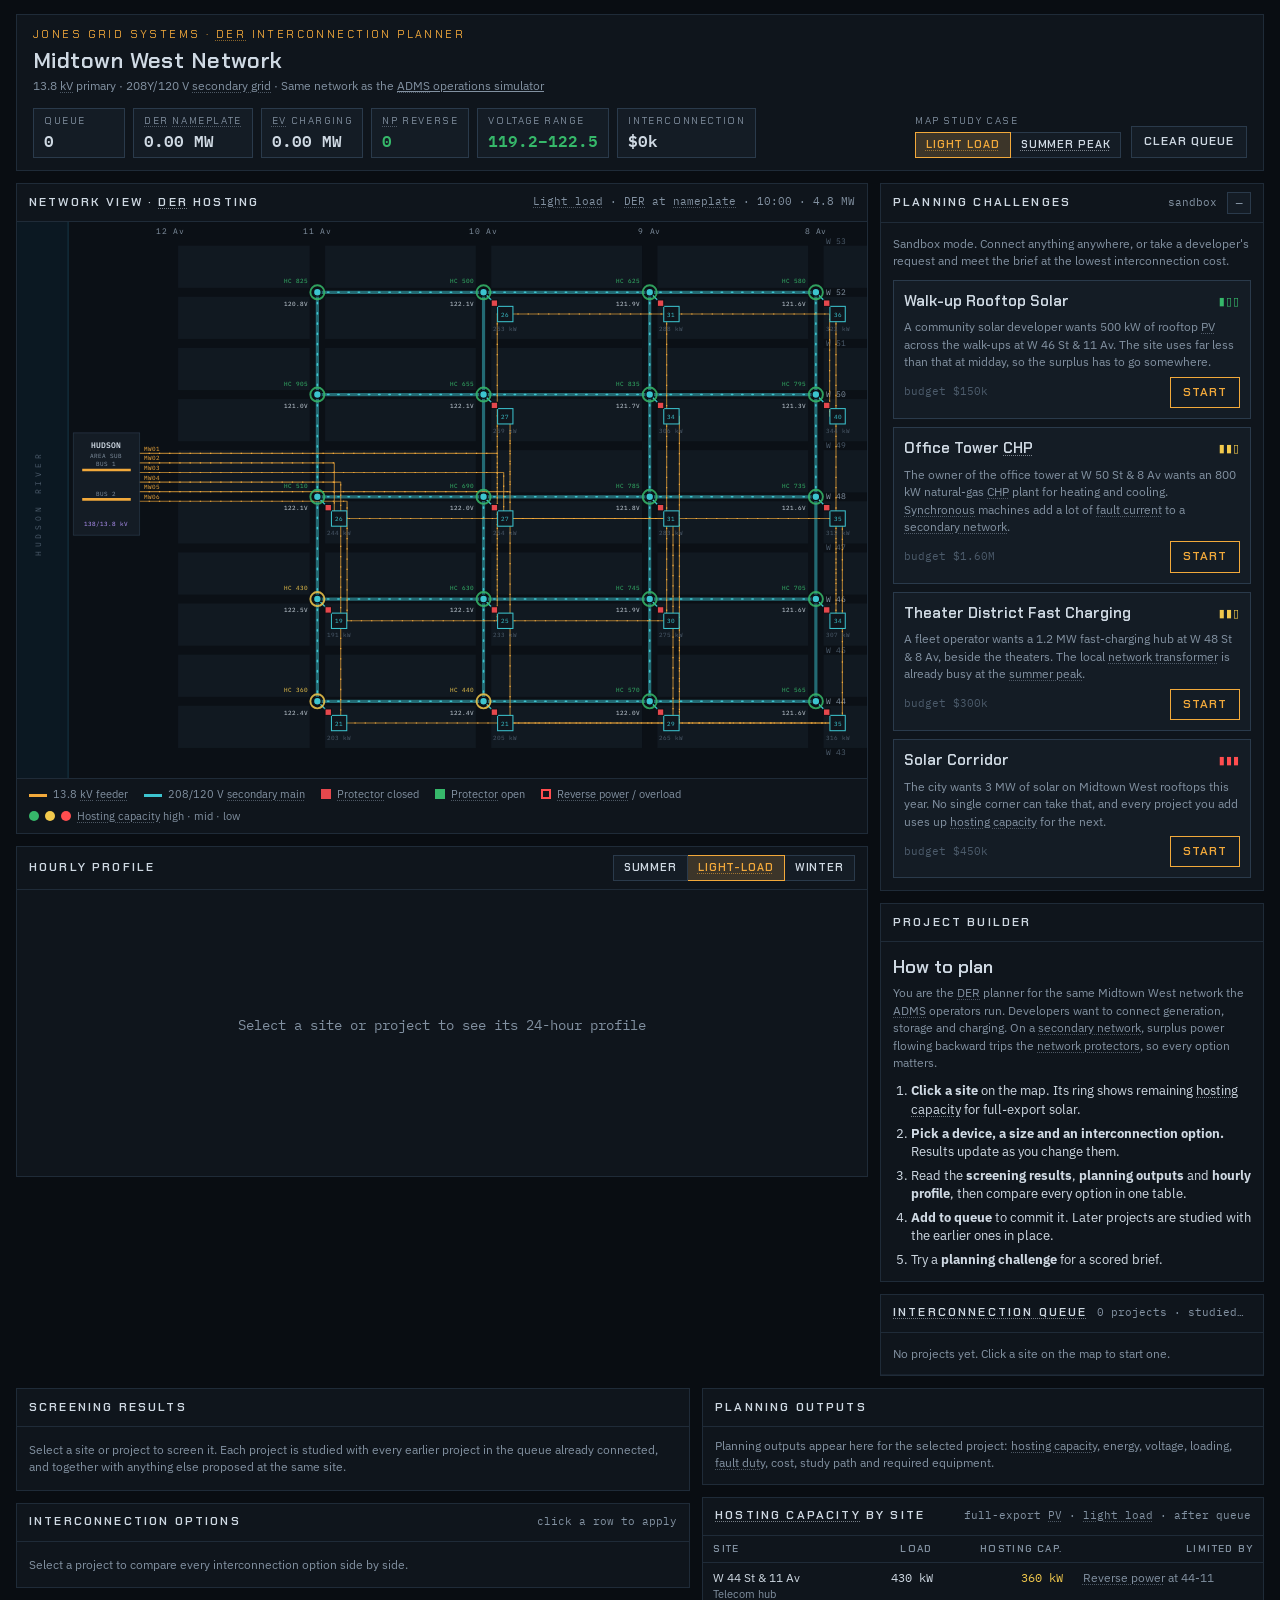
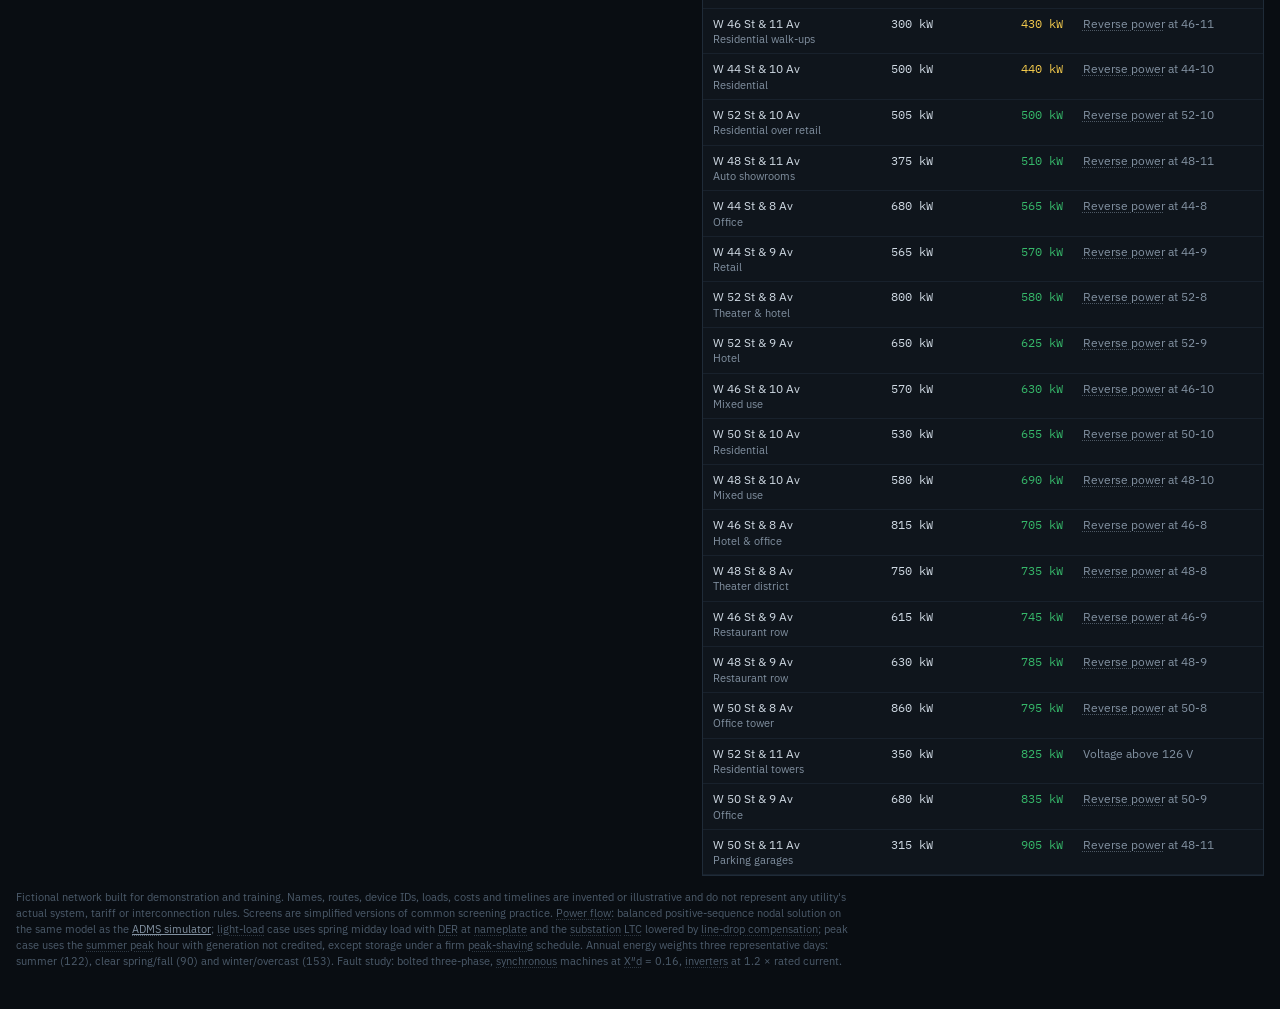
<file: der/index.html>
<!doctype html>
<html lang="en">
<head>
<meta charset="utf-8"><meta name="viewport" content="width=device-width, initial-scale=1, viewport-fit=cover">
<title>Midtown West DER Planner · GridGame</title>
<meta name="description" content="GridGame DER Planner: connect solar, storage, CHP, fuel cells and EV charging to a fictional Manhattan-style secondary network and see the interconnection screens, hosting capacity and options a DER planner works with.">
<link rel="preconnect" href="https://fonts.googleapis.com">
<link rel="stylesheet" href="https://fonts.googleapis.com/css2?family=Chakra+Petch:wght@500;600;700&family=IBM+Plex+Mono:wght@400;500;600&family=IBM+Plex+Sans:wght@400;500;600&display=swap">
<style>
/* Planning console: same control-room language as the ADMS simulator, single dark theme. */
:root {
  color-scheme: dark;
  --bg: #090d12; --panel: #0f151c; --panel2: #141c25; --rule: #1f2b38; --rule2: #2a3a4b;
  --text: #cfd9e3; --dim: #8291a1; --faint: #4c5b6b;
  --block: #111921; --street: #0b1016; --water: #0b1822; --waterline: #14303f;
  --hv: #b897ff; --mv: #f2a93b; --lv: #3cc4cf; --dead: #3a4552;
  --closed: #e5484d; --open: #36b86a;
  --ok: #36b86a; --warn: #f2c94c; --crit: #ff4d4f; --info: #6aa8ff;
  --f-display: "Chakra Petch", "Bahnschrift", "Arial Narrow", sans-serif;
  --f-body: "IBM Plex Sans", system-ui, -apple-system, "Segoe UI", sans-serif;
  --f-data: "IBM Plex Mono", ui-monospace, "SFMono-Regular", Consolas, monospace;
}
html, body { margin: 0; background: var(--bg); color: var(--text); }
body { font-family: var(--f-body); font-size: 14px; line-height: 1.45;
  padding-left: max(16px, env(safe-area-inset-left, 0px)); padding-right: max(16px, env(safe-area-inset-right, 0px)); padding-block: 14px 28px; }
* { box-sizing: border-box; }
[hidden] { display: none !important; }
button, select, input { font: inherit; color: inherit; }
.num { font-family: var(--f-data); font-variant-numeric: tabular-nums; }
:focus-visible { outline: 2px solid var(--info); outline-offset: 2px; }

.top { display: flex; flex-wrap: wrap; gap: 14px 22px; align-items: center; justify-content: space-between; border: 1px solid var(--rule); background: var(--panel); padding: 12px 16px; }
.brand .eyebrow { font-family: var(--f-display); font-size: 11px; letter-spacing: .22em; color: var(--mv); text-transform: uppercase; }
.brand h1 { margin: 2px 0 0; font-family: var(--f-display); font-weight: 600; font-size: 22px; letter-spacing: .02em; text-wrap: balance; }
.brand .sub { color: var(--dim); font-size: 12px; }
.brand .sub a { color: var(--dim); }
.chips { display: flex; flex-wrap: wrap; gap: 8px; }
.chip { border: 1px solid var(--rule2); background: var(--panel2); padding: 5px 10px; min-width: 92px; }
.chip .k { font-family: var(--f-display); font-size: 10px; letter-spacing: .16em; text-transform: uppercase; color: var(--dim); }
.chip .v { font-family: var(--f-data); font-size: 16px; font-weight: 600; font-variant-numeric: tabular-nums; white-space: nowrap; }
.chip.ok .v { color: var(--ok); } .chip.warn .v { color: var(--warn); } .chip.crit .v { color: var(--crit); }
.chip.crit { border-color: color-mix(in srgb, var(--crit) 55%, var(--rule2)); }
.controls { display: flex; flex-wrap: wrap; gap: 10px; align-items: flex-end; }
.ctl { display: flex; flex-direction: column; gap: 3px; }
.ctl > label, .ctl > .lab { font-family: var(--f-display); font-size: 10px; letter-spacing: .16em; text-transform: uppercase; color: var(--dim); }

.btn { background: var(--panel2); border: 1px solid var(--rule2); padding: 6px 12px; cursor: pointer; font-family: var(--f-display); font-weight: 600; letter-spacing: .08em; text-transform: uppercase; font-size: 12px; }
.btn:hover:not(:disabled) { border-color: var(--dim); }
.btn:disabled { opacity: .4; cursor: not-allowed; }
.btn.primary { border-color: var(--mv); color: var(--mv); }
.btn.danger { border-color: var(--crit); color: var(--crit); }
.btn.on { background: color-mix(in srgb, var(--mv) 18%, var(--panel2)); border-color: var(--mv); color: var(--mv); }
.seg { display: inline-flex; }
.seg .btn { padding: 4px 10px; font-size: 11px; }
.seg .btn + .btn { border-left-width: 0; }
.btnrow { display: flex; flex-wrap: wrap; gap: 8px; }
select, input[type=number] { background: var(--panel2); border: 1px solid var(--rule2); padding: 5px 8px; }
input[type=range] { accent-color: var(--mv); width: 100%; }

.grid { display: grid; gap: 12px; margin-top: 12px; grid-template-columns: minmax(0, 1fr) 384px; }
.lower { display: grid; gap: 12px; margin-top: 12px; grid-template-columns: minmax(0, 1.2fr) minmax(0, 1fr); }
.stack, .side { display: flex; flex-direction: column; gap: 12px; min-width: 0; }
.panel { border: 1px solid var(--rule); background: var(--panel); min-width: 0; }
.ph { display: flex; justify-content: space-between; align-items: center; gap: 10px; padding: 8px 12px; border-bottom: 1px solid var(--rule); min-height: 38px; }
.ph h2 { margin: 0; font-family: var(--f-display); font-size: 12px; font-weight: 600; letter-spacing: .18em; text-transform: uppercase; white-space: nowrap; }
.ph .meta { color: var(--dim); font-size: 11px; font-family: var(--f-data); overflow: hidden; text-overflow: ellipsis; white-space: nowrap; min-width: 0; }
.phr { display: flex; align-items: center; gap: 10px; min-width: 0; }
.ph.collapsed { border-bottom: 0; }
.mintog { width: 24px; height: 22px; display: grid; place-items: center; background: var(--panel2); border: 1px solid var(--rule2); cursor: pointer; font-family: var(--f-data); font-size: 14px; line-height: 1; color: var(--dim); flex: none; }
.mintog:hover { color: var(--text); border-color: var(--dim); }
.note { color: var(--dim); font-size: 12px; margin: 0; }

.mapwrap { overflow-x: auto; }
#map { display: block; width: 100%; min-width: 620px; height: auto; }
svg text { font-family: var(--f-data); }
.sel-hit { cursor: pointer; }
.legend { display: flex; flex-wrap: wrap; gap: 6px 16px; padding: 8px 12px; border-top: 1px solid var(--rule); color: var(--dim); font-size: 11px; }
.legend i { display: inline-block; width: 18px; height: 3px; vertical-align: middle; margin-right: 6px; }
.legend b { display: inline-block; width: 10px; height: 10px; vertical-align: -1px; margin-right: 6px; }
.flow { stroke-dasharray: 2 14; animation: flow 1.6s linear infinite; }
.flow.rev { animation-direction: reverse; }
@keyframes flow { to { stroke-dashoffset: -32; } }
.blink { animation: blink 1s steps(2, start) infinite; }
@keyframes blink { to { visibility: hidden; } }
@media (prefers-reduced-motion: reduce) { .flow { animation: none; opacity: 0; } .blink { animation: none; } }

/* profile chart */
.prof { padding: 8px 12px 10px; }
#prof { display: block; width: 100%; height: auto; }
.plegend { display: flex; flex-wrap: wrap; gap: 4px 14px; font-size: 11px; color: var(--dim); margin-top: 4px; }
.plegend i { display: inline-block; width: 16px; height: 3px; vertical-align: middle; margin-right: 5px; }
.plegend i.dash { background: repeating-linear-gradient(90deg, currentColor 0 4px, transparent 4px 7px) !important; }
.plegend b { display: inline-block; width: 10px; height: 10px; vertical-align: -1px; margin-right: 5px; }

/* builder */
.bld { padding: 12px; display: flex; flex-direction: column; gap: 12px; }
.bld h3, .mission h3 { margin: 0; font-family: var(--f-display); font-size: 18px; font-weight: 600; }
.type { color: var(--dim); font-size: 12px; }
.fld { display: flex; flex-direction: column; gap: 5px; }
.fld > label, .fld > .lab { display: flex; justify-content: space-between; gap: 8px; font-family: var(--f-display); font-size: 10px; letter-spacing: .16em; text-transform: uppercase; color: var(--dim); }
.fld > label .num, .fld > .lab .num { color: var(--text); font-size: 12px; letter-spacing: 0; }
.typegrid { display: grid; grid-template-columns: repeat(3, minmax(0, 1fr)); gap: 6px; }
.tbtn { display: flex; flex-direction: column; align-items: flex-start; gap: 2px; padding: 6px 8px; background: var(--panel2); border: 1px solid var(--rule2); cursor: pointer; text-align: left; min-width: 0; }
.tbtn:hover { border-color: var(--dim); }
.tbtn.on { border-color: var(--text); background: color-mix(in srgb, var(--text) 8%, var(--panel2)); }
.tbtn .code { font-family: var(--f-data); font-weight: 600; font-size: 12px; }
.tbtn .nm { font-size: 10.5px; color: var(--dim); line-height: 1.2; }
.sizerow { display: grid; grid-template-columns: minmax(0, 1fr) 92px; gap: 10px; align-items: center; }
.sizerow input[type=number] { width: 100%; }
select { width: 100%; }
.hcbox { display: flex; justify-content: space-between; gap: 10px; border: 1px dashed var(--rule2); padding: 7px 10px; font-size: 12px; color: var(--dim); }
.hcbox b { color: var(--text); font-family: var(--f-data); font-weight: 600; }
.brief ol { margin: 0; padding-left: 18px; display: flex; flex-direction: column; gap: 6px; font-size: 12.5px; }
.brief b { color: var(--text); }

/* queue */
.queue { list-style: none; margin: 0; padding: 0; max-height: 300px; overflow-y: auto; }
.queue li { display: grid; grid-template-columns: 22px 48px minmax(0, 1fr) auto auto; gap: 8px; align-items: center; padding: 7px 12px; border-bottom: 1px solid color-mix(in srgb, var(--rule) 60%, transparent); font-size: 12px; cursor: pointer; }
.queue li:hover { background: var(--panel2); }
.queue li.on { background: color-mix(in srgb, var(--text) 7%, var(--panel2)); }
.queue li.draft { opacity: .8; border-left: 2px dashed var(--mv); }
.queue .qn { color: var(--faint); font-family: var(--f-data); }
.queue .qt { font-family: var(--f-data); font-weight: 600; font-size: 11px; text-align: center; padding: 1px 4px; color: #0b1016; }
.queue .qs { min-width: 0; }
.queue .qs span { display: block; color: var(--dim); font-size: 11px; overflow: hidden; text-overflow: ellipsis; white-space: nowrap; }
.queue .x { background: none; border: 0; color: var(--faint); cursor: pointer; font-size: 15px; padding: 0 2px; }
.queue .x:hover { color: var(--crit); }
.queue .empty { display: block; color: var(--dim); cursor: default; padding: 12px; }
.pill { font-family: var(--f-display); font-size: 10px; font-weight: 600; letter-spacing: .1em; padding: 1px 6px; border: 1px solid currentColor; white-space: nowrap; }

/* tables */
.tblwrap { overflow-x: auto; }
.tbl { width: 100%; border-collapse: collapse; font-size: 12px; }
.tbl th { font-family: var(--f-display); font-weight: 600; font-size: 10px; letter-spacing: .14em; text-transform: uppercase; color: var(--dim); text-align: right; padding: 6px 10px; border-bottom: 1px solid var(--rule); white-space: nowrap; }
.tbl th:first-child, .tbl td:first-child { text-align: left; }
.tbl td { padding: 6px 10px; border-bottom: 1px solid color-mix(in srgb, var(--rule) 60%, transparent); text-align: right; font-family: var(--f-data); font-variant-numeric: tabular-nums; vertical-align: top; }
.tbl td.lab { font-family: var(--f-body); color: var(--text); }
.tbl td .loc { display: block; color: var(--dim); font-size: 10.5px; font-family: var(--f-body); }
.tbl td.l { text-align: left; }
.tbl tr.clickable { cursor: pointer; } .tbl tr.clickable:hover td { background: var(--panel2); }
.tbl tr.cur td { background: color-mix(in srgb, var(--mv) 9%, transparent); }
.c-ok { color: var(--ok); } .c-warn { color: var(--warn); } .c-crit { color: var(--crit); } .c-dim { color: var(--faint); }
.empty-p { padding: 14px 12px; color: var(--dim); font-size: 12px; margin: 0; }

/* outputs */
.outs { padding: 10px 12px 12px; display: flex; flex-direction: column; gap: 12px; }
.ogrp h4 { margin: 0 0 4px; font-family: var(--f-display); font-size: 10px; font-weight: 600; letter-spacing: .16em; text-transform: uppercase; color: var(--dim); }
.kv { display: grid; grid-template-columns: auto 1fr; gap: 3px 14px; font-size: 12px; margin: 0; }
.kv dt { color: var(--dim); } .kv dd { margin: 0; font-family: var(--f-data); font-variant-numeric: tabular-nums; text-align: right; }
.verdict { border: 1px solid currentColor; padding: 8px 10px; display: flex; flex-direction: column; gap: 3px; }
.verdict b { font-family: var(--f-display); letter-spacing: .1em; text-transform: uppercase; font-size: 13px; }
.verdict span { color: var(--text); font-size: 12px; }
.reqs { margin: 0; padding-left: 16px; font-size: 12px; display: flex; flex-direction: column; gap: 3px; }

/* challenges */
.mission { padding: 12px; display: flex; flex-direction: column; gap: 10px; }
.scens { display: flex; flex-direction: column; gap: 8px; }
.scen { border: 1px solid var(--rule2); background: var(--panel2); padding: 10px; display: flex; flex-direction: column; gap: 6px; }
.scen p { margin: 0; font-size: 12px; color: var(--dim); }
.scen-h, .scen-f { display: flex; justify-content: space-between; align-items: center; gap: 8px; }
.scen-h b { font-family: var(--f-display); font-size: 15px; font-weight: 600; }
.scen-f span { font-size: 11px; }
.diff { font-size: 11px; letter-spacing: 1px; }
.diff.d1 { color: var(--ok); } .diff.d2 { color: var(--warn); } .diff.d3 { color: var(--crit); }
.objs { list-style: none; margin: 0; padding: 0; display: flex; flex-direction: column; gap: 5px; font-size: 12.5px; }
.objs li { display: grid; grid-template-columns: 16px minmax(0, 1fr); gap: 6px; }
.objs em { font-style: normal; font-size: 11px; color: var(--dim); }
.tip { border-left: 2px solid var(--mv); padding-left: 8px; }
.deb { display: flex; gap: 14px; align-items: center; }
.grade { font-family: var(--f-display); font-size: 44px; font-weight: 700; width: 64px; height: 64px; display: grid; place-items: center; border: 2px solid currentColor; flex: none; }
.gA, .gB { color: var(--ok); } .gC, .gD { color: var(--warn); }
.budget { display: flex; flex-direction: column; gap: 4px; font-size: 12px; }
.bbar { height: 8px; background: var(--panel2); border: 1px solid var(--rule2); overflow: hidden; }
.bbar span { display: block; height: 100%; }

.foot { margin-top: 14px; color: var(--faint); font-size: 11px; max-width: 120ch; }
.foot a { color: var(--dim); }

@media (max-width: 1080px) { .grid, .lower { grid-template-columns: minmax(0, 1fr); } }
@media (max-width: 560px) { .brand h1 { font-size: 18px; } .chip { min-width: 0; flex: 1 1 40%; } .typegrid { grid-template-columns: repeat(2, minmax(0, 1fr)); } }
</style>
</head>
<body>

<header class="top">
  <div class="brand">
    <div class="eyebrow">Jones Grid Systems · DER Interconnection Planner</div>
    <h1>Midtown West Network</h1>
    <div class="sub">13.8 kV primary · 208Y/120 V secondary grid · Same network as the <a class="adms-link" href="../">ADMS operations simulator</a></div>
  </div>
  <div class="chips" id="chips"></div>
  <div class="controls">
    <div class="ctl"><span class="lab">Map study case</span>
      <div class="seg" role="group" aria-label="Map study case"><button class="btn" data-case="light">Light load</button><button class="btn" data-case="peak">Summer peak</button></div></div>
    <div class="ctl"><span class="lab">&nbsp;</span><button class="btn" id="reset">Clear queue</button></div>
  </div>
</header>

<div class="grid">
  <div class="stack">
    <section class="panel">
      <div class="ph"><h2>Network view · DER hosting</h2><span class="meta" id="mapmeta"></span></div>
      <div class="mapwrap"><svg id="map" viewBox="-470 -110 1330 870" role="img" aria-label="Map of the Midtown West secondary network with DER projects and hosting capacity"></svg></div>
      <div class="legend">
        <span><i style="background:var(--mv)"></i>13.8 kV feeder</span>
        <span><i style="background:var(--lv)"></i>208/120 V secondary main</span>
        <span><b style="background:var(--closed)"></b>Protector closed</span>
        <span><b style="background:var(--open)"></b>Protector open</span>
        <span><b style="border:2px solid var(--crit)"></b>Reverse power / overload</span>
        <span><b style="border-radius:50%;background:var(--ok)"></b><b style="border-radius:50%;background:var(--warn)"></b><b style="border-radius:50%;background:var(--crit)"></b>Hosting capacity high · mid · low</span>
      </div>
    </section>
    <section class="panel">
      <div class="ph"><h2>Hourly profile</h2><div class="phr"><span class="meta" id="profmeta"></span>
        <div class="seg" role="group" aria-label="Profile day"><button class="btn" data-season="summer">Summer</button><button class="btn" data-season="shoulder">Light-load</button><button class="btn" data-season="winter">Winter</button></div></div></div>
      <div class="prof"><svg id="prof" viewBox="0 0 720 230" role="img" aria-label="24-hour profile of site load, DER output and host transformer flow"></svg><div class="plegend" id="plegend"></div></div>
    </section>
  </div>
  <div class="side">
    <section class="panel">
      <div class="ph" id="ch-ph"><h2>Planning challenges</h2><div class="phr"><span class="meta" id="ch-meta"></span><button class="mintog" id="ch-toggle" aria-expanded="true" aria-controls="mission" title="Minimize">–</button></div></div>
      <div class="mission" id="mission"></div>
    </section>
    <section class="panel">
      <div class="ph"><h2>Project builder</h2><span class="meta" id="bmeta"></span></div>
      <div class="bld" id="builder"></div>
    </section>
    <section class="panel">
      <div class="ph"><h2>Interconnection queue</h2><span class="meta" id="qmeta"></span></div>
      <ul class="queue" id="queue"></ul>
    </section>
  </div>
</div>

<div class="lower">
  <div class="stack">
    <section class="panel">
      <div class="ph"><h2>Screening results</h2><span class="meta" id="scmeta"></span></div>
      <div class="tblwrap" id="screens"></div>
    </section>
    <section class="panel">
      <div class="ph"><h2>Interconnection options</h2><span class="meta" id="opmeta">click a row to apply</span></div>
      <div class="tblwrap" id="options"></div>
    </section>
  </div>
  <div class="stack">
    <section class="panel">
      <div class="ph"><h2>Planning outputs</h2><span class="meta" id="outmeta"></span></div>
      <div class="outs" id="outputs"></div>
    </section>
    <section class="panel">
      <div class="ph"><h2>Hosting capacity by site</h2><span class="meta">full-export PV · light load · after queue</span></div>
      <div class="tblwrap" id="hctable"></div>
    </section>
  </div>
</div>

<p class="foot">Fictional network built for demonstration and training. Names, routes, device IDs, loads, costs and timelines are invented or illustrative and do not represent any utility's actual system, tariff or interconnection rules. Screens are simplified versions of common screening practice. Power flow: balanced positive-sequence nodal solution on the same model as the <a class="adms-link" href="../">ADMS simulator</a>; light-load case uses spring midday load with DER at nameplate and the substation LTC lowered by line-drop compensation; peak case uses the summer peak hour with generation not credited, except storage under a firm peak-shaving schedule. Annual energy weights three representative days: summer (122), clear spring/fall (90) and winter/overcast (153). Fault study: bolted three-phase, synchronous machines at X″d = 0.16, inverters at 1.2 × rated current.</p>

<script src="../js/gridengine.js"></script>
<script>
(function () {
  'use strict';
  const E = window.GridEngine, M = E.buildModel();
  const $ = (id) => document.getElementById(id);
  const esc = (s) => String(s).replace(/[&<>"]/g, c => ({ '&': '&amp;', '<': '&lt;', '>': '&gt;', '"': '&quot;' }[c]));
  const f0 = (x) => Math.round(x).toLocaleString('en-US'), f1 = (x) => x.toFixed(1), f2 = (x) => x.toFixed(2);
  const money = (x) => x >= 1e6 ? '$' + (x / 1e6).toFixed(2) + 'M' : '$' + f0(x / 1000) + 'k';
  const nodeOf = (id) => M.nodes[M.nIndex.get(id)];
  const vaultById = (id) => M.vaults.find(v => v.id === id);
  const LOADOF = Object.fromEntries(M.loads.map(L => [L.node, L]));
  const GN = Object.fromEntries(M.gridNodes.map(g => [g.id, g]));
  const siteName = (id) => GN[id].label;
  const vkey = (vid) => vid.slice(1);

  // host vault per site: the nearest network transformer (same rule as the ADMS customer areas)
  const HOSTV = {};
  for (const L of M.loads) {
    const n = nodeOf(L.node);
    HOSTV[L.node] = M.vaults.reduce((b, v) => { const m = nodeOf(v.node), d = Math.abs(m.x - n.x) + Math.abs(m.y - n.y); return !b || d < b.d ? { id: v.id, d } : b; }, null).id;
  }

  /* ============================== profiles ============================== */
  const SHAPES = {
    res:     [0.55, 0.50, 0.47, 0.45, 0.45, 0.50, 0.60, 0.70, 0.68, 0.62, 0.60, 0.60, 0.62, 0.65, 0.70, 0.75, 0.82, 0.92, 1.00, 1.00, 0.96, 0.88, 0.75, 0.63],
    office:  [0.35, 0.33, 0.32, 0.32, 0.33, 0.38, 0.50, 0.70, 0.88, 0.96, 1.00, 1.00, 1.00, 1.00, 1.00, 0.98, 0.92, 0.80, 0.62, 0.50, 0.45, 0.42, 0.40, 0.37],
    hotel:   [0.60, 0.56, 0.54, 0.53, 0.55, 0.62, 0.75, 0.85, 0.85, 0.80, 0.78, 0.80, 0.85, 0.88, 0.90, 0.92, 0.94, 0.98, 1.00, 1.00, 0.97, 0.90, 0.80, 0.68],
    retail:  [0.40, 0.36, 0.34, 0.33, 0.33, 0.36, 0.45, 0.58, 0.70, 0.80, 0.88, 0.95, 1.00, 1.00, 0.98, 0.96, 0.96, 0.98, 1.00, 0.97, 0.90, 0.78, 0.62, 0.48],
    theater: [0.45, 0.40, 0.38, 0.37, 0.37, 0.40, 0.48, 0.58, 0.66, 0.72, 0.78, 0.85, 0.90, 0.92, 0.94, 0.95, 0.97, 1.00, 1.00, 1.00, 0.98, 0.90, 0.72, 0.55],
    flat:    [0.85, 0.84, 0.83, 0.83, 0.83, 0.85, 0.88, 0.92, 0.95, 0.97, 0.98, 1.00, 1.00, 1.00, 1.00, 0.99, 0.98, 0.97, 0.96, 0.95, 0.93, 0.90, 0.88, 0.86]
  };
  const CLASSN = { res: 'residential', office: 'office', hotel: 'hotel', retail: 'retail / mixed', theater: 'theater', flat: 'flat 24 h' };
  function classOf(desc) {
    const d = desc.toLowerCase();
    if (d.includes('telecom') || d.includes('parking')) return 'flat';
    if (d.includes('theater district')) return 'theater';
    if (d.includes('hotel')) return 'hotel';
    if (d.includes('office')) return 'office';
    if (d.startsWith('residential')) return 'res';
    return 'retail';
  }
  const CLASS = Object.fromEntries(M.loads.map(L => [L.node, classOf(L.desc)]));
  const PV_SUMMER = [0, 0, 0, 0, 0, 0.02, 0.07, 0.17, 0.31, 0.45, 0.57, 0.66, 0.70, 0.69, 0.63, 0.53, 0.40, 0.26, 0.13, 0.04, 0, 0, 0, 0].map(x => x * 0.85);
  const PV_SPRING = [0, 0, 0, 0, 0, 0, 0.02, 0.09, 0.20, 0.32, 0.41, 0.47, 0.49, 0.47, 0.41, 0.31, 0.19, 0.08, 0.02, 0, 0, 0, 0, 0];
  const PV_SHOULDER = PV_SPRING.map(x => x * 1.63);      // clear, cool spring / fall day: near-nameplate midday output
  const PV_WINTER = PV_SPRING.map(x => x * 0.51);        // short, often overcast winter day
  const EVSHAPE = [0.15, 0.10, 0.08, 0.08, 0.10, 0.20, 0.35, 0.50, 0.55, 0.50, 0.45, 0.45, 0.50, 0.50, 0.55, 0.65, 0.80, 0.95, 1.00, 0.95, 0.80, 0.60, 0.40, 0.25];
  // light-load day: LTC set point lowered by line-drop compensation (vr = fractional reduction of 1.05 pu)
  const SEASONS = {
    summer:   { label: 'Summer peak day', short: 'Summer', days: 122, scale: 1.0, vr: 0, pv: PV_SUMMER },
    shoulder: { label: 'Clear spring / fall light-load day', short: 'Light-load', days: 90, scale: 0.5, vr: 0.02, pv: PV_SHOULDER },
    winter:   { label: 'Winter / overcast day', short: 'Winter', days: 153, scale: 0.65, vr: 0.01, pv: PV_WINTER }
  };
  const HOURS = [...Array(24).keys()];
  const LS = {};
  for (const se in SEASONS) LS[se] = HOURS.map(h => Object.fromEntries(M.loads.map(L => [L.node, SHAPES[CLASS[L.node]][h] * SEASONS[se].scale])));
  const netLoad = (se, h) => M.loads.reduce((a, L) => a + L.kw * LS[se][h][L.node], 0);
  const PEAK_H = HOURS.reduce((b, h) => netLoad('summer', h) > netLoad('summer', b) ? h : b, 0);
  const LIGHT_H = [10, 11, 12, 13, 14].reduce((b, h) => netLoad('shoulder', h) < netLoad('shoulder', b) ? h : b, 12);
  const CASES = {
    light: { key: 'light', label: 'Light load · DER at nameplate', short: 'Light load', season: 'shoulder', h: LIGHT_H, gen: true },
    peak:  { key: 'peak', label: 'Summer peak · generation not credited', short: 'Summer peak', season: 'summer', h: PEAK_H, gen: false }
  };
  const LIGHT_KW = netLoad('shoulder', LIGHT_H), PEAK_KW = netLoad('summer', PEAK_H);
  const topHours = (arr, n, from = 0) => arr.map((v, h) => [v, h]).filter(x => x[1] >= from).sort((a, b) => b[0] - a[0]).slice(0, n).map(x => x[1]);
  const PEAK4 = {}, EVE4 = {};
  for (const c in SHAPES) { PEAK4[c] = topHours(SHAPES[c], 4); EVE4[c] = topHours(SHAPES[c], 4, 16); }
  const PVTOP = { summer: topHours(PV_SUMMER, 4), shoulder: topHours(PV_SHOULDER, 4), winter: topHours(PV_WINTER, 4) };
  const hh = (h) => String(h).padStart(2, '0') + ':00';

  /* ============================== DER catalogue ============================== */
  const GEN_IC = ['export', 'pcs', 'flex', 'mir', 'nonexport', 'primary'];
  const TYPES = {
    pv:     { name: 'Solar PV', code: 'PV', col: '#f2c94c', inv: true, capex: 3200, def: 300, max: 2500, ic: GEN_IC, unit: 'kW AC' },
    bess:   { name: 'Battery storage · 4 h', code: 'ES', col: '#6aa8ff', inv: true, capex: 2100, def: 500, max: 3000, ic: GEN_IC, unit: 'kW / 4 h' },
    pvbess: { name: 'Solar + storage', code: 'PV+S', col: '#9ee06a', inv: true, capex: 4250, def: 400, max: 2500, ic: GEN_IC, unit: 'kW PV · 50 % / 4 h' },
    chp:    { name: 'CHP · gas engine', code: 'CHP', col: '#ff8a65', inv: false, capex: 3000, def: 600, max: 2500, ic: ['nonexport', 'mir', 'flex', 'export', 'primary'], unit: 'kW' },
    fc:     { name: 'Fuel cell', code: 'FC', col: '#b897ff', inv: true, capex: 7000, def: 400, max: 2000, ic: GEN_IC, unit: 'kW' },
    ev:     { name: 'EV fast-charging hub', code: 'EV', col: '#ff7eb6', load: true, capex: 900, def: 1000, max: 3000, ic: ['firm', 'ems', 'flexload'], unit: 'kW charging' }
  };
  const IC = {
    export:    { name: 'Full export · net metering', short: 'Full export', cost: 15000, months: 0,
      desc: 'UL 1741 SB / IEEE 1547-2018 inverter exports every surplus kW. Cheapest, but surplus flows backward through the network protectors.' },
    pcs:       { name: 'Limited export · power control system', short: 'PCS export cap', cost: 18000, months: 0, cap: 'Export cap',
      desc: 'A UL 1741 CRD power control system holds export at the meter to a fixed cap.' },
    flex:      { name: 'Flexible interconnection · DERMS', short: 'Flexible (DERMS)', cost: 65000, months: 2,
      desc: 'The utility DERMS sends a dynamic export limit so protectors stay forward and voltage stays in range. It curtails only when the network needs it.' },
    mir:       { name: 'Minimum import relay', short: 'Min. import (MIR)', cost: 48000, months: 1,
      desc: 'Output is held so the site always imports at least 10 % of its load. The site never backfeeds the network.' },
    nonexport: { name: 'Non-export · reverse power relay (32R)', short: 'Non-export (32R)', cost: 42000, months: 1,
      desc: 'A reverse-power relay at the service. Output is held to site load with zero export.' },
    primary:   { name: 'Primary 13.8 kV · dedicated transformer', short: 'Primary 13.8 kV', cost: 1350000, months: 20,
      desc: 'A dedicated transformer and 13.8 kV switchgear tapped off the host vault feeder. Export bypasses the secondary network but needs transfer-trip protection.' },
    firm:      { name: 'Firm service · unmanaged charging', short: 'Firm service', cost: 0, months: 0,
      desc: 'Full charging capacity at every hour. The network must carry the coincident peak.' },
    ems:       { name: 'Load management system (EMS)', short: 'EMS cap', cost: 22000, months: 0, cap: 'Charging cap',
      desc: 'An on-site energy management system (NEC 625.42 / Article 750) caps total charging at a set kW.' },
    flexload:  { name: 'Flexible connection · DERMS peak management', short: 'Flexible load', cost: 60000, months: 2,
      desc: 'The utility DERMS curtails charging only when the host network would exceed ratings or voltage limits.' }
  };
  const INVF = { unity: 'Unity power factor', pf95: 'Fixed 0.95 PF absorbing', vv: 'Volt-VAR · IEEE 1547 Cat B' };
  const UPG = {
    ntx:    { name: 'Replace network transformer with 1,500 kVA unit', cost: 780000, months: 20 },
    main:   { name: 'Add parallel secondary main section', cost: 220000, months: 9 },
    feeder: { name: 'Reconductor 13.8 kV feeder section', cost: 1100000, months: 18 },
    fault:  { name: 'Fault-current mitigation (current-limiting reactor, duty review)', cost: 300000, months: 12 },
    vsup:   { name: 'Voltage support: added network transformer', cost: 780000, months: 20 }
  };
  const LIMITS = { vmax: 126, vmin: 114, nt: 100, mainA: 2400, feederA: 380, dv: 3, dvWarn: 5, fault: 10, pen: 25 };

  /* ============================== network solve ============================== */
  const BASE = E.createState(M);
  const BASE_TOPO = E.topology(M, BASE);
  function solve(ls, vr, items, open) {
    const sw = {};
    for (const k in BASE.sw) sw[k] = { ...BASE.sw[k] };
    if (open) for (const vid of open) sw['NP' + vkey(vid)].closed = false;
    const st = { sw, faults: {}, load: 1, vr, dr: false, failed: {}, loadScale: ls, gen: items };
    const topo = E.topology(M, st), pf = E.powerFlow(M, st, topo, 1);
    const V = {}, nt = {}, rev = [];
    let minV = Infinity, maxV = -Infinity, maxNT = 0, maxNTid = '', dead = 0, maxA = 0, maxAid = '', maxFA = 0, maxFid = '', minP = Infinity;
    for (const g of M.gridNodes) {
      const v = pf.nodeV[M.nIndex.get(g.id)];
      if (!v) { V[g.id] = null; dead++; continue; }
      const x = Math.hypot(v[0][0], v[0][1]) * 120; V[g.id] = x;
      if (x < minV) minV = x; if (x > maxV) maxV = x;
    }
    for (const v of M.vaults) {
      const r = pf.brRes[v.tr], closed = sw[v.np].closed;
      const P = r && closed ? r.S[0][0] * 1000 : 0, pct = r && closed ? Math.hypot(r.I[0][0], r.I[0][1]) * 100 : 0;
      nt[v.id] = { P, pct, open: !closed };
      if (closed && P < -1) rev.push(v.id);
      if (closed && P < minP) minP = P;
      if (pct > maxNT) { maxNT = pct; maxNTid = v.id; }
    }
    for (const b of M.mains) { const r = pf.brRes[b.id]; const a = r ? Math.hypot(r.I[0][0], r.I[0][1]) * 1000 / (Math.sqrt(3) * 0.208) : 0; if (a > maxA) { maxA = a; maxAid = b.id; } }
    for (const f of M.feeders) { const r = pf.brRes[f.segs[0]]; const a = r ? Math.hypot(r.I[0][0], r.I[0][1]) * 1000 / (Math.sqrt(3) * 13.8) : 0; if (a > maxFA) { maxFA = a; maxFid = f.id; } }
    const vpu = (id) => { const v = pf.nodeV[M.nIndex.get(id)]; return v ? Math.hypot(v[0][0], v[0][1]) : null; };
    return { V, nt, rev, minP, minV: isFinite(minV) ? minV : 0, maxV: isFinite(maxV) ? maxV : 0, maxNT, maxNTid, dead, maxA, maxAid, maxFA, maxFid, vpu, pf, open: open || [] };
  }
  // strict = DERMS operating margin: protectors held at least 15 kW forward, voltage 0.3 V below the limit
  const okGen = (r, strict) => (strict ? r.minP >= 15 && r.maxV <= LIMITS.vmax - 0.3 : !r.rev.length && r.maxV <= LIMITS.vmax)
    && r.maxNT <= LIMITS.nt && r.maxA <= LIMITS.mainA && r.maxFA <= LIMITS.feederA && !r.dead;
  // relative to an existing condition b: no new reverse protectors and no worsening of a limit already exceeded
  const okRel = (r, b) => r.rev.every(v => b.rev.includes(v)) && r.maxV <= Math.max(LIMITS.vmax, b.maxV + 0.02) && r.maxNT <= Math.max(LIMITS.nt, b.maxNT + 0.2)
    && r.maxA <= Math.max(LIMITS.mainA, b.maxA + 1) && r.maxFA <= Math.max(LIMITS.feederA, b.maxFA + 0.5) && !r.dead;
  const okLoad = (r) => r.maxNT <= LIMITS.nt && r.minV >= LIMITS.vmin && r.maxA <= LIMITS.mainA && r.maxFA <= LIMITS.feederA && !r.dead;

  // reverse power: protectors trip, the network re-solves, more may trip
  function cascade(ls, vr, items) {
    const open = [];
    let r = solve(ls, vr, items), first = r.rev.slice();
    for (let k = 0; k < 10 && r.rev.length; k++) { open.push(...r.rev); r = solve(ls, vr, items, open); }
    return { first, open, res: r };
  }

  /* ============================== dispatch ============================== */
  const injNode = (p) => p.ic === 'primary' ? 'P' + vkey(HOSTV[p.node]) : p.node;
  const isFlex = (p) => p.ic === 'flex' || p.ic === 'flexload';
  function inj(p, o, static_) {
    const T = TYPES[p.type];
    let q = 0;
    if (T.load) q = o * 0.2;                                     // chargers draw ~0.98 pf
    else if (T.inv && o > 0 && p.inv === 'pf95') q = -0.3287 * o;
    return { node: injNode(p), p: o, q, vv: !static_ && T.inv && p.inv === 'vv' && !T.load, qmax: 0.44 * 1.1 * p.kw };
  }
  const vvCurve = (v) => v <= 0.92 ? 1 : v < 0.98 ? (0.98 - v) / 0.06 : v <= 1.02 ? 0 : v < 1.08 ? -(v - 1.02) / 0.06 : -1;
  function solveQ(ls, vr, items) {
    let r = solve(ls, vr, items);
    if (!items.some(i => i.vv)) return r;
    for (let it = 0; it < 3; it++) {
      for (const i of items) if (i.vv) { const q = vvCurve(r.vpu(i.node) || 1) * i.qmax; i.q = it ? 0.5 * (i.q + q) : q; }
      r = solve(ls, vr, items);
    }
    return r;
  }
  function avail(p, se, h) {
    const k = p.kw, S = SEASONS[se], c = CLASS[p.node];
    switch (p.type) {
      case 'pv': return k * S.pv[h];
      case 'chp': return k * (h >= 7 && h <= 22 ? 1 : 0.6);
      case 'fc': return k * 0.95;
      case 'ev': return -k * EVSHAPE[h];
      case 'bess': return PEAK4[c].includes(h) ? 0.9 * k : (h >= 1 && h <= 4 ? -k : 0);
      case 'pvbess': {
        const pv = k * S.pv[h], kb = 0.5 * k;
        const ech = PVTOP[se].reduce((a, x) => a + Math.min(kb, k * S.pv[x]), 0);
        return pv - (PVTOP[se].includes(h) ? Math.min(kb, pv) : 0) + (EVE4[c].includes(h) ? Math.min(kb, 0.9 * ech / 4) : 0);
      }
    }
    return 0;
  }
  // planning cases: generation at nameplate in the light-load case and not credited at peak; storage is
  // credited at peak under a firm peak-shaving schedule (0.9 x rating); charging loads at full rating at peak
  function caseAvail(p, c) {
    if (TYPES[p.type].load) return c.gen ? 0 : -p.kw;
    if (p.type === 'bess') return c.gen ? p.kw : 0.9 * p.kw;
    return c.gen ? p.kw : 0;
  }
  function control(p, a, s) {
    if (a <= 0) return p.ic === 'ems' ? Math.max(a, -p.cap) : a;
    const site = Math.max(0, s);
    switch (p.ic) {
      case 'pcs': return Math.min(a, site + p.cap);
      case 'mir': return Math.min(a, 0.9 * site);
      case 'nonexport': return Math.min(a, site);
      case 'flex': return Math.min(a, site);       // floor; the DERMS search raises it
      default: return a;
    }
  }
  function flexSearch(p, a, s, ls, vr, fixed) {
    const test = (x) => { const r = solve(ls, vr, fixed.concat([inj(p, x, true)])); return TYPES[p.type].load ? okLoad(r) : okGen(r, true); };
    if (TYPES[p.type].load) {
      if (a >= 0 || test(a)) return a;
      let lo = 0, hi = a;
      for (let i = 0; i < 9; i++) { const m = (lo + hi) / 2; if (test(m)) lo = m; else hi = m; }
      return lo;
    }
    // DERMS may curtail all the way to zero, even below site load, when the network needs it
    let lo = 0, hi = a;
    if (hi <= 0 || test(hi)) return hi;
    if (!test(lo)) return 0;
    for (let i = 0; i < 9; i++) { const m = (lo + hi) / 2; if (test(m)) lo = m; else hi = m; }
    return lo;
  }
  function dispatch(list, ls, vr, getA) {
    const site = {}, out = new Map();
    for (const L of M.loads) site[L.node] = L.kw * ls[L.node];
    const step = (p, o, a, s) => { out.set(p.id, { a, o, s }); if (p.ic !== 'primary') site[p.node] -= o; };
    for (const p of list) if (!isFlex(p)) { const a = getA(p), s = site[p.node]; step(p, p.ic === 'primary' ? a : control(p, a, s), a, s); }
    for (const p of list) if (isFlex(p)) {
      const a = getA(p), s = site[p.node];
      const fixed = list.filter(q => out.has(q.id)).map(q => inj(q, out.get(q.id).o, true));
      step(p, a === 0 ? 0 : flexSearch(p, a, s, ls, vr, fixed), a, s);
    }
    const items = list.map(p => inj(p, out.get(p.id).o));
    return { out, items, res: solveQ(ls, vr, items) };
  }

  /* ============================== studies ============================== */
  let memo = new Map();
  const sig = (list) => list.map(p => [p.id, p.node, p.type, p.kw, p.ic, p.cap, p.inv].join(',')).join('|');
  function caseRun(list, key) {
    const k = key + '#' + sig(list);
    if (!memo.has(k)) { const c = CASES[key]; memo.set(k, dispatch(list, LS[c.season][c.h], SEASONS[c.season].vr, (p) => caseAvail(p, c))); }
    return memo.get(k);
  }
  function simulate(list) {
    const k = 'sim#' + sig(list);
    if (memo.has(k)) return memo.get(k);
    const H = {};
    for (const se in SEASONS) H[se] = HOURS.map(h => { const d = dispatch(list, LS[se][h], SEASONS[se].vr, (p) => avail(p, se, h)); return { out: d.out, res: d.res }; });
    memo.set(k, H);
    return H;
  }
  function energy(p, H) {
    const e = { avail: 0, del: 0, chg: 0, curt: 0, exp: 0, demand: 0, served: 0, peakBefore: 0, peakAfter: 0, revH: 0 };
    for (const se in SEASONS) {
      const days = SEASONS[se].days;
      H[se].forEach((x, h) => {
        const r = x.out.get(p.id); if (!r) return;
        const { a, o, s } = r;
        if (TYPES[p.type].load) { e.demand += -a * days; e.served += -o * days; }
        else {
          if (a > 0) { e.avail += a * days; e.curt += Math.max(0, a - o) * days; }
          if (o > 0) e.del += o * days; else e.chg += -o * days;
          e.exp += (p.ic === 'primary' ? Math.max(0, o) : Math.max(0, o - Math.max(0, s))) * days;
        }
        if (se === 'summer') { e.peakBefore = Math.max(e.peakBefore, s); e.peakAfter = Math.max(e.peakAfter, p.ic === 'primary' ? s : s - o); }
        if (x.res.rev.length) e.revH += days;
      });
    }
    return e;
  }
  function sources(list) {
    return list.filter(p => !TYPES[p.type].load).map(p => TYPES[p.type].inv
      ? { node: injNode(p), kind: 'inv', kva: p.kw, ixf: 1.2 }
      : { node: injNode(p), kind: 'sync', kva: p.kw / 0.9, xd: 0.16 });
  }
  const exportCap = (p) => TYPES[p.type].load ? 0 : p.ic === 'export' || p.ic === 'flex' ? p.kw : p.ic === 'pcs' ? Math.min(p.kw, p.cap) : 0;

  function screen(list, j) {
    // studied with every earlier queue position plus anything co-located at the same site (one application)
    const p = list[j], T = TYPES[p.type], load = !!T.load;
    const pre = list.filter((q, k) => k <= j || q.node === p.node), wo = pre.filter(q => q !== p);
    const lw = caseRun(pre, 'light'), pw = caseRun(pre, 'peak'), lo = caseRun(wo, 'light'), po = caseRun(wo, 'peak');
    const rows = [], upg = [];
    const row = (id, name, crit, result, st, why) => rows.push({ id, name, crit, result, st, why });
    // 1 protector reverse power
    if (load) row('np', 'Network protector reverse power', 'No protector reverses at light load', 'Load project — no export', 'na');
    else if (lw.res.rev.length) {
      const c = cascade(LS.shoulder[LIGHT_H], SEASONS.shoulder.vr, lw.items.map(i => ({ ...i })));
      row('np', 'Network protector reverse power', 'No protector reverses at light load',
        `${lw.res.rev.length} reverse (${lw.res.rev.map(vkey).join(', ')}) · cascade opens ${c.open.length}${c.res.dead ? ' and drops the network' : ''}`, 'fail', 'block');
    } else {
      const minP = Math.min(...M.vaults.map(v => lw.res.nt[v.id].P));
      row('np', 'Network protector reverse power', 'No protector reverses at light load', `All ${M.vaults.length} forward · lowest ${f0(minP)} kW`, minP < 40 ? 'warn' : 'pass');
    }
    // 2 steady-state voltage
    const hiV = lw.res.maxV, loV = pw.res.minV;
    const vst = hiV > LIMITS.vmax || loV < LIMITS.vmin ? 'fail' : hiV > LIMITS.vmax - 0.6 ? 'warn' : 'pass';
    row('vss', 'Steady-state voltage', '114–126 V (ANSI C84.1 Range A)', `Light max ${f1(hiV)} V · peak min ${f1(loV)} V`, vst, hiV > LIMITS.vmax ? 'block' : loV < LIMITS.vmin ? 'vsup' : null);
    // 3 voltage change
    let dv;
    if (load) { const a = po.res.V[p.node], b = pw.res.V[p.node]; dv = a && b ? (a - b) / a * 100 : 0; }
    else {
      const jj = pre.indexOf(p), items = lw.items.map((i, k) => k === jj ? { ...i, p: 0, q: 0, vv: false } : { ...i, vv: false });
      const tr = solve(LS.shoulder[LIGHT_H], SEASONS.shoulder.vr, items);
      const n = injNode(p), a = lw.res.vpu(n), b = tr.vpu(n); dv = a && b ? (a - b) / b * 100 : 0;
    }
    row('dv', load ? 'Voltage drop at peak' : 'Voltage change on DER trip', `≤ ${LIMITS.dv} % (≤ ${LIMITS.dvWarn} % infrequent)`, `${f2(Math.abs(dv))} % at the point of interconnection`,
      Math.abs(dv) > LIMITS.dvWarn ? 'fail' : Math.abs(dv) > LIMITS.dv ? 'warn' : 'pass', Math.abs(dv) > LIMITS.dvWarn ? 'block' : null);
    // 4 thermal
    const over = [], tag = [];
    for (const [c, r] of [['light', lw.res], ['peak', pw.res]]) {
      for (const v of M.vaults) if (r.nt[v.id].pct > LIMITS.nt && !over.includes(v.id)) { over.push(v.id); tag.push(`${v.tr} ${f0(r.nt[v.id].pct)} % (${CASES[c].short.toLowerCase()})`); }
    }
    const mainsOver = Math.max(lw.res.maxA, pw.res.maxA) > LIMITS.mainA, feedOver = Math.max(lw.res.maxFA, pw.res.maxFA) > LIMITS.feederA;
    if (mainsOver) tag.push(`secondary main ${f0(Math.max(lw.res.maxA, pw.res.maxA))} A`);
    if (feedOver) tag.push(`feeder ${f0(Math.max(lw.res.maxFA, pw.res.maxFA))} A`);
    const thMax = Math.max(lw.res.maxNT, pw.res.maxNT);
    row('th', 'Thermal loading', 'Transformers ≤ 100 %, mains ≤ 2,400 A, feeders ≤ 380 A',
      tag.length ? tag.join(' · ') : `Heaviest transformer ${f0(thMax)} % (${vkey(lw.res.maxNT > pw.res.maxNT ? lw.res.maxNTid : pw.res.maxNTid)})`,
      tag.length ? 'fail' : thMax > 90 ? 'warn' : 'pass');
    over.forEach(v => upg.push({ ...UPG.ntx, name: `${UPG.ntx.name} (${vaultById(v).tr})` }));
    if (mainsOver) upg.push(UPG.main);
    if (feedOver) upg.push(UPG.feeder);
    if (vst === 'fail' && loV < LIMITS.vmin && !over.length) upg.push(UPG.vsup);
    // 5 fault current
    let fc = null;
    if (load) row('sc', 'Fault current contribution', `≤ ${LIMITS.fault} % of available fault current`, 'Load project — no contribution', 'na');
    else {
      const n = injNode(p), w = E.shortCircuit(M, BASE, BASE_TOPO, sources(pre), [n])[n], o = E.shortCircuit(M, BASE, BASE_TOPO, sources(wo), [n])[n];
      const add = w.total - o.total, pct = add / w.grid * 100;
      fc = { grid: w.grid, add, pct, total: w.total, kv: n.startsWith('P') ? 13.8 : 0.208 };
      row('sc', 'Fault current contribution', `≤ ${LIMITS.fault} % of available fault current`, `+${f2(add)} kA on ${f1(w.grid)} kA available (${f1(pct)} %)`, pct > LIMITS.fault ? 'fail' : pct > LIMITS.fault * 0.7 ? 'warn' : 'pass');
      if (pct > LIMITS.fault) upg.push(UPG.fault);
    }
    // 6 penetration
    if (load) row('pen', 'Network penetration', `Export-capable DER ≤ ${LIMITS.pen} % of light-load demand`, 'Load project', 'na');
    else {
      const agg = pre.reduce((a, q) => a + exportCap(q), 0), pct = agg / LIGHT_KW * 100;
      row('pen', 'Network penetration', `Export-capable DER ≤ ${LIMITS.pen} % of light-load demand`, `${f0(agg)} kW = ${f1(pct)} % of ${f0(LIGHT_KW)} kW`, pct > LIMITS.pen ? 'warn' : 'pass');
    }
    // 7 protection
    if (load) row('prot', 'Protection & anti-islanding', 'Certified equipment or relay review', 'Load — utility service protection only', 'pass');
    else if (p.ic === 'primary') row('prot', 'Protection & anti-islanding', 'Certified equipment or relay review', '13.8 kV: direct transfer trip, recloser and relay coordination study', 'warn');
    else if (!T.inv) row('prot', 'Protection & anti-islanding', 'Certified equipment or relay review', 'Synchronous machine: utility relay package (25, 27/59, 81 O/U, 32, 51V) review', 'warn');
    else row('prot', 'Protection & anti-islanding', 'Certified equipment or relay review', 'UL 1741 SB inverter · IEEE 1547-2018 Cat B / III', 'pass');

    const fails = rows.filter(r => r.st === 'fail'), warns = rows.filter(r => r.st === 'warn');
    const blocked = fails.some(r => r.why === 'block') || rows.some(r => r.id === 'np' && r.st === 'fail');
    const verdict = blocked ? 'block' : fails.length ? 'upg' : 'ok';
    const icm = IC[p.ic].months, upgM = upg.reduce((a, u) => Math.max(a, u.months), 0);
    let path, months;
    if (verdict === 'block') { path = 'Fails screening — redesign required'; months = null; }
    else if (verdict === 'upg' || p.kw > 2000 || (!T.inv && p.ic === 'export')) { path = 'Detailed impact study'; months = 10 + Math.max(icm, upgM); }
    else if (warns.length || p.kw > 300 || !T.inv) { path = 'Supplemental review'; months = 5 + icm; }
    else { path = 'Fast track'; months = 2 + icm; }
    const icCost = IC[p.ic].cost, upCost = upg.reduce((a, u) => a + u.cost, 0);
    return { rows, upg, verdict, path, months, icCost, upCost, capex: p.kw * T.capex, fc, lw, pw, dv };
  }

  // remaining hosting capacity for full-export PV at every site, given the committed queue
  function hostingCapacity(list) {
    const k = 'hc#' + sig(list);
    if (memo.has(k)) return memo.get(k);
    const ls = LS.shoulder[LIGHT_H], vr = SEASONS.shoulder.vr, base = caseRun(list, 'light').items.map(i => ({ ...i, vv: false }));
    const out = {}, b0 = solve(ls, vr, base), ok = (r) => okGen(b0) ? okGen(r) : okRel(r, b0);
    for (const g of M.gridNodes) {
      const test = (x) => solve(ls, vr, base.concat([{ node: g.id, p: x, q: 0 }]));
      let lo = 0, hi = 4000;
      for (let i = 0; i < 12; i++) { const m = (lo + hi) / 2; if (ok(test(m))) lo = m; else hi = m; }
      out[g.id] = { kw: Math.floor(lo / 5) * 5, limit: limitOf(test(hi)) };
    }
    memo.set(k, out);
    return out;
  }
  function limitOf(r) {
    if (r.rev.length) return `Reverse power at ${r.rev.map(vkey).join(', ')}`;
    if (r.maxV > LIMITS.vmax) return 'Voltage above 126 V';
    if (r.maxNT > LIMITS.nt) return `${vaultById(r.maxNTid).tr} thermal`;
    if (r.maxA > LIMITS.mainA) return 'Secondary main thermal';
    if (r.maxFA > LIMITS.feederA) return 'Feeder thermal';
    return '—';
  }

  /* ============================== app state ============================== */
  let projects = [], nextId = 1;
  let sel = null;                 // { t: 'site'|'proj', id }
  let draft = { type: 'pv', kw: 300, ic: 'export', cap: 75, inv: 'unity' };
  let mapCase = 'light', profSeason = 'shoulder';
  let R = null;                   // last study
  let G = null;                   // active challenge
  let chMin = false;
  try { chMin = localStorage.getItem('gridgame.der.chMin') === '1'; } catch (e) { /* storage unavailable */ }

  const selProj = () => sel && sel.t === 'proj' ? projects.find(p => p.id === sel.id) : null;
  const draftProj = () => sel && sel.t === 'site' ? { ...draft, id: 'draft', node: sel.id } : null;
  const studyList = () => { const d = draftProj(); return d ? projects.concat([d]) : projects.slice(); };
  const focusId = () => sel ? (sel.t === 'proj' ? sel.id : 'draft') : null;

  /* ============================== recalc ============================== */
  let timer = 0, optTimer = 0;
  function schedule(ms = 40) { clearTimeout(timer); timer = setTimeout(recalc, ms); $('scmeta').textContent = 'solving…'; }
  function recalc() {
    if (memo.size > 400) memo = new Map();
    const list = studyList();
    const H = simulate(list);
    const cases = { light: caseRun(list, 'light'), peak: caseRun(list, 'peak') };
    const L = cases.light;
    const casc = L.res.rev.length ? cascade(LS.shoulder[LIGHT_H], SEASONS.shoulder.vr, L.items.map(i => ({ ...i }))) : null;
    const scr = new Map(), en = new Map();
    list.forEach((p, j) => { scr.set(p.id, screen(list, j)); en.set(p.id, energy(p, H)); });
    // remaining hosting capacity counts only projects that could actually be approved
    const hc = hostingCapacity(projects.filter(p => scr.get(p.id).verdict !== 'block'));
    R = { list, H, cases, casc, scr, en, hc, opts: null };
    render();
    if (G) checkChallenge();
    clearTimeout(optTimer); optTimer = setTimeout(computeOptions, 30);
  }
  function computeOptions() {
    const id = focusId(); if (!R || !id) return;
    const list = R.list, j = list.findIndex(p => p.id === id); if (j < 0) return;
    const p = list[j], rows = [];
    for (const ic of TYPES[p.type].ic) {
      const q = { ...p, ic, cap: p.cap || Math.round(p.kw * 0.25) };
      const alt = list.map((x, k) => k === j ? q : x);
      const s = screen(alt, j), e = energy(q, simulate(alt));
      rows.push({ ic, s, e, cur: ic === p.ic });
    }
    R.opts = { id, rows };
    renderOptions();
  }

  /* ============================== rendering ============================== */
  const ST = { pass: ['PASS', 'c-ok'], warn: ['REVIEW', 'c-warn'], fail: ['FAIL', 'c-crit'], na: ['N/A', 'c-dim'] };
  const VERD = { ok: ['Passes screening', 'c-ok'], upg: ['Approvable with upgrades', 'c-warn'], block: ['Not approvable as proposed', 'c-crit'] };
  const AVX = [-230, 0, 260, 520, 780, 1040];
  function feederRoute(f, k) {
    const pts = [[-280, 252 + k * 15]], o = (k - 2.5) * 5;
    let py = pts[0][1];
    for (const vid of f.vaults) { const v = vaultById(vid); pts.push([v.x + o, py], [v.x + o, v.y], [v.x, v.y]); py = v.y; }
    return pts.map(p => p.join(',')).join(' ');
  }
  const hcCol = (kw) => kw >= 450 ? 'var(--ok)' : kw >= 200 ? 'var(--warn)' : 'var(--crit)';

  function renderMap() {
    const c = R.cases[mapCase], r = mapCase === 'light' && R.casc ? R.casc.res : c.res, first = mapCase === 'light' ? c.res.rev : [];
    const h = [];
    h.push(`<rect x="-470" y="-110" width="1330" height="870" fill="var(--street)"/>`);
    h.push(`<rect x="-470" y="-110" width="80" height="870" fill="var(--water)"/><line x1="-390" y1="-110" x2="-390" y2="760" stroke="var(--waterline)" stroke-width="2"/>`);
    h.push(`<text x="-432" y="330" fill="var(--faint)" font-size="13" letter-spacing="6" transform="rotate(-90 -432 330)" text-anchor="middle">HUDSON RIVER</text>`);
    for (let i = 0; i < AVX.length - 1; i++) for (let y = -80; y < 720; y += 80)
      h.push(`<rect x="${AVX[i] + 12}" y="${y + 7}" width="${AVX[i + 1] - AVX[i] - 24}" height="66" fill="var(--block)"/>`);
    for (let st = 53, y = -80; st >= 43; st--, y += 80) h.push(`<text x="796" y="${y + 4}" fill="${st % 2 ? 'var(--faint)' : 'var(--dim)'}" font-size="12">W ${st}</text>`);
    ['12 Av', '11 Av', '10 Av', '9 Av', '8 Av'].forEach((n, i) => h.push(`<text x="${AVX[i]}" y="-92" fill="var(--dim)" font-size="13" text-anchor="middle" letter-spacing="1">${n}</text>`));
    for (const b of M.mains) {
      const a = nodeOf(b.f), d = nodeOf(b.t), br = r.pf.brRes[b.id], live = !!br;
      h.push(`<line x1="${a.x}" y1="${a.y}" x2="${d.x}" y2="${d.y}" stroke="${live ? 'var(--lv)' : 'var(--dead)'}" stroke-width="5" stroke-opacity="${live ? .5 : .8}" stroke-linecap="round"/>`);
      if (live && Math.abs(br.S[0][0]) > 0.004) h.push(`<line class="flow${br.S[0][0] < 0 ? ' rev' : ''}" x1="${a.x}" y1="${a.y}" x2="${d.x}" y2="${d.y}" stroke="var(--lv)" stroke-width="2.5" stroke-linecap="round"/>`);
    }
    M.feeders.forEach((f, k) => {
      const pts = feederRoute(f, k), back = r.pf.brRes[f.segs[0]] && r.pf.brRes[f.segs[0]].S[0][0] < 0;
      h.push(`<polyline points="${pts}" fill="none" stroke="var(--mv)" stroke-width="1.8" stroke-opacity=".65" stroke-linejoin="round"/>`
        + `<polyline class="flow${back ? ' rev' : ''}" points="${pts}" fill="none" stroke="var(--mv)" stroke-width="1.8"/>`
        + `<text x="-271" y="${248 + k * 15}" fill="var(--mv)" font-size="10">${f.id}</text>`);
    });
    const sub = M.SUB;
    h.push(`<rect x="${sub.x - 52}" y="${sub.y - 80}" width="104" height="160" fill="var(--panel2)" stroke="var(--rule2)"/>`
      + `<text x="${sub.x}" y="${sub.y - 56}" fill="var(--text)" font-size="12" text-anchor="middle" font-weight="600">HUDSON</text>`
      + `<text x="${sub.x}" y="${sub.y - 41}" fill="var(--dim)" font-size="10" text-anchor="middle">AREA SUB</text>`
      + `<text x="${sub.x}" y="${sub.y + 66}" fill="var(--hv)" font-size="10" text-anchor="middle">138/13.8 kV</text>`);
    for (const k of [1, 2]) { const y = sub.y - 22 + (k - 1) * 46; h.push(`<line x1="${sub.x - 38}" y1="${y}" x2="${sub.x + 38}" y2="${y}" stroke="var(--mv)" stroke-width="4"/><text x="${sub.x}" y="${y - 6}" fill="var(--dim)" font-size="9" text-anchor="middle">BUS ${k}</text>`); }
    const hostSel = sel ? HOSTV[sel.t === 'site' ? sel.id : (selProj() || {}).node] : null;
    for (const v of M.vaults) {
      const n = nodeOf(v.node), x = r.nt[v.id], wasRev = first.includes(v.id), hot = x.pct > LIMITS.nt;
      const col = wasRev || hot ? 'var(--crit)' : x.pct >= 90 ? 'var(--warn)' : 'var(--lv)', mx = (n.x + v.x) / 2, my = (n.y + v.y) / 2;
      h.push(`<line x1="${n.x}" y1="${n.y}" x2="${v.x}" y2="${v.y}" stroke="${x.open ? 'var(--dead)' : 'var(--lv)'}" stroke-width="2"/>`
        + `<rect x="${v.x - 12}" y="${v.y - 12}" width="24" height="24" fill="var(--panel)" stroke="${col}" stroke-width="${wasRev || hot ? 3 : 1.6}" ${wasRev ? 'class="blink"' : ''}/>`
        + `<text x="${v.x}" y="${v.y + 4}" fill="${col}" font-size="9" text-anchor="middle">${wasRev ? 'REV' : x.open ? '—' : f0(x.pct)}</text>`
        + `<rect x="${mx - 5}" y="${my - 5}" width="10" height="10" fill="${x.open ? 'var(--open)' : 'var(--closed)'}" stroke="var(--bg)" stroke-width="1.5"/>`
        + (hostSel === v.id ? `<rect x="${v.x - 17}" y="${v.y - 17}" width="34" height="34" fill="none" stroke="var(--text)" stroke-dasharray="2 3"/>` : '')
        + `<text x="${v.x}" y="${v.y + 26}" fill="${x.P < 0 ? 'var(--crit)' : 'var(--faint)'}" font-size="9" text-anchor="middle">${x.open ? 'open' : f0(x.P) + ' kW'}</text>`);
    }
    for (const g of M.gridNodes) {
      const n = nodeOf(g.id), hc = R.hc[g.id], on = sel && sel.t === 'site' && sel.id === g.id, v = r.V[g.id];
      const vcol = v == null ? 'var(--dead)' : v > LIMITS.vmax || v < LIMITS.vmin ? 'var(--crit)' : 'var(--text)';
      h.push(`<g class="sel-hit" data-sel="site:${g.id}" role="button" aria-label="${esc(g.label)}"><circle cx="${n.x}" cy="${n.y}" r="16" fill="transparent"/>`
        + `<circle cx="${n.x}" cy="${n.y}" r="11" fill="none" stroke="${hcCol(hc.kw)}" stroke-width="3" stroke-opacity=".85"/>`
        + `<circle cx="${n.x}" cy="${n.y}" r="6" fill="${v == null ? 'var(--dead)' : 'var(--lv)'}" stroke="var(--bg)" stroke-width="2"/>`
        + (on ? `<circle cx="${n.x}" cy="${n.y}" r="17" fill="none" stroke="var(--text)" stroke-dasharray="3 3"/>` : '')
        + `<text x="${n.x - 15}" y="${n.y - 14}" fill="${hcCol(hc.kw)}" font-size="9" text-anchor="end">HC ${f0(hc.kw)}</text>`
        + `<text x="${n.x - 15}" y="${n.y + 21}" fill="${vcol}" font-size="9" text-anchor="end">${v == null ? 'dead' : f1(v) + 'V'}</text></g>`);
    }
    // DER glyphs
    const byNode = {};
    for (const p of R.list) (byNode[p.node] = byNode[p.node] || []).push(p);
    for (const id in byNode) {
      const n = nodeOf(id);
      byNode[id].forEach((p, i) => {
        const T = TYPES[p.type], x = n.x + 16, y = n.y - 30 - i * 17, w = 36 + (T.code.length > 3 ? 8 : 0), on = sel && ((sel.t === 'proj' && sel.id === p.id) || (p.id === 'draft'));
        const st = R.scr.get(p.id), bad = st && st.verdict === 'block';
        h.push(`<g class="sel-hit" ${p.id === 'draft' ? '' : `data-sel="proj:${p.id}"`}>`
          + (p.ic === 'primary' ? `<line x1="${x + w / 2}" y1="${y + 7}" x2="${vaultById(HOSTV[id]).x}" y2="${vaultById(HOSTV[id]).y - 12}" stroke="${T.col}" stroke-dasharray="3 3" stroke-width="1.5"/>` : '')
          + `<rect x="${x}" y="${y - 6}" width="${w}" height="14" fill="${p.id === 'draft' ? 'var(--panel)' : T.col}" stroke="${bad ? 'var(--crit)' : on ? 'var(--text)' : T.col}" stroke-width="${bad || on ? 2 : 1}" ${p.id === 'draft' ? 'stroke-dasharray="3 2"' : ''}/>`
          + `<text x="${x + w / 2}" y="${y + 4}" fill="${p.id === 'draft' ? T.col : '#0b1016'}" font-size="9" font-weight="600" text-anchor="middle">${T.code}</text>`
          + `<text x="${x + w + 4}" y="${y + 4}" fill="var(--dim)" font-size="9">${f0(p.kw)}</text></g>`);
      });
    }
    $('map').innerHTML = h.join('');
    const cs = CASES[mapCase];
    $('mapmeta').textContent = mapCase === 'light'
      ? `${cs.label} · ${hh(cs.h)} · ${f1(LIGHT_KW / 1000)} MW` + (R.casc ? ` · ${R.casc.first.length} reverse → ${R.casc.open.length} protectors open${R.casc.res.dead ? ' · network collapses' : ''}` : '')
      : `${cs.label} · ${hh(cs.h)} · ${f1(PEAK_KW / 1000)} MW`;
  }

  function renderProfile() {
    const fp = R.list.find(p => p.id === focusId());
    const node = fp ? fp.node : sel && sel.t === 'site' ? sel.id : null;
    const svg = $('prof'), W = 720, Ht = 230, pl = 46, pr = 10, pt = 10, pb = 26;
    if (!node) { svg.innerHTML = `<text x="${W / 2}" y="${Ht / 2}" fill="var(--dim)" font-size="12" text-anchor="middle" font-family="var(--f-body)">Select a site or project to see its 24-hour profile</text>`; $('plegend').innerHTML = ''; $('profmeta').textContent = ''; return; }
    const se = profSeason, H = R.H[se], L = LOADOF[node], hv = HOSTV[node], here = R.list.filter(p => p.node === node);
    const s = { load: [], avail: [], out: [], net: [], nt: [] };
    HOURS.forEach(h => {
      const base = L.kw * LS[se][h][node];
      let a = 0, o = 0, bm = 0;
      for (const p of here) { const x = H[h].out.get(p.id); if (!x) continue; a += x.a; o += x.o; if (p.ic !== 'primary') bm += x.o; }
      s.load.push(base); s.avail.push(a); s.out.push(o); s.net.push(base - bm); s.nt.push(H[h].res.nt[hv].P);
    });
    const all = [].concat(...Object.values(s)), lo = Math.min(0, ...all), hi = Math.max(10, ...all), span = hi - lo || 1;
    const X = (h) => pl + (W - pl - pr) * h / 23, Y = (v) => pt + (Ht - pt - pb) * (1 - (v - lo) / span);
    const step = Math.pow(10, Math.floor(Math.log10(span / 4))), tick = [1, 2, 5, 10].map(m => m * step).find(t => span / t <= 6);
    const g = [];
    for (let v = Math.ceil(lo / tick) * tick; v <= hi; v += tick) g.push(`<line x1="${pl}" x2="${W - pr}" y1="${Y(v)}" y2="${Y(v)}" stroke="${v === 0 ? 'var(--dim)' : 'var(--rule)'}" stroke-width="${v === 0 ? 1.2 : 1}"/><text x="${pl - 6}" y="${Y(v) + 3}" fill="var(--faint)" font-size="10" text-anchor="end">${f0(v)}</text>`);
    HOURS.forEach(h => { if (s.nt[h] < -1) g.push(`<rect x="${X(Math.max(0, h - 0.5))}" y="${pt}" width="${X(Math.min(23, h + 0.5)) - X(Math.max(0, h - 0.5))}" height="${Ht - pt - pb}" fill="var(--crit)" fill-opacity=".14"/>`); });
    for (let h = 0; h < 24; h += 3) g.push(`<text x="${X(h)}" y="${Ht - 8}" fill="var(--faint)" font-size="10" text-anchor="middle">${hh(h)}</text>`);
    const line = (arr, col, w, dash) => `<polyline points="${arr.map((v, h) => X(h) + ',' + Y(v)).join(' ')}" fill="none" stroke="${col}" stroke-width="${w}" ${dash ? `stroke-dasharray="${dash}"` : ''} stroke-linejoin="round"/>`;
    const tcol = fp ? TYPES[fp.type].col : 'var(--mv)';
    const curt = HOURS.some(h => s.avail[h] - s.out[h] > 0.5);
    if (here.length && curt) g.push(`<polygon points="${HOURS.map(h => X(h) + ',' + Y(s.avail[h])).join(' ')} ${HOURS.slice().reverse().map(h => X(h) + ',' + Y(s.out[h])).join(' ')}" fill="${tcol}" fill-opacity=".22"/>`);
    g.push(line(s.load, 'var(--dim)', 1.5, '4 3'));
    g.push(line(s.nt, 'var(--hv)', 1.6));
    if (here.length) { g.push(line(s.avail, tcol, 1.2, '2 3')); g.push(line(s.out, tcol, 2.2)); g.push(line(s.net, 'var(--lv)', 2)); }
    svg.innerHTML = g.join('');
    $('plegend').innerHTML = `<span style="color:var(--dim)"><i class="dash" style="background:var(--dim)"></i>Site load (no DER)</span>`
      + (here.length ? `<span style="color:${tcol}"><i class="dash"></i></span><span>DER available</span><span><i style="background:${tcol}"></i>DER output (− = charging)</span><span><i style="background:var(--lv)"></i>Net at meter (− = export)</span>` : '')
      + `<span><i style="background:var(--hv)"></i>Host transformer ${hv.slice(1)} flow</span>`
      + (curt ? `<span><b style="background:${tcol};opacity:.4"></b>Curtailed</span>` : '')
      + `<span><b style="background:var(--crit);opacity:.35"></b>Reverse power hour</span>`;
    $('profmeta').textContent = `${siteName(node)} · kW`;
  }

  function fieldsFor(t) {
    const T = TYPES[t.type], ic = IC[t.ic];
    return `<div class="fld"><span class="lab">Device</span><div class="typegrid">`
      + Object.entries(TYPES).map(([k, x]) => `<button class="tbtn${t.type === k ? ' on' : ''}" data-type="${k}" style="${t.type === k ? `border-color:${x.col}` : ''}"><span class="code" style="color:${x.col}">${x.code}</span><span class="nm">${x.name}</span></button>`).join('')
      + `</div></div>`
      + `<div class="fld"><label for="f-kw">Size <span class="num" id="f-kwv">${f0(t.kw)} ${T.unit}</span></label><div class="sizerow"><input type="range" id="f-kw" min="25" max="${T.max}" step="25" value="${t.kw}" aria-label="Size in kW"><input type="number" id="f-kwn" min="25" max="${T.max}" step="25" value="${t.kw}" aria-label="Size in kW"></div></div>`
      + `<div class="fld"><label for="f-ic">Interconnection option</label><select id="f-ic">${T.ic.map(k => `<option value="${k}" ${k === t.ic ? 'selected' : ''}>${IC[k].name}</option>`).join('')}</select><p class="note">${ic.desc}</p></div>`
      + (ic.cap ? `<div class="fld"><label for="f-cap">${ic.cap} <span class="num" id="f-capv">${f0(t.cap)} kW</span></label><input type="range" id="f-cap" min="0" max="${t.kw}" step="5" value="${Math.min(t.cap, t.kw)}"></div>` : '')
      + (T.inv && !T.load ? `<div class="fld"><label for="f-inv">Inverter function</label><select id="f-inv">${Object.entries(INVF).map(([k, v]) => `<option value="${k}" ${k === t.inv ? 'selected' : ''}>${v}</option>`).join('')}</select></div>` : '');
  }
  function renderBuilder() {
    const el = $('builder');
    if (el.contains(document.activeElement) && /^(INPUT)$/.test(document.activeElement.tagName)) { updateBuilderLive(); return; }
    const p = selProj();
    if (!sel) {
      $('bmeta').textContent = '';
      el.innerHTML = `<div class="brief"><h3>How to plan</h3><p class="note" style="margin:4px 0 10px">You are the DER planner for the same Midtown West network the ADMS operators run. Developers want to connect generation, storage and charging. On a secondary network, surplus power flowing backward trips the network protectors, so every option matters.</p><ol>
        <li><b>Click a site</b> on the map. Its ring shows remaining hosting capacity for full-export solar.</li>
        <li><b>Pick a device, a size and an interconnection option.</b> Results update as you change them.</li>
        <li>Read the <b>screening results</b>, <b>planning outputs</b> and <b>hourly profile</b>, then compare every option in one table.</li>
        <li><b>Add to queue</b> to commit it. Later projects are studied with the earlier ones in place.</li>
        <li>Try a <b>planning challenge</b> for a scored brief.</li></ol></div>`;
      return;
    }
    const t = p || draft, node = p ? p.node : sel.id, L = LOADOF[node], hv = vaultById(HOSTV[node]), hc = R.hc[node];
    $('bmeta').textContent = p ? `project #${p.id} · in queue` : 'new project · preview';
    el.innerHTML = `<div><h3>${esc(siteName(node))}</h3><div class="type">${esc(L.desc)} · ${CLASSN[CLASS[node]]} load · ${f0(L.kw)} kW summer peak · ${f0(L.cust)} customers · host vault ${hv.id.slice(1)} on ${hv.feeder}</div></div>`
      + `<div class="hcbox"><span>Remaining hosting capacity · full-export PV</span><b id="b-hc">${f0(hc.kw)} kW</b></div>`
      + fieldsFor(t)
      + `<div class="btnrow">` + (p ? `<button class="btn danger" data-act="remove">Remove from queue</button><button class="btn" data-act="desel">Done</button>`
        : `<button class="btn primary" data-act="add">Add to queue</button><button class="btn" data-act="desel">Cancel</button>`) + `</div>`;
  }
  function updateBuilderLive() { const hc = $('b-hc'), node = sel && (sel.t === 'site' ? sel.id : (selProj() || {}).node); if (hc && node) hc.textContent = f0(R.hc[node].kw) + ' kW'; }

  function renderQueue() {
    const list = R.list;
    $('qmeta').textContent = `${projects.length} project${projects.length === 1 ? '' : 's'} · studied in order`;
    $('queue').innerHTML = list.length ? list.map((p, i) => {
      const T = TYPES[p.type], s = R.scr.get(p.id), v = VERD[s.verdict], on = focusId() === p.id;
      return `<li class="${on ? 'on' : ''}${p.id === 'draft' ? ' draft' : ''}" ${p.id === 'draft' ? '' : `data-sel="proj:${p.id}"`}>`
        + `<span class="qn">${p.id === 'draft' ? '+' : i + 1}</span><span class="qt" style="background:${T.col}">${T.code}</span>`
        + `<span class="qs">${f0(p.kw)} kW · ${esc(siteName(p.node).replace(' & ', ' · '))}<span>${IC[p.ic].short}${p.id === 'draft' ? ' · preview' : ''}</span></span>`
        + `<span class="pill ${v[1]}" title="${v[0]}">${s.verdict === 'ok' ? 'PASS' : s.verdict === 'upg' ? 'UPGR' : 'FAIL'}</span>`
        + (p.id === 'draft' ? '<span></span>' : `<button class="x" data-del="${p.id}" aria-label="Remove project ${p.id}" title="Remove">×</button>`) + `</li>`;
    }).join('') : `<li class="empty">No projects yet. Click a site on the map to start one.</li>`;
  }

  function renderScreens() {
    const id = focusId(), s = id && R.scr.get(id);
    if (!s) { $('screens').innerHTML = `<p class="empty-p">Select a site or project to screen it. Each project is studied with every earlier project in the queue already connected, and together with anything else proposed at the same site.</p>`; $('scmeta').textContent = ''; return; }
    const p = R.list.find(x => x.id === id);
    $('scmeta').textContent = `${TYPES[p.type].code} ${f0(p.kw)} kW · ${IC[p.ic].short}`;
    $('screens').innerHTML = `<table class="tbl"><thead><tr><th>Screen</th><th>Result</th><th>Status</th></tr></thead><tbody>`
      + s.rows.map(r => `<tr><td class="lab">${r.name}<span class="loc">${r.crit}</span></td><td class="l">${r.result}</td><td><span class="pill ${ST[r.st][1]}">${ST[r.st][0]}</span></td></tr>`).join('')
      + `</tbody></table>`;
  }

  function renderOutputs() {
    const id = focusId(), s = id && R.scr.get(id), el = $('outputs');
    if (!s) { el.innerHTML = `<p class="note">Planning outputs appear here for the selected project: hosting capacity, energy, voltage, loading, fault duty, cost, study path and required equipment.</p>`; $('outmeta').textContent = ''; return; }
    const p = R.list.find(x => x.id === id), T = TYPES[p.type], e = R.en.get(id), hv = HOSTV[p.node], v = VERD[s.verdict], load = !!T.load;
    $('outmeta').textContent = `${TYPES[p.type].name} at ${siteName(p.node)}`;
    const total = s.capex + s.icCost + s.upCost;
    const lwn = s.lw.res.nt[hv], pwn = s.pw.res.nt[hv];
    const reqs = [];
    if (T.inv && !load) reqs.push('UL 1741 SB certified inverter, IEEE 1547-2018 Category B / III settings', `Inverter function: ${INVF[p.inv]}`);
    if (!T.inv && !load) reqs.push('Utility-grade relay package: 25 sync-check, 27/59, 81 O/U, 32, 51V');
    if (p.ic === 'nonexport') reqs.push('Reverse-power relay (32R) tripping the generator breaker');
    if (p.ic === 'mir') reqs.push('Minimum-import relay set at 10 % of site load');
    if (p.ic === 'pcs') reqs.push(`UL 1741 CRD power control system, export limit ${f0(p.cap)} kW`);
    if (p.ic === 'flex') reqs.push('DERMS gateway, utility telemetry and dynamic export setpoint');
    if (p.ic === 'primary') reqs.push('Dedicated 13.8 kV–480 V transformer and switchgear', 'Direct transfer trip from the feeder breaker');
    if (p.ic === 'ems') reqs.push(`Load management system capped at ${f0(p.cap)} kW`);
    if (p.ic === 'flexload') reqs.push('DERMS gateway with charging curtailment signal');
    if (!load) reqs.push('Utility-accessible, lockable disconnect at the point of interconnection');
    s.upg.forEach(u => reqs.push(`Upgrade: ${u.name} (${money(u.cost)}, ~${u.months} mo)`));
    const eRows = load
      ? `<dt>Charging energy requested</dt><dd>${f0(e.demand / 1000)} MWh/yr</dd><dt>Charging energy served</dt><dd>${f0(e.served / 1000)} MWh/yr</dd><dt>Charging curtailed</dt><dd class="${e.demand - e.served > 1 ? 'c-warn' : ''}">${f1((1 - e.served / Math.max(1, e.demand)) * 100)} %</dd>`
      : `<dt>Energy available</dt><dd>${f0(e.avail / 1000)} MWh/yr</dd><dt>Energy delivered</dt><dd>${f0(e.del / 1000)} MWh/yr</dd>`
        + (e.chg ? `<dt>Charging energy</dt><dd>${f0(e.chg / 1000)} MWh/yr</dd>` : '')
        + `<dt>Exported to grid</dt><dd>${f0(e.exp / 1000)} MWh/yr</dd><dt>Curtailed by controls</dt><dd class="${e.curt / Math.max(1, e.avail) > 0.05 ? 'c-warn' : ''}">${f1(e.curt / Math.max(1, e.avail) * 100)} %</dd>`
        + `<dt>Capacity factor</dt><dd>${f1(e.del / (p.kw * 8760) * 100)} %</dd>`;
    el.innerHTML = `<div class="verdict ${v[1]}"><b>${v[0]}</b><span>${s.path}${s.months ? ` · indicative ${s.months}–${s.months + 3} months to energize` : ''}</span></div>`
      + `<div class="ogrp"><h4>Hosting & network</h4><dl class="kv">`
      + `<dt>Site hosting capacity (before)</dt><dd>${f0(R.hc[p.node].kw)} kW</dd><dt>Limiting criterion</dt><dd>${esc(R.hc[p.node].limit)}</dd>`
      + `<dt>Voltage at site · light / peak</dt><dd>${f1(s.lw.res.V[p.node] || 0)} / ${f1(s.pw.res.V[p.node] || 0)} V</dd>`
      + `<dt>${load ? 'Voltage drop at peak' : 'Voltage change on trip'}</dt><dd>${f2(Math.abs(s.dv))} %</dd>`
      + `<dt>Host ${vaultById(hv).tr} · light</dt><dd class="${lwn.P < 0 ? 'c-crit' : ''}">${f0(lwn.P)} kW · ${f0(lwn.pct)} %</dd>`
      + `<dt>Host ${vaultById(hv).tr} · peak</dt><dd class="${pwn.pct > 100 ? 'c-crit' : ''}">${f0(pwn.P)} kW · ${f0(pwn.pct)} %</dd>`
      + (s.fc ? `<dt>Fault duty at PCC (${s.fc.kv === 13.8 ? '13.8 kV' : '208 V'})</dt><dd>${f1(s.fc.total)} kA (+${f2(s.fc.add)})</dd>` : '')
      + `<dt>Network reverse-power hours</dt><dd class="${e.revH ? 'c-crit' : ''}">${f0(e.revH)} h/yr</dd></dl></div>`
      + `<div class="ogrp"><h4>Energy · annual estimate</h4><dl class="kv">${eRows}`
      + (p.ic === 'primary' ? '' : `<dt>Site summer peak</dt><dd>${f0(e.peakBefore)} → ${f0(e.peakAfter)} kW</dd>`) + `</dl></div>`
      + `<div class="ogrp"><h4>Cost · illustrative</h4><dl class="kv"><dt>${T.name} installed</dt><dd>${money(s.capex)}</dd><dt>Interconnection equipment</dt><dd>${money(s.icCost)}</dd>`
      + `<dt>Network upgrades</dt><dd class="${s.upCost ? 'c-warn' : ''}">${money(s.upCost)}</dd><dt><b>Total</b></dt><dd><b>${money(total)}</b></dd></dl></div>`
      + `<div class="ogrp"><h4>Required equipment & conditions</h4><ul class="reqs">${reqs.map(x => `<li>${esc(x)}</li>`).join('')}</ul></div>`;
  }

  function renderOptions() {
    const id = focusId(), el = $('options');
    if (!id || !R.opts || R.opts.id !== id) { el.innerHTML = `<p class="empty-p">${id ? 'Comparing options…' : 'Select a project to compare every interconnection option side by side.'}</p>`; return; }
    const p = R.list.find(x => x.id === id), load = !!TYPES[p.type].load;
    el.innerHTML = `<table class="tbl"><thead><tr><th>Option</th><th>Verdict</th><th>${load ? 'Served' : 'Delivered'}</th><th>Curtailed</th><th>Export</th><th>Interconn.</th><th>Upgrades</th><th>Timeline</th></tr></thead><tbody>`
      + R.opts.rows.map(r => {
        const v = VERD[r.s.verdict], e = r.e;
        const curt = load ? 1 - e.served / Math.max(1, e.demand) : e.curt / Math.max(1, e.avail);
        return `<tr class="clickable${r.cur ? ' cur' : ''}" data-opt="${r.ic}"><td class="lab">${IC[r.ic].short}${r.cur ? ' <span class="c-dim">· current</span>' : ''}<span class="loc">${r.s.path}</span></td>`
          + `<td><span class="pill ${v[1]}">${r.s.verdict === 'ok' ? 'PASS' : r.s.verdict === 'upg' ? 'UPGRADES' : 'FAIL'}</span></td>`
          + `<td>${f0((load ? e.served : e.del) / 1000)} MWh</td><td class="${curt > 0.05 ? 'c-warn' : ''}">${f0(curt * 100)} %</td><td>${load ? '—' : f0(e.exp / 1000) + ' MWh'}</td>`
          + `<td>${money(r.s.icCost)}</td><td class="${r.s.upCost ? 'c-warn' : ''}">${r.s.upCost ? money(r.s.upCost) : '—'}</td><td>${r.s.months ? r.s.months + ' mo' : '—'}</td></tr>`;
      }).join('') + `</tbody></table>`;
    $('opmeta').textContent = `${TYPES[p.type].code} ${f0(p.kw)} kW · click a row to apply`;
  }

  function renderHC() {
    const rows = M.gridNodes.map(g => [g, R.hc[g.id]]).sort((a, b) => a[1].kw - b[1].kw);
    $('hctable').innerHTML = `<table class="tbl"><thead><tr><th>Site</th><th>Load</th><th>Hosting cap.</th><th>Limited by</th></tr></thead><tbody>`
      + rows.map(([g, x]) => `<tr class="clickable${sel && sel.t === 'site' && sel.id === g.id ? ' cur' : ''}" data-sel="site:${g.id}"><td class="lab">${esc(g.label)}<span class="loc">${esc(LOADOF[g.id].desc)}</span></td><td>${f0(LOADOF[g.id].kw)} kW</td>`
        + `<td style="color:${hcCol(x.kw)}">${f0(x.kw)} kW</td><td class="l" style="font-family:var(--f-body);color:var(--dim)">${esc(x.limit)}</td></tr>`).join('') + `</tbody></table>`;
  }

  // committed queue: interconnection equipment per project plus each distinct network upgrade once
  function portfolioSpend() {
    const up = new Map();
    let ic = 0;
    for (const p of projects) { const s = R.scr.get(p.id); ic += s.icCost; s.upg.forEach(u => up.set(u.name, u.cost)); }
    return ic + [...up.values()].reduce((a, b) => a + b, 0);
  }
  function renderChips() {
    const gen = projects.filter(p => !TYPES[p.type].load).reduce((a, p) => a + p.kw, 0), ev = projects.filter(p => TYPES[p.type].load).reduce((a, p) => a + p.kw, 0);
    const L = R.cases.light.res, P = R.cases.peak.res;
    const cost = portfolioSpend();
    const bad = projects.filter(p => R.scr.get(p.id).verdict === 'block').length;
    $('chips').innerHTML = [
      ['Queue', `${projects.length}${bad ? ` · ${bad} fail` : ''}`, bad ? 'crit' : projects.length ? 'ok' : ''],
      ['DER nameplate', `${f2(gen / 1000)} MW`, ''],
      ['EV charging', `${f2(ev / 1000)} MW`, ''],
      ['NP reverse', `${L.rev.length}`, L.rev.length ? 'crit' : 'ok'],
      ['Voltage range', `${f1(P.minV)}–${f1(L.maxV)}`, L.maxV > LIMITS.vmax || P.minV < LIMITS.vmin ? 'crit' : 'ok'],
      ['Interconnection', money(cost), '']
    ].map(([k, v, c]) => `<div class="chip ${c}"><div class="k">${k}</div><div class="v">${v}</div></div>`).join('');
    document.querySelectorAll('[data-case]').forEach(b => b.classList.toggle('on', b.dataset.case === mapCase));
    document.querySelectorAll('[data-season]').forEach(b => b.classList.toggle('on', b.dataset.season === profSeason));
  }

  function render() {
    renderChips(); renderMap(); renderProfile(); renderBuilder(); renderQueue(); renderScreens(); renderOutputs(); renderOptions(); renderHC(); renderChallenge();
  }

  /* ============================== challenges ============================== */
  const sumKW = (f) => projects.filter(f).reduce((a, p) => a + p.kw, 0);
  const allPass = (f) => projects.filter(f).length > 0 && projects.filter(f).every(p => R.scr.get(p.id).verdict === 'ok');
  const icSpend = () => portfolioSpend();
  const sumE = (f, k) => projects.filter(f).reduce((a, p) => a + R.en.get(p.id)[k], 0);
  const CH = [
    { id: 'solar', title: 'Walk-up Rooftop Solar', diff: 1, site: 'N46-11', budget: 150000,
      brief: 'A community solar developer wants 500 kW of rooftop PV across the walk-ups at W 46 St & 11 Av. The site uses far less than that at midday, so the surplus has to go somewhere.',
      tip: 'Full export is cheapest, but check what the surplus does to the protectors. Compare every option in the options table.',
      setup() { draft = { type: 'pv', kw: 500, ic: 'export', cap: 125, inv: 'unity' }; },
      obj: [
        { text: 'Connect at least 500 kW of PV at W 46 St & 11 Av', check: () => sumKW(p => p.type === 'pv' && p.node === 'N46-11') >= 500 },
        { text: 'Every project passes screening with no upgrades', check: () => allPass(() => true) },
        { text: 'Deliver at least 520 MWh a year', check: () => sumE(p => p.type === 'pv', 'del') >= 520000 },
        { text: 'Keep interconnection spend under $150k', check: () => icSpend() <= 150000 }
      ] },
    { id: 'chp', title: 'Office Tower CHP', diff: 2, site: 'N50-8', budget: 1600000,
      brief: 'The owner of the office tower at W 50 St & 8 Av wants an 800 kW natural-gas CHP plant for heating and cooling. Synchronous machines add a lot of fault current to a secondary network.',
      tip: 'Watch the fault current screen. Some options keep the machine off the 208 V grid entirely.',
      setup() { draft = { type: 'chp', kw: 800, ic: 'nonexport', cap: 0, inv: 'unity' }; },
      obj: [
        { text: 'Connect at least 800 kW of CHP at W 50 St & 8 Av', check: () => sumKW(p => p.type === 'chp' && p.node === 'N50-8') >= 800 },
        { text: 'No failed screens (upgrades allowed)', check: () => projects.length > 0 && projects.every(p => R.scr.get(p.id).verdict !== 'block') },
        { text: 'Deliver at least 4,500 MWh a year (the plant must run for heating and cooling)', check: () => sumE(p => p.type === 'chp', 'del') >= 4500000 },
        { text: 'Keep interconnection and upgrade spend under $1.6M', check: () => icSpend() <= 1600000 }
      ] },
    { id: 'ev', title: 'Theater District Fast Charging', diff: 2, site: 'N48-8', budget: 300000,
      brief: 'A fleet operator wants a 1.2 MW fast-charging hub at W 48 St & 8 Av, beside the theaters. The local network transformer is already busy at the summer peak.',
      tip: 'Firm service may need a new transformer. Managed charging, or a battery at the same site, can shave the peak.',
      setup() { draft = { type: 'ev', kw: 1200, ic: 'firm', cap: 600, inv: 'unity' }; },
      obj: [
        { text: 'Connect at least 1,200 kW of charging at W 48 St & 8 Av', check: () => sumKW(p => p.type === 'ev' && p.node === 'N48-8') >= 1200 },
        { text: 'Every project passes screening with no upgrades', check: () => allPass(() => true) },
        { text: 'Serve at least 90 % of requested charging energy', check: () => { const d = sumE(p => p.type === 'ev', 'demand'); return d > 0 && sumE(p => p.type === 'ev', 'served') / d >= 0.9; } },
        { text: 'Keep interconnection spend under $300k', check: () => icSpend() <= 300000 }
      ] },
    { id: 'corridor', title: 'Solar Corridor', diff: 3, site: null, budget: 450000,
      brief: 'The city wants 3 MW of solar on Midtown West rooftops this year. No single corner can take that, and every project you add uses up hosting capacity for the next.',
      tip: 'Spread projects across sites with healthy hosting capacity. Export caps and DERMS let a site go above its full-export limit.',
      setup() { draft = { type: 'pv', kw: 400, ic: 'export', cap: 100, inv: 'vv' }; },
      obj: [
        { text: 'Connect at least 3,000 kW of PV', check: () => sumKW(p => p.type === 'pv') >= 3000 },
        { text: 'Use at least four different sites', check: () => new Set(projects.filter(p => p.type === 'pv').map(p => p.node)).size >= 4 },
        { text: 'Every project passes screening with no upgrades', check: () => allPass(() => true) },
        { text: 'Deliver at least 3,800 MWh a year', check: () => sumE(p => p.type === 'pv', 'del') >= 3800000 },
        { text: 'Keep interconnection spend under $450k', check: () => icSpend() <= 450000 }
      ] }
  ];
  const DIFF = ['', 'Introductory', 'Intermediate', 'Advanced'];
  const best = (id) => { try { return localStorage.getItem('gridgame.der.best.' + id) || ''; } catch (e) { return ''; } };
  const saveBest = (id, g) => { try { const b = best(id); if (!b || g < b) localStorage.setItem('gridgame.der.best.' + id, g); } catch (e) { /* storage unavailable */ } };
  function startChallenge(id) {
    const ch = CH.find(c => c.id === id);
    projects = []; G = { ch, st: ch.obj.map(() => false), done: false, grade: '' };
    ch.setup(); sel = ch.site ? { t: 'site', id: ch.site } : null;
    schedule(0);
  }
  function gradeOf() {
    const r = icSpend() / G.ch.budget;
    return r <= 0.5 ? 'A' : r <= 0.75 ? 'B' : r <= 0.9 ? 'C' : 'D';
  }
  function checkChallenge() {
    if (!G || !R) return;
    G.st = G.ch.obj.map(o => !!o.check());
    if (!G.done && G.st.every(Boolean) && projects.length) { G.done = true; G.grade = gradeOf(); saveBest(G.ch.id, G.grade); }
    else if (G.done && !G.st.every(Boolean)) { G.done = false; G.grade = ''; }
    renderChallenge();
  }
  function renderChallenge() {
    const el = $('mission'), tog = $('ch-toggle');
    el.hidden = chMin; tog.textContent = chMin ? '+' : '–'; tog.title = chMin ? 'Expand' : 'Minimize'; tog.setAttribute('aria-expanded', String(!chMin));
    $('ch-ph').classList.toggle('collapsed', chMin);
    if (!G) {
      $('ch-meta').textContent = chMin ? `${CH.length} available` : 'sandbox';
      el.innerHTML = `<p class="note">Sandbox mode. Connect anything anywhere, or take a developer's request and meet the brief at the lowest interconnection cost.</p><div class="scens">`
        + CH.map(c => `<div class="scen"><div class="scen-h"><b>${c.title}</b><span class="diff d${c.diff}" title="${DIFF[c.diff]}">${'▮'.repeat(c.diff)}${'▯'.repeat(3 - c.diff)}</span></div><p>${c.brief}</p>`
          + `<div class="scen-f"><span class="c-dim num">budget ${money(c.budget)}${best(c.id) ? ` · best ${best(c.id)}` : ''}</span><button class="btn primary" data-start="${c.id}">Start</button></div></div>`).join('') + `</div>`;
      return;
    }
    const spend = R ? icSpend() : 0, pct = Math.min(100, spend / G.ch.budget * 100), n = G.st.filter(Boolean).length;
    $('ch-meta').textContent = G.done ? `complete · grade ${G.grade}` : `${n}/${G.ch.obj.length} objectives`;
    el.innerHTML = (G.done ? `<div class="deb"><div class="grade g${G.grade}">${G.grade}</div><div><h3>${G.ch.title}</h3><p class="note">Brief met for ${money(spend)} of interconnection spend (${f0(spend / G.ch.budget * 100)} % of budget). Spend less for a better grade.</p></div></div>`
        : `<div><h3>${G.ch.title}</h3><div class="type">${DIFF[G.ch.diff]} · ${G.ch.site ? siteName(G.ch.site) : 'any sites'}</div></div><p class="note">${G.ch.brief}</p><p class="note tip">${G.ch.tip}</p>`)
      + `<ul class="objs">${G.ch.obj.map((o, i) => `<li><span style="color:${G.st[i] ? 'var(--ok)' : 'var(--dim)'}">${G.st[i] ? '●' : '○'}</span><span class="${G.st[i] ? 'c-dim' : ''}">${o.text}</span></li>`).join('')}</ul>`
      + `<div class="budget"><div style="display:flex;justify-content:space-between"><span class="c-dim">Interconnection spend</span><span class="num">${money(spend)} / ${money(G.ch.budget)}</span></div><div class="bbar"><span style="width:${pct}%;background:${spend > G.ch.budget ? 'var(--crit)' : 'var(--mv)'}"></span></div></div>`
      + `<div class="btnrow"><button class="btn" data-start="${G.ch.id}">Restart</button><button class="btn" data-exit="1">Back to challenges</button></div>`;
  }

  /* ============================== events ============================== */
  function target() { return selProj() || (sel && sel.t === 'site' ? draft : null); }
  function setType(t, type) {
    t.type = type; const T = TYPES[type];
    if (!T.ic.includes(t.ic)) t.ic = T.ic[0];
    t.kw = Math.min(t.kw, T.max);
    if (!t.cap || t.cap > t.kw) t.cap = Math.round(t.kw * (T.load ? 0.5 : 0.25) / 5) * 5;
  }
  document.addEventListener('click', (e) => {
    const b = e.target.closest('[data-case],[data-season],[data-start],[data-exit],[data-type],[data-act],[data-del],[data-opt],[data-sel]');
    if (!b) return;
    const d = b.dataset;
    if (d.case) { mapCase = d.case; renderChips(); renderMap(); return; }
    if (d.season) { profSeason = d.season; renderChips(); renderProfile(); return; }
    if (d.start) { startChallenge(d.start); return; }
    if (d.exit) { G = null; projects = []; sel = null; schedule(0); return; }
    if (d.type) { const t = target(); if (t) { setType(t, d.type); renderBuilderForce(); schedule(); } return; }
    if (d.del) { e.stopPropagation(); projects = projects.filter(p => String(p.id) !== d.del); if (sel && sel.t === 'proj' && String(sel.id) === d.del) sel = null; schedule(0); return; }
    if (d.opt) { const t = target(); if (t) { t.ic = d.opt; if (IC[d.opt].cap && (!t.cap || t.cap > t.kw)) t.cap = Math.round(t.kw * 0.25 / 5) * 5; renderBuilderForce(); schedule(0); } return; }
    if (d.act === 'add') { const p = { ...draft, id: nextId++, node: sel.id }; projects.push(p); sel = { t: 'proj', id: p.id }; schedule(0); return; }
    if (d.act === 'remove') { const p = selProj(); projects = projects.filter(x => x !== p); sel = { t: 'site', id: p.node }; schedule(0); return; }
    if (d.act === 'desel') { sel = null; schedule(0); return; }
    if (d.sel) { const [t, ...rest] = d.sel.split(':'); const id = rest.join(':'); sel = t === 'proj' ? { t, id: +id } : { t, id }; schedule(0); }
  });
  function renderBuilderForce() { if (document.activeElement && $('builder').contains(document.activeElement)) document.activeElement.blur(); renderBuilder(); }
  $('builder').addEventListener('input', (e) => {
    const t = target(); if (!t) return;
    const id = e.target.id;
    if (id === 'f-kw' || id === 'f-kwn') {
      t.kw = Math.max(25, Math.min(TYPES[t.type].max, Math.round(+e.target.value / 5) * 5 || 25));
      if (t.cap > t.kw) t.cap = t.kw;
      $('f-kwv').textContent = `${f0(t.kw)} ${TYPES[t.type].unit}`;
      if (id === 'f-kw') $('f-kwn').value = t.kw; else $('f-kw').value = t.kw;
      const cap = $('f-cap'); if (cap) { cap.max = t.kw; cap.value = t.cap; $('f-capv').textContent = f0(t.cap) + ' kW'; }
      schedule(120);
    } else if (id === 'f-cap') { t.cap = +e.target.value; $('f-capv').textContent = f0(t.cap) + ' kW'; schedule(120); }
  });
  $('builder').addEventListener('change', (e) => {
    const t = target(); if (!t) return;
    if (e.target.id === 'f-ic') { t.ic = e.target.value; if (IC[t.ic].cap && (!t.cap || t.cap > t.kw)) t.cap = Math.round(t.kw * 0.25 / 5) * 5; renderBuilderForce(); schedule(0); }
    else if (e.target.id === 'f-inv') { t.inv = e.target.value; schedule(0); }
    else if (e.target.id === 'f-kwn') { e.target.blur(); }
  });
  $('builder').addEventListener('focusout', () => setTimeout(() => { if (!$('builder').contains(document.activeElement)) renderBuilder(); }, 0));
  $('reset').addEventListener('click', () => { projects = []; sel = null; if (G) G = null; schedule(0); });
  $('ch-toggle').addEventListener('click', () => { chMin = !chMin; try { localStorage.setItem('gridgame.der.chMin', chMin ? '1' : '0'); } catch (e) { /* storage unavailable */ } renderChallenge(); });
  document.addEventListener('keydown', (e) => { if (e.key === 'Escape' && !$('builder').contains(document.activeElement)) { sel = null; schedule(0); } });

  window.DERPlanner = { get R() { return R; }, get projects() { return projects; }, screen, simulate, energy, hostingCapacity, CASES, LIGHT_KW, PEAK_KW };
  recalc();
})();
</script>
<script src="../js/glossary.js"></script>
<script>
/* Embed support: when framed (e.g. Squarespace), report content height to the parent page. */
(function () {
  if (window.parent === window) return;
  var last = 0;
  function post() {
    var h = Math.ceil(document.body.getBoundingClientRect().height);
    if (h && h !== last) { last = h; window.parent.postMessage({ type: 'gridgame:height', height: h }, '*'); }
  }
  window.addEventListener('load', post);
  window.addEventListener('message', function (e) { if (e.data && e.data.type === 'gridgame:ping') { last = 0; post(); } });
  try { new ResizeObserver(post).observe(document.body); } catch (e) { setInterval(post, 1000); }
  post();
})();
</script>
<script>
/* When embedded on jonesgrid.com, open the ADMS simulator in its own site tab instead of inside this frame. */
(function () {
  if (window.top === window.self) return;
  document.querySelectorAll('a.adms-link').forEach(function (a) {
    a.href = 'https://jonesgrid.com/simulator';
    a.target = '_top';
  });
})();
</script>
</body>
</html>
</file>
